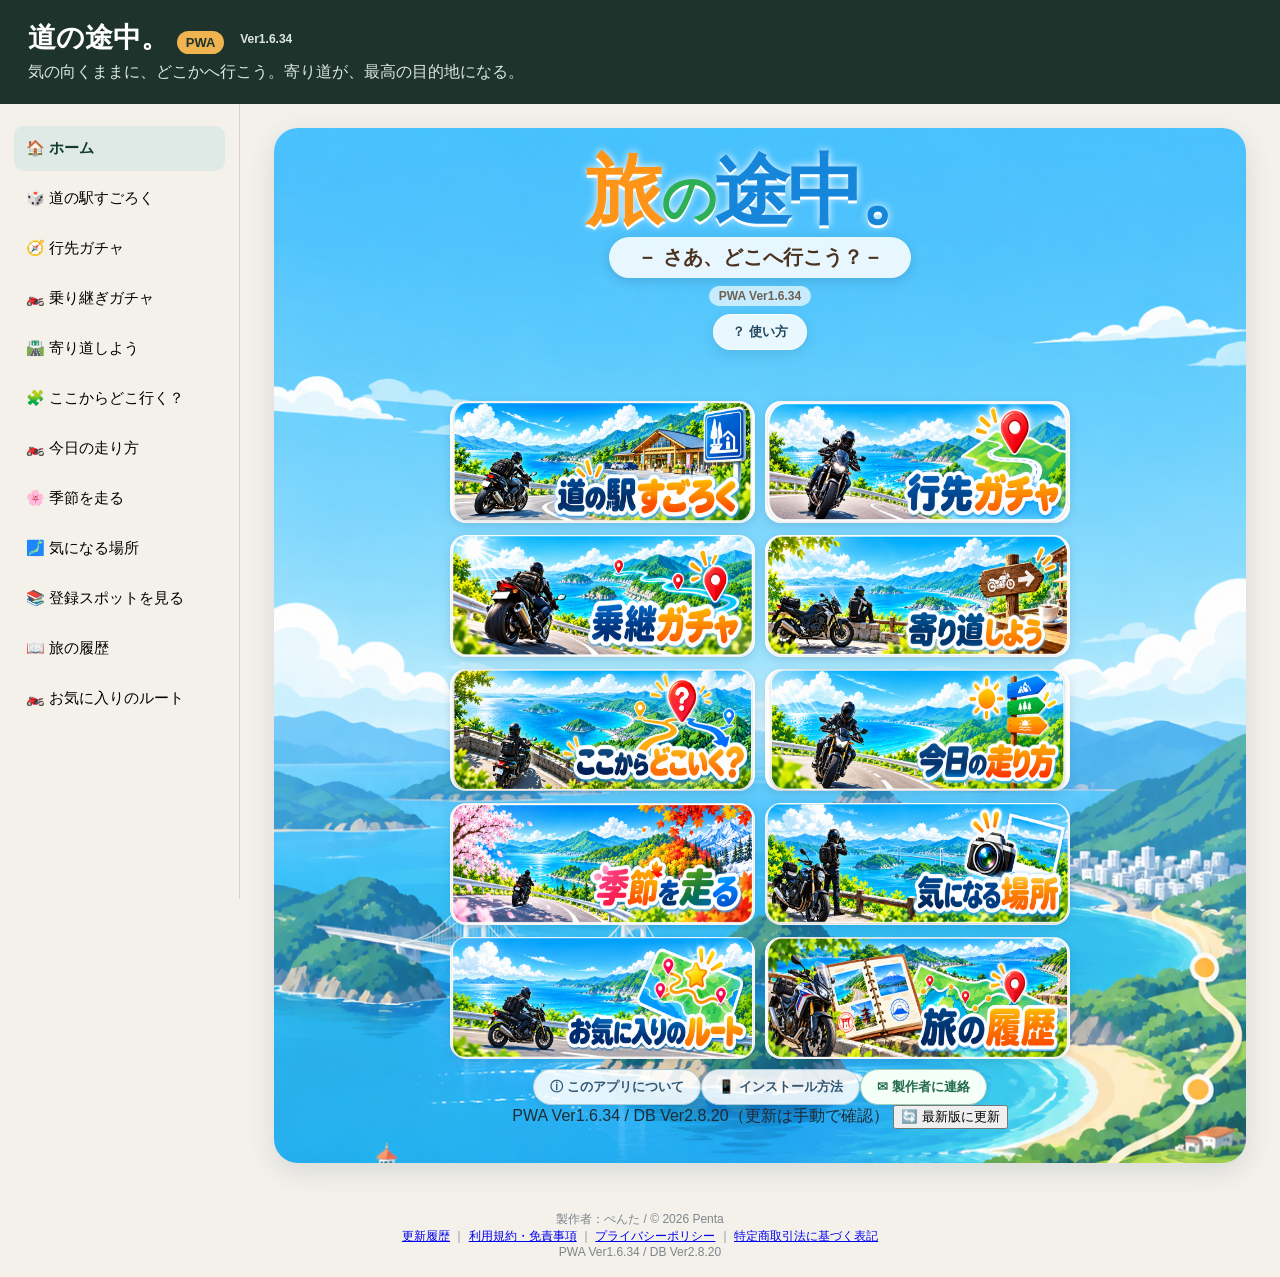
<file: index.html>
<!doctype html>
<html lang="ja">
<head>
<meta charset="utf-8">
<meta name="viewport" content="width=device-width,initial-scale=1,viewport-fit=cover,user-scalable=no">
<title>道の途中。 PWA</title>
<meta name="theme-color" content="#f7fbff">
<meta name="apple-mobile-web-app-capable" content="yes">
<meta name="apple-mobile-web-app-status-bar-style" content="default">
<meta name="apple-mobile-web-app-title" content="道の途中。">
<link rel="manifest" href="manifest.webmanifest?v=1.6.34">
<link rel="apple-touch-icon" href="icons/icon-192.png?v=1.6.34">
<link rel="stylesheet" href="style.css?v=1.6.34">
<script src="data/app_data.js"></script>
<script src="data/road_summaries_chugoku.js?v=1.6.34"></script>
<script src="data/road_summaries_shikoku.js?v=1.6.34"></script>
<script src="data/road_summaries_kyushu_okinawa.js?v=1.6.34"></script>
<script src="data/road_summaries_kinki.js?v=1.6.34"></script>
<script src="data/road_summaries_chubu.js?v=1.6.34"></script>
<script src="data/road_summaries_kanto.js?v=1.6.34"></script>
<script src="data/road_summaries_tohoku.js?v=1.6.34"></script>
<script src="data/road_summaries_hokkaido.js?v=1.6.34"></script>
<script src="data/road_summaries_final.js?v=1.6.34"></script>
<script src="data/spot_overrides.js?v=1.6.34"></script>
<script src="data/riders_cafes.js?v=1.6.34"></script>
<script src="data/riders_cafes_public_additions.js?v=1.6.34"></script>
</head>
<body class="pwa-starting">
<div id="pwaStartupGate" class="pwa-startup-gate" role="status" aria-live="polite">
  <div class="pwa-startup-card">
    <div class="pwa-startup-spinner" aria-hidden="true"></div>
    <b>最新版を確認しています…</b>
    <span id="pwaStartupText">PWA本体とデータベースを確認中</span>
  </div>
</div>
<header class="topbar">
<div class="brand"><h1>道の途中。 <span>PWA</span> <small class="version-tag">Ver1.6.34</small></h1><p>気の向くままに、どこかへ行こう。寄り道が、最高の目的地になる。</p></div>
</header>
<div class="shell">
<nav class="side" id="sideNav">
  <button data-view="home" class="active">🏠 ホーム</button>
  <button data-view="sug">🎲 道の駅すごろく</button>
  <button data-view="dest">🧭 行先ガチャ</button>
  <button data-view="relay">🏍️ 乗り継ぎガチャ</button>
  <button data-view="detour">🛣️ 寄り道しよう</button>
  <button data-view="nearby">🧩 ここからどこ行く？</button>
  <button data-view="ride">🏍️ 今日の走り方</button>
  <button data-view="season">🌸 季節を走る</button>
  <button data-view="interest">🗾 気になる場所</button>
  <button data-view="browse">📚 登録スポットを見る</button>
  <button data-view="trip">📖 旅の履歴</button>
  <button data-view="favorites">🏍️ お気に入りのルート</button>
</nav>
<main>
<section id="home" class="view active">
  <div class="home-stage">
    <div class="home-title" aria-label="旅の途中。"><span class="home-title-trip">旅</span><span class="home-title-no">の</span><span class="home-title-way">途中。</span></div>
    <div class="home-tagline">－ さあ、どこへ行こう？－</div>
    <div class="home-version">PWA Ver1.6.34</div>
    <button type="button" class="home-usage-button" onclick="openUsageGuide()">？ 使い方</button>
    <div class="home-spacer" aria-hidden="true"></div>
    <div class="home-image-grid">
      <button class="home-img-button home-sprite home-sprite-sug" type="button" onclick="showView('sug')" aria-label="道の駅すごろく"></button>
      <button class="home-img-button home-sprite home-sprite-dest" type="button" onclick="showView('dest')" aria-label="行き先ガチャ"></button>
      <button class="home-img-button home-sprite home-sprite-relay" type="button" onclick="showView('relay')" aria-label="乗継ガチャ"></button>
      <button class="home-img-button home-sprite home-sprite-detour" type="button" onclick="showView('detour')" aria-label="寄り道しよう"></button>
      <button class="home-img-button home-sprite home-sprite-nearby" type="button" onclick="showView('nearby')" aria-label="ここからどこいく？"></button>
      <button class="home-img-button home-sprite home-sprite-ride" type="button" onclick="showView('ride')" aria-label="今日の走り方"></button>
      <button class="home-img-button home-sprite home-sprite-season" type="button" onclick="showView('season')" aria-label="季節を走る"></button>
      <button class="home-img-button home-sprite home-sprite-interest" type="button" onclick="showView('interest')" aria-label="気になる場所"></button>
      <button class="home-img-button home-sprite home-sprite-saved" type="button" onclick="showView('favorites')" aria-label="お気に入りのルート"></button>
      <button class="home-img-button home-sprite home-sprite-history" type="button" onclick="showView('trip')" aria-label="旅の履歴"></button>
    </div>
    <div class="home-about-row"><button type="button" onclick="openAbout()">ⓘ このアプリについて</button><button type="button" id="installGuideButton" onclick="location.href='install.html'">📱 インストール方法</button><button type="button" class="contact-open-btn" onclick="openContact()">✉ 製作者に連絡</button></div>
    <div class="pwa-update-panel" id="pwaUpdatePanel">
      <span id="pwaDbStatus">更新確認中…</span>
      <button type="button" id="pwaUpdateButton" onclick="updateEverything(true)">🔄 最新版に更新</button>
    </div>
  </div>
</section>

<section id="sug" class="view"><div class="screen-card menu-sug">
  <div class="screen-title-card"><h2>🎲  道の駅すごろく</h2><button class="screen-close" onclick="showView('home')">×</button></div>
  <div class="screen-body"><div id="sugStart"></div>
    <div class="choice-section"><h3>📏 ゴールまでの目安直線距離</h3><select id="sugRadius" class="logic-control"><option selected>50</option><option>100</option><option>150</option><option>200</option><option>300</option><option>500</option></select><div class="choice-grid" data-target="sugRadius" data-values="50,100,150,200,300,500"></div><div class="free-number"><input id="sugRadiusFree" type="number" min="1" max="2000" placeholder="自由入力"><span>km</span></div></div>
    <div class="note">🎲 ゴールと方角はランダム。指定距離の近くから道の駅を選び、その方向へ進みます。</div>
    <div class="choice-section"><h3>🎯 立ち寄る道の駅の上限（ゴール込み）</h3><select id="sugCount" class="logic-control"><option value="0" selected>ランダム</option><option>1</option><option>2</option><option>3</option><option>4</option><option>5</option><option>6</option></select><div class="choice-grid" data-target="sugCount" data-values="0,1,2,3,4,5,6" data-labels="ランダム,1,2,3,4,5,6"></div></div>
    <div class="choice-section"><h3>🎁 ミッション</h3><input type="checkbox" id="sugMission" checked class="logic-control"><div class="toggle-choice"><button data-mission="on" class="active">あり</button><button data-mission="off">なし</button></div></div>
    <div class="note">※ 経由駅はゴール方面の±45°以内から、ゴールに近づく順に選びます。上限まで駅がなければ少ない駅数で終了します。距離は直線であり、実際の走行距離はナビで確認してください。</div><button class="primary action-main" onclick="runSugoroku()">🎲 すごろく開始！</button>
    <div id="sugResult" class="result empty">条件を設定してください。</div>
  </div></div></section>

<section id="dest" class="view"><div class="screen-card menu-dest">
  <div class="screen-title-card"><h2>📍  行先ガチャ</h2><button class="screen-close" onclick="showView('home')">×</button></div>
  <div class="screen-body"><div id="destStart"></div>
    <div class="choice-section"><h3>📏 目的地までの目安直線距離</h3><select id="destDist" class="logic-control"><option>10</option><option>20</option><option selected>30</option><option>50</option><option>80</option><option>100</option><option>150</option><option>200</option><option>300</option></select><div class="choice-grid" data-target="destDist" data-values="10,20,30,50,80,100,150,200,300"></div><div class="free-number"><input id="destDistFree" type="number" min="1" max="2000" placeholder="自由入力"><span>km</span></div></div>
    <div class="choice-section"><h3>↔ 距離の許容幅（±）</h3><select id="destTol" class="logic-control"><option>5</option><option selected>10</option><option>20</option><option>30</option></select><div class="choice-grid" data-target="destTol" data-values="5,10,20,30"></div><div class="free-number"><input id="destTolFree" type="number" min="1" max="500" placeholder="自由入力"><span>km</span></div></div>
    <div class="choice-section"><h3>✨ 雰囲気</h3><select id="destMood" class="logic-control"><option>なんでも</option><option>海</option><option>山</option><option>田舎</option><option>市街地</option><option>ランドマーク</option><option>ライダーズスポット</option></select><div class="choice-grid" data-target="destMood" data-values="なんでも,海,山,田舎,市街地,ランドマーク,ライダーズスポット" data-labels="✨ なんでも,🌊 海,⛰ 山,🌾 田舎,🏙 市街地,📍 ランドマーク,🏍️ ライダーズスポット"></div></div>
    <div class="note">※ 距離は地図上の直線距離です。実際の走行距離は道路状況やルートにより増減します。</div><button class="primary action-main" onclick="runDestination()">🎲 行先ガチャ！</button>
    <div id="destResult" class="result empty">条件を設定してください。</div>
  </div></div></section>

<section id="relay" class="view"><div class="screen-card menu-relay">
  <div class="screen-title-card"><h2>🔗  乗り継ぎガチャ</h2><button class="screen-close" onclick="showView('home')">×</button></div>
  <div class="screen-body"><div id="relayStart"></div>
    <div class="choice-section"><h3>📏 次の移動距離</h3><select id="relayDist" class="logic-control"><option>3</option><option>5</option><option selected>10</option><option>15</option><option>20</option><option>30</option><option>50</option></select><div class="choice-grid" data-target="relayDist" data-values="3,5,10,15,20,30,50"></div><div class="free-number"><input id="relayDistFree" type="number" min="1" max="500" placeholder="自由入力"><span>km</span></div></div>
    <div class="choice-section"><h3>🧭 進む方向</h3><select id="relayDir" class="logic-control"><option selected>北</option><option>東</option><option>南</option><option>西</option></select><div class="direction-grid" data-target="relayDir"><button data-value="北">↑ 北</button><button data-value="東">→ 東</button><button data-value="南">↓ 南</button><button data-value="西">← 西</button></div></div>
    <button class="primary action-main" onclick="runRelay()">🎲 次のマスを決める！</button><div id="relayResult" class="result empty">スタート地点を設定してください。</div><div id="relayHistory"></div>
  </div></div></section>

<section id="detour" class="view"><div class="screen-card menu-detour">
  <div class="screen-title-card"><h2>🛣️  寄り道しよう</h2><button class="screen-close" onclick="showView('home')">×</button></div>
  <div class="screen-body">
    <p class="lead"><b>目的地はそのまま。ちょっと道草。</b><br>道中で寄れそうな候補をまとめて表示し、必要なだけ自分で追加できます。</p>
    <div id="detourStart"></div>

    <div class="panel detour-destination-panel">
      <h3>🏁 目的地設定</h3>
      <div id="detourDestinationStatus" class="origin-status">現在：未設定</div><div id="detourLinkedNotice" class="detour-locked-note" role="status" hidden></div>
      <div class="start-simple detour-destination-actions">
        <div class="map-pick-row">
          <button class="soft start-map" type="button" onclick="chooseDetourManual();openDetourDestinationMap()">🗺 Googleマップで目的地を選ぶ</button>
          <button class="info-btn" type="button" onclick="showDetourDestinationHelp()" title="使い方">ⓘ</button>
        </div>
        <input id="detourDestinationLinkInput" class="map-link-input" type="url" inputmode="url" autocomplete="off" placeholder="PC：Google Mapsの共有URLを貼り付け">
        <button class="soft reflect-btn start-reflect" type="button" onclick="reflectDetourDestination()">🔗 URLから目的地に反映</button>
        <button class="soft" type="button" onclick="openDetourFavoritePicker()">⭐ お気に入りのルートから選ぶ</button></div>
      <div class="note">寄り道しようは目的地を決めません。自分で決めた目的地、または保存したお気に入りルートの“途中”に好きなだけ道草を追加します。寄り道は選択・追加した順番をそのまま使い、最終的な順序調整はGoogle Maps側でも行えます。</div>
    </div>

    <div class="choice-section">
      <h3>✨ どんな道草にする？</h3>
      <select id="detourGenre" class="logic-control">
        <option value="random" selected>🎲 おまかせ</option>
        <option value="view">🌄 景色を見る</option>
        <option value="sweets">🍡 甘いもの</option>
        <option value="cafe">☕ カフェ</option>
        <option value="food">🍜 ごはん</option>
        <option value="onsen">♨️ 温泉</option>
        <option value="road">🛣️ 道の駅</option>
        <option value="shrine">⛩️ 神社・寺</option>
        <option value="park">🌳 公園</option>
        <option value="unusual">👀 ちょっと変なもの</option>
        <option value="season">🌸 季節を感じる</option>
        <option value="riders_cafe">🏍️ ライダーズスポット</option>
      </select>
      <div class="choice-grid detour-genre-grid" data-target="detourGenre" data-values="random,view,sweets,cafe,food,onsen,road,shrine,park,unusual,season,riders_cafe" data-labels="🎲 おまかせ,🌄 景色,🍡 甘味,☕ カフェ,🍜 ごはん,♨️ 温泉,🛣 道の駅,⛩ 神社寺,🌳 公園,👀 珍スポット,🌸 季節,🏍️ ライダーズスポット"></div>
    </div>

    <div class="choice-section">
      <h3>📍 どこを基準に探す？</h3>
      <select id="detourAnchor" class="logic-control">
        <option value="start" selected>スタート地点</option>
        <option value="destination">目的地</option>
      </select>
      <div class="choice-grid" data-target="detourAnchor" data-values="start,destination" data-labels="📍 スタート地点,🏁 目的地"></div>
    </div>

    <div class="choice-section">
      <h3>📏 そこから何km以内？</h3>
      <select id="detourRadius" class="logic-control">
        <option>3</option><option>5</option><option selected>10</option><option>20</option><option>30</option>
      </select>
      <div class="choice-grid" data-target="detourRadius" data-values="3,5,10,20,30"></div>
      <div class="free-number"><input id="detourRadiusFree" type="number" min="1" max="200" placeholder="自由入力"><span>km</span></div>
    </div>

    <button class="primary action-main" type="button" onclick="runDetourGacha()">🔎 寄り道候補を見る</button>
    <div id="detourResult" class="result empty">出発地と最終目的地を設定してください。</div><div class="panel"><h3>🏍️ ツーリング計画と連携</h3><p class="note">「今日の走り方」から来た場合、選んだ寄り道を計画へ持ち帰って保存できます。</p><button class="primary full" type="button" onclick="tourImportFromDetour()">↩️ 寄り道を計画に反映して戻る</button></div>
  </div>
</div></section>

<section id="ride" class="view"><div class="screen-card menu-ride"><div class="screen-title-card"><h2>🏍️ 今日の走り方・ツーリング計画</h2><button class="screen-close" onclick="showView('home')">×</button></div><div class="screen-body">
<p class="lead">出発地と距離を決めたら、候補を選んで寄り道を追加。上から順に進めるよ。</p>
<nav class="tour-flow" aria-label="ツーリング計画の手順"><span>① 出発</span><span>② 条件</span><span>③ 行き先</span><span>④ 寄り道</span><span>⑤ 仕上げ</span></nav>
<div class="tour-step-head"><span class="tour-step-number">1</span><div><h3>出発地点</h3><p>まず、どこから走り出す？</p></div></div>
<div id="rideStart"><div class="panel start-panel"><h3>📍 スタート地点</h3><div class="origin-status" id="rideOrigin">現在：未設定</div><div class="start-simple"><button class="soft start-current" onclick="useCurrent('ride')">◎ 現在地を使う</button><button class="soft start-station" onclick="stationPicker('ride')">🚉 駅を選ぶ</button><div class="map-pick-row"><button class="soft start-map" onclick="openStartMap('ride')">🗺 Googleマップでスタート地点を選ぶ</button><button class="info-btn" onclick="showMapStartHelp()" title="使い方">ⓘ</button></div><button class="soft reflect-btn start-reflect" onclick="reflectMapLink('ride')">🔗 コピーしたリンクを反映</button></div></div></div>

    
<div id="tourFilters" class="panel form-grid tour-stage-card"><div class="tour-step-head full"><span class="tour-step-number">2</span><div><h3>行き先を探す条件</h3><p>変更すると下の候補が自動で切り替わるよ</p></div></div>
<label>目標直線距離（km）<input id="tourDistance" type="number" min="1" max="1000" value="100"></label>
<label>許容距離 ±（km）<input id="tourTolerance" type="number" min="0" max="300" value="20"></label>
<label>方角<select id="tourDirection"><option value="all">🎲 全方角</option><option value="north">⬆️ 北（北北西〜北北東）</option><option value="east">➡️ 東（東北東〜東南東）</option><option value="south">⬇️ 南（南南東〜南南西）</option><option value="west">⬅️ 西（西南西〜西北西）</option></select></label>
<label>スポット区分<select id="tourGroup" onchange="tourGroupChanged()"><option value="all">すべて</option><option value="road">道の駅（全部）</option><option value="roadEvent">道の駅（イベント）</option><option value="A">定番スポット</option><option value="B">寄り道スポット</option><option value="riders">ライダーズスポット</option></select></label>
<label>スポットカテゴリ<select id="tourCategory"><option value="">すべて</option></select></label></div>
<div id="tourCandidates" class="panel form-grid tour-stage-card">
  <div class="tour-step-head full"><span class="tour-step-number">3</span><div><h3>目標地点を選ぶ</h3><p>距離と方角に合う候補から選択</p></div></div>
  <div id="tourCandidateCount" class="tour-result-count full" role="status" aria-live="polite"></div>
  <div id="tourCandidatePicker" class="full form-grid">
    <label class="full">目標地点の候補<select id="tourTargetSelect"><option value="">出発地点と条件を設定してください</option></select></label>
    <button type="button" class="soft full tour-action tour-action-select" onclick="tourChooseSelected()">🎯 この地点を目標に登録</button>
  </div>
  <div class="tour-selected full" aria-live="polite">
    <div id="tourTargetNotice" class="note" role="status">目標地点はまだ設定されていません。</div>
    <div id="tourTargetEventNotice" class="note" role="status" hidden></div>
    <button id="tourTargetMapBtn" type="button" class="soft tour-action tour-action-map" onclick="tourPreviewRoute(false)" hidden>🗺️ 目標までのルートをGoogleマップで確認</button>
  </div>
  <div id="tourEventsBox" class="tour-event-section full" hidden>
    <button id="tourEventListBtn" type="button" class="soft tour-action tour-action-filter" onclick="tourToggleEventList()" aria-expanded="false" aria-controls="tourEventList">📅 条件内の開催イベントを詳しく見る</button>
    <div id="tourEventList" class="tour-event-results" hidden></div>
    <p class="note">※イベント情報は収集できる範囲で掲載しています。情報の取得が難しい道の駅や、掲載できないイベントもありますのでご了承ください。最新の開催情報は各施設の公式案内をご確認ください。</p>
    <details id="tourEventSettings" class="tour-event-settings">
      <summary>🔄 イベント情報の更新・取得状況</summary>
      <div id="tourEventStatus" class="note" role="status" aria-live="polite">未取得 / 登録 0件</div>
      <button id="tourEventUpdateBtn" type="button" class="soft tour-action tour-action-filter" onclick="tourUpdateRoadEvents()">🔄 イベント情報を更新</button>
      <p class="note">イベント情報は端末に保存され、アプリの更新とは別に管理されます。</p>
    </details>
  </div>
</div>
<div id="tourNearPanel" class="panel form-grid tour-stage-card">
  <div class="tour-step-head full"><span class="tour-step-number">4</span><div><h3>寄り道を追加</h3><p>目標地点から近い場所を最大2か所まで</p></div></div>
<label>検索半径（直線km）<input id="tourRadius" type="number" value="20" min="0" max="300"></label>
<label>スポット区分<select id="tourNearGroup" onchange="tourNearGroupChanged()"><option value="all">すべて</option><option value="road">道の駅</option><option value="A">定番スポット</option><option value="B">寄り道スポット</option><option value="riders">ライダーズスポット</option></select></label><label>スポットカテゴリ<select id="tourNearCategory"><option value="">すべて</option></select></label><label class="full">追加登録地点の候補<select id="tourNearSelect"><option value="">目標地点を設定すると候補が表示されます</option></select></label><button type="button" class="soft full tour-action tour-action-select" onclick="tourAddNearbySelected()">＋ 選択した地点を追加</button><div id="tourNearCount" class="note full" role="status" aria-live="polite"></div><div class="note full">目標地点1件＋追加地点2件まで。登録順でGoogleマップへ送るよ。</div></div>
<div id="tourFinish" class="panel form-grid tour-stage-card">
  <div class="tour-step-head full"><span class="tour-step-number">5</span><div><h3>帰着・ルート確認・保存</h3><p>走り方を確認して完成！</p></div></div>
  <h4 class="full tour-section-subhead">🏠 帰着地点</h4>
<label class="full tour-return-same"><input id="tourReturnSame" type="checkbox" checked onchange="tourReturnChanged()"> 出発地点と同じ</label>
<div class="full" id="tourReturnExtra" hidden>
<div class="panel start-panel"><h3>📍 帰着地点を指定</h3><div class="origin-status" id="tourReturnOrigin">現在：未設定</div>
<div class="start-simple">
<button type="button" class="soft start-current" onclick="useCurrent('tourReturn')">◎ 現在地を使う</button>
<button type="button" class="soft start-station" onclick="stationPicker('tourReturn')">🚉 駅を選ぶ</button>
<div class="map-pick-row"><button type="button" class="soft start-map" onclick="openStartMap('tourReturn')">🗺 Googleマップで帰着地点を選ぶ</button><button type="button" class="info-btn" onclick="showMapStartHelp()" title="使い方">ⓘ</button></div>
<input id="tourReturnMapLinkInput" class="map-link-input" type="url" inputmode="url" autocomplete="off" placeholder="PC：Google Mapsの共有URLを貼り付け">
<button type="button" class="soft reflect-btn start-reflect" onclick="reflectMapLink('tourReturn')">🔗 URLから帰着地点に反映</button>
</div></div>
<label class="full">または場所名・住所を指定<input id="tourReturnName" placeholder="例：広島駅"></label>
</div>
<label>車両区分<select id="tourVehicle"><option value="125">125cc以下（高速・有料を回避）</option><option value="250" selected>250cc以上（高速・有料も可）</option></select></label></div>
<div class="panel tour-plan-summary"><h3>🧭 計画した地点</h3><div id="tourPlanState"></div></div>
<button class="primary action-main tour-action tour-route-final" onclick="tourOpenMaps()">🗺️ Googleマップでルートを確認</button>
<div class="panel"><h3>📋 地点データをほかのナビへ</h3><p class="note">出発地 → 目標地点 → 寄り道 → 帰着地点を順番にコピー・共有します。経路そのものは送らず、受け取ったアプリ側で計算します。座標を持つ地点だけ対応します。</p><div class="actions"><button type="button" class="soft" onclick="tourCopyRoutePoints()">📋 地点データをコピー</button><button type="button" class="soft" onclick="tourShareRoutePoints()">📤 地点データを共有</button></div><p class="note">BikeNavigator連携形式：BIKENAV-ROUTE/1。その他のナビは、上のGoogleマップ用ボタンを利用してね。</p></div>
<div class="panel form-grid"><h3 class="full">💾 ツーリング計画を保存</h3><label class="full">計画名<input id="tourPlanName" placeholder="例：週末の山方面ツーリング"></label><button type="button" class="soft tour-action tour-action-save" onclick="tourSavePlan()">💾 保存・上書き</button><button type="button" class="soft tour-action tour-action-save" onclick="tourSavePlanAs()">📑 別名で保存</button><label class="full">保存した計画<select id="tourSavedPlans"><option value="">保存した計画を選択</option></select></label><button type="button" class="soft tour-action tour-action-select" onclick="tourLoadSelected()">📂 読み込む</button><button type="button" class="soft tour-action tour-action-danger" onclick="tourDeleteSelected()">🗑 削除</button><button type="button" class="primary full tour-action tour-action-main" onclick="tourSendToDetour()">🛣️ この計画で「寄り道しよう」へ</button></div>
<div class="note">距離は候補を探す直線距離。実走行距離・フェリー・通行規制・経由地の順序はGoogleマップで確認・調整してね。125cc以下の回避指定は通行可能性を保証しないよ。</div>
</div></div></section>

<section id="season" class="view"><div class="screen-card menu-season">
  <div class="screen-title-card"><h2>🌸  季節を走る</h2><button class="screen-close" onclick="showView('home')">×</button></div>
  <div class="screen-body"><div id="seasonStart"></div>
    <div class="choice-section"><h3>🌼 どの季節の景色を探す？</h3><select id="seasonSelect" class="logic-control"><option value="auto">今の季節（自動）</option><option>春</option><option>夏</option><option>秋</option><option>冬</option></select><div class="choice-grid season-grid" data-target="seasonSelect" data-values="auto,春,夏,秋,冬" data-labels="今の季節（自動）,🌸 春,☀ 夏,🍁 秋,❄ 冬"></div></div>
    <div class="choice-section"><h3>📏 最大直線距離</h3><select id="seasonRadius" class="logic-control"><option>50</option><option selected>100</option><option>150</option><option>200</option><option>300</option><option>500</option></select><div class="choice-grid" data-target="seasonRadius" data-values="50,100,150,200,300,500"></div><div class="free-number"><input id="seasonRadiusFree" type="number" min="1" max="2000" placeholder="自由入力"><span>km</span></div></div>
    <div class="note">※ 距離は地図上の直線距離です。実際の走行距離は道路状況やルートにより増減します。</div><button class="primary action-main" onclick="runSeason()">✨ この条件で季節の候補を見る</button><div id="seasonResult" class="spot-grid"></div>
  </div></div></section>

<section id="nearby" class="view"><div class="screen-card menu-nearby">
  <div class="screen-title-card"><h2>🧭  ここからどこ行く？</h2><button class="screen-close" onclick="showView('home')">×</button></div>
  <div class="screen-body"><div id="nearbyStart"></div>
    <div class="choice-section"><h3>📏 どのくらい先まで行く？</h3><select id="nearbyDist" class="logic-control"><option>20</option><option>30</option><option selected>50</option><option>80</option><option>100</option><option>150</option><option>200</option><option>300</option></select><div class="choice-grid" data-target="nearbyDist" data-values="20,30,50,80,100,150,200,300"></div><div class="free-number"><input id="nearbyDistFree" type="number" min="1" max="2000" placeholder="自由入力"><span>km</span></div></div>
    <div class="choice-section"><h3>🎯 何を探す？</h3><select id="nearbyType" class="logic-control"><option value="all">すべて（道の駅＋定番＋寄り道）</option><option value="road">道の駅</option><option value="A">定番スポット</option><option value="B">寄り道スポット</option><option value="cafe">ライダーズスポット</option></select><div class="choice-grid" data-target="nearbyType" data-values="all,road,A,B,cafe" data-labels="✨ すべて,🎲 道の駅,⭐ 定番,🌿 寄り道,🏍️ ライダーズスポット"></div></div>
    <div class="note">距離の許容幅は ±10km。距離は抽出用の目安です。</div><button class="primary action-main" onclick="runNearby()">🧭 この条件で探す</button><div id="nearbyResult" class="spot-grid"></div>
  </div></div></section>

<section id="interest" class="view"><div class="screen-card menu-interest">
  <div class="screen-title-card"><h2>🗾  気になる場所</h2><button class="screen-close" onclick="showView('home')">×</button></div>
  <div class="screen-body"><p class="lead">県やカテゴリから、ふらっと行ってみたい場所を眺めます。</p><div class="panel form-grid">
    <label>都道府県<select id="interestPref"></select></label><button type="button" id="interestCurrentPrefBtn" class="soft" onclick="selectInterestCurrentPref()">📍 現在地の県を選択</button><label>スポット区分<select id="interestType" onchange="syncInterestFeature()"><option value="all">なんでも</option><option value="road">道の駅</option><option value="roadEvent">📅 道の駅（イベント開催）</option><option value="A">定番スポット</option><option value="B">寄り道スポット</option><option value="cafe">ライダーズスポット</option></select></label><label id="interestFeatureLabel">カテゴリ<select id="interestFeature" onchange="syncRidersCategory()"></select></label><label id="interestRiderDetailLabel" hidden>追加条件<select id="interestRiderDetail"></select></label><button class="primary full" onclick="runInterest()">候補を見る</button>
  </div><div id="interestEventsTools" class="interest-events-tools panel" hidden><div class="interest-events-head"><strong>📅 道の駅のイベント情報</strong><span id="interestEventCacheStatus" class="note" role="status">情報を確認中</span></div><p class="note">選んだ都道府県で、開催終了前のイベントがある道の駅を表示します。開催日・内容・公式案内を確認できるよ。</p><p class="note">※イベント情報は収集できる範囲で掲載しています。情報の取得が難しい道の駅や、掲載できないイベントもありますのでご了承ください。最新の開催情報は各施設の公式案内をご確認ください。</p><label class="full">イベントの並び順<select id="interestEventSort"><option value="weekend">今日・今週末を優先</option><option value="date">開催日が近い順</option><option value="distance">現在地に近い順（位置情報が必要）</option></select></label><button id="interestApplyEventSort" class="soft interest-event-refresh" type="button" onclick="interestChooseEventSort()">🔃 並び順を変更</button><span id="interestEventSortStatus" class="note" role="status"></span><button id="interestEventUpdateBtn" class="soft interest-event-refresh" type="button" onclick="updateInterestRoadEvents()">🔄 イベント情報を更新</button></div><div id="interestResult" class="spot-grid"></div></div></div></section>

<section id="trip" class="view"><div class="screen-card menu-trip">
  <div class="screen-title-card"><h2>📖  旅の履歴</h2><button class="screen-close" onclick="showView('home')">×</button></div>
  <div class="screen-body">
    <p class="lead">いまいる場所や、訪れた登録地点に記録とメモを残します。履歴・メモはこの端末内に保存されます。</p>
    <div class="panel trip-current-panel">
      <h3>📍 いまいる場所を記録</h3>
      <p class="meta">現在地から300m以内の登録地点があれば候補を表示します。記録する前に地点名を確認できます。</p>
      <button type="button" class="primary trip-location-btn" onclick="checkTripCurrentLocation()">◎ 現在地を取得して記録</button>
      <div id="tripCurrentStatus" class="trip-current-status">現在地はまだ取得していません。</div>
      <div id="tripCurrentResult"></div>
    </div>
    <div class="trip-history-heading"><h3>これまでの記録</h3><span id="tripHistoryCount">0地点</span></div>
    <div id="tripHistoryList"></div>
  </div>
</div></section>

<section id="favorites" class="view"><div class="screen-card menu-favorites">
  <div class="screen-title-card"><h2>🏍️  お気に入りのルート</h2><button class="screen-close" onclick="showView('home')">×</button></div><div class="screen-body"><div class="toolbar"><span>ガチャなどの保存ルート：最大20件</span><button class="danger" onclick="deleteSelectedFavorites()">選択したコースを削除</button></div><div id="favoriteList"></div><div class="panel" id="tourFavoritesPanel"><h3>🏍️ 保存したツーリング計画</h3><p class="note">「今日の走り方」で保存した計画をここから開けます。既存のお気に入りとは別に保管しています。</p><div id="tourFavoriteList"></div></div></div></div></section>

<section id="browse" class="view"><div class="viewhead"><button class="back" onclick="showView('home')">← メニューへ</button><h2>📚 登録スポットを見る</h2></div>
  <div class="panel form-grid">
    <label>都道府県<select id="browsePref"></select></label>
    <label>区分<select id="browseType"><option value="all">すべて</option><option value="road">道の駅</option><option value="A">定番スポット</option><option value="B">寄り道スポット</option></select></label>
    <label>カテゴリ<select id="browseFeature"></select></label>
    <label class="full">名称で絞り込み<input id="browseQuery" placeholder="スポット名"></label>
    <button class="primary full" onclick="runBrowse()">表示</button>
  </div><div id="browseResult" class="spot-grid"></div>
</section>
</main>
</div>
<div id="modal" class="modal hidden"><div class="modal-card"><button class="modal-close" onclick="closeModal()">×</button><div id="modalBody"></div></div></div>
<footer>製作者：ぺんた / © 2026 Penta<br><a href="history.html">更新履歴</a> ｜ <a href="terms.html">利用規約・免責事項</a> ｜ <a href="privacy.html">プライバシーポリシー</a> ｜ <a href="legal.html">特定商取引法に基づく表記</a><br><span id="footerVersion">PWA Ver1.6.34 / DB Ver2.8.20</span></footer>
<script>
(function(){
  const isStandalone = window.matchMedia('(display-mode: standalone)').matches || window.navigator.standalone === true;
  if(isStandalone){
    const b=document.getElementById('installGuideButton');
    if(b)b.style.display='none';
  }
})();
</script>
<script src="assets/home/home_sprite_0.js?v=1.6.34"></script>
<script src="assets/home/home_sprite_1.js?v=1.6.34"></script>
<script src="assets/home/home_sprite_2.js?v=1.6.34"></script>
<script src="assets/home/home_sprite_3.js?v=1.6.34"></script>
<script src="sugoroku-route.js?v=1.6.34"></script>
<script src="app.js?v=1.6.34"></script>
<script src="tour-plan.js?v=1.6.34-points1"></script>
<script src="pwa.js?v=1.6.34"></script>
<script src="compact-help.js?v=1.6.34"></script>
</body>
</html>
</file>
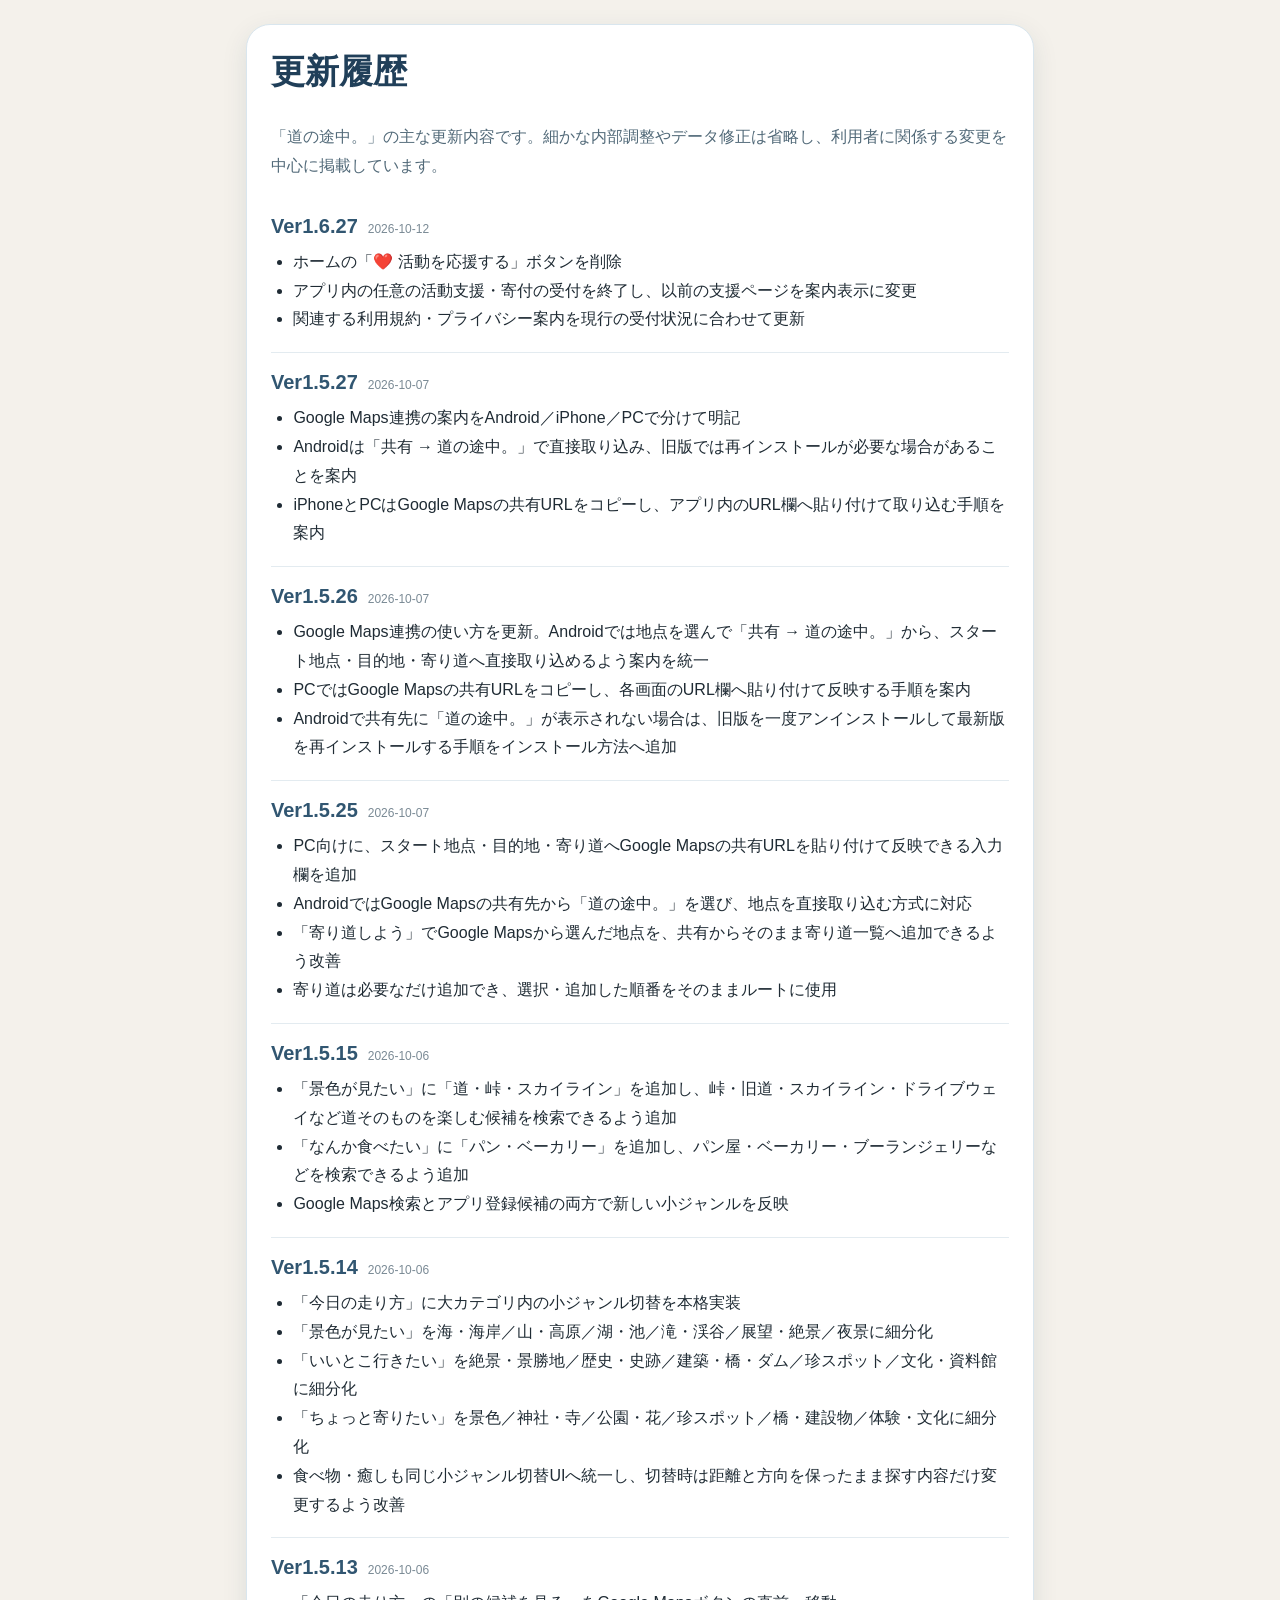
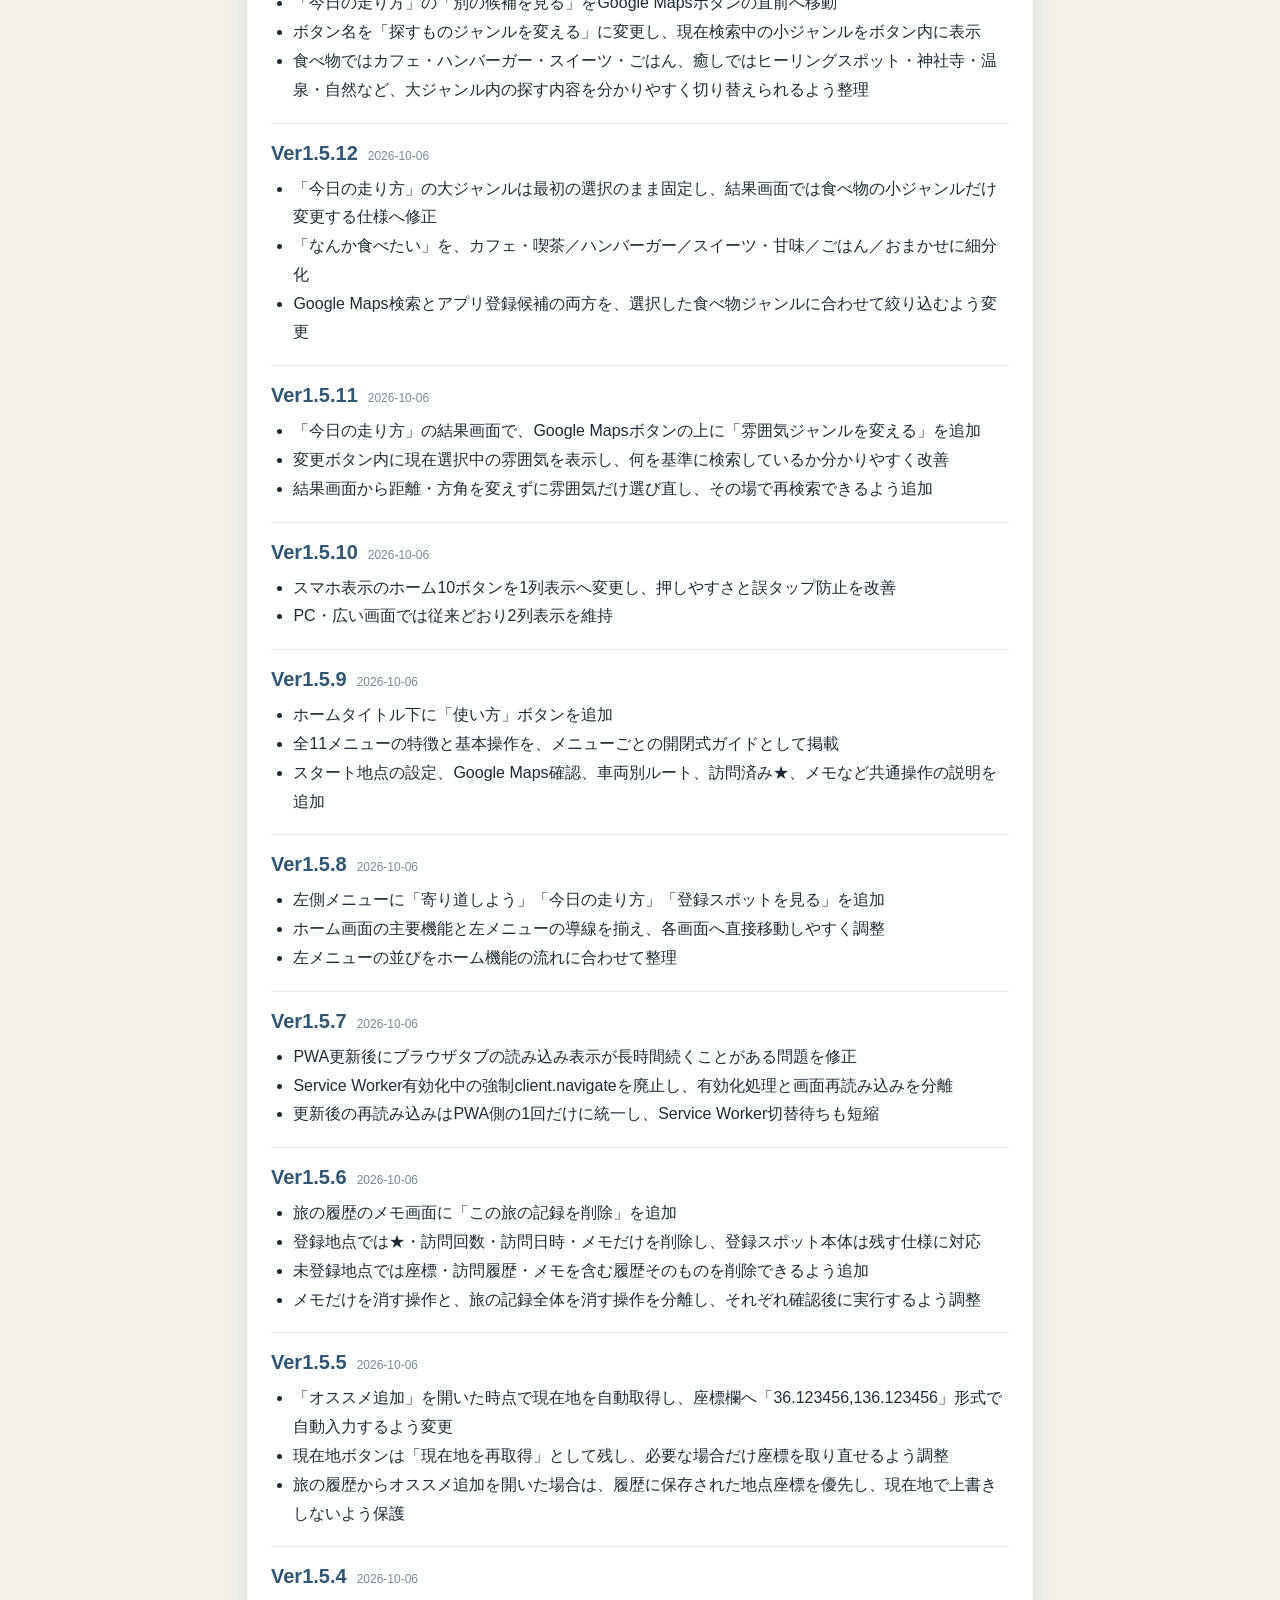
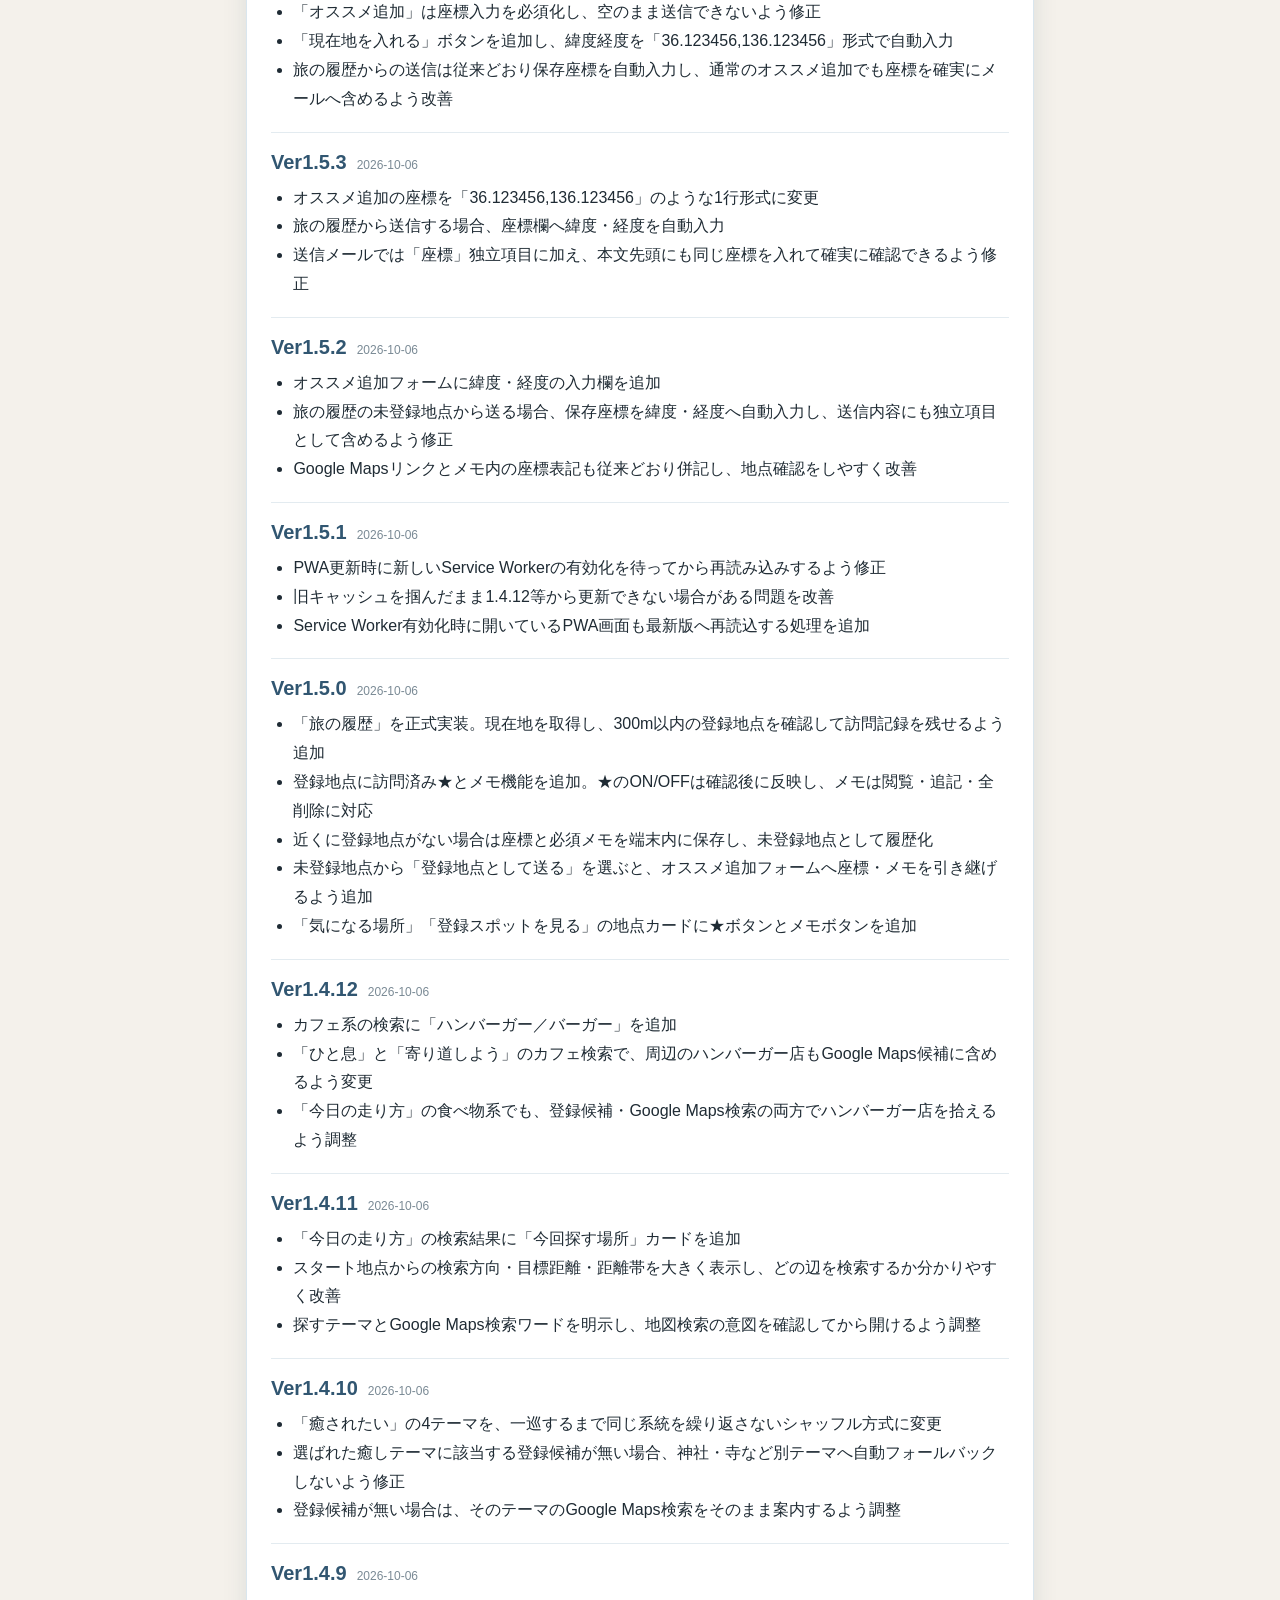
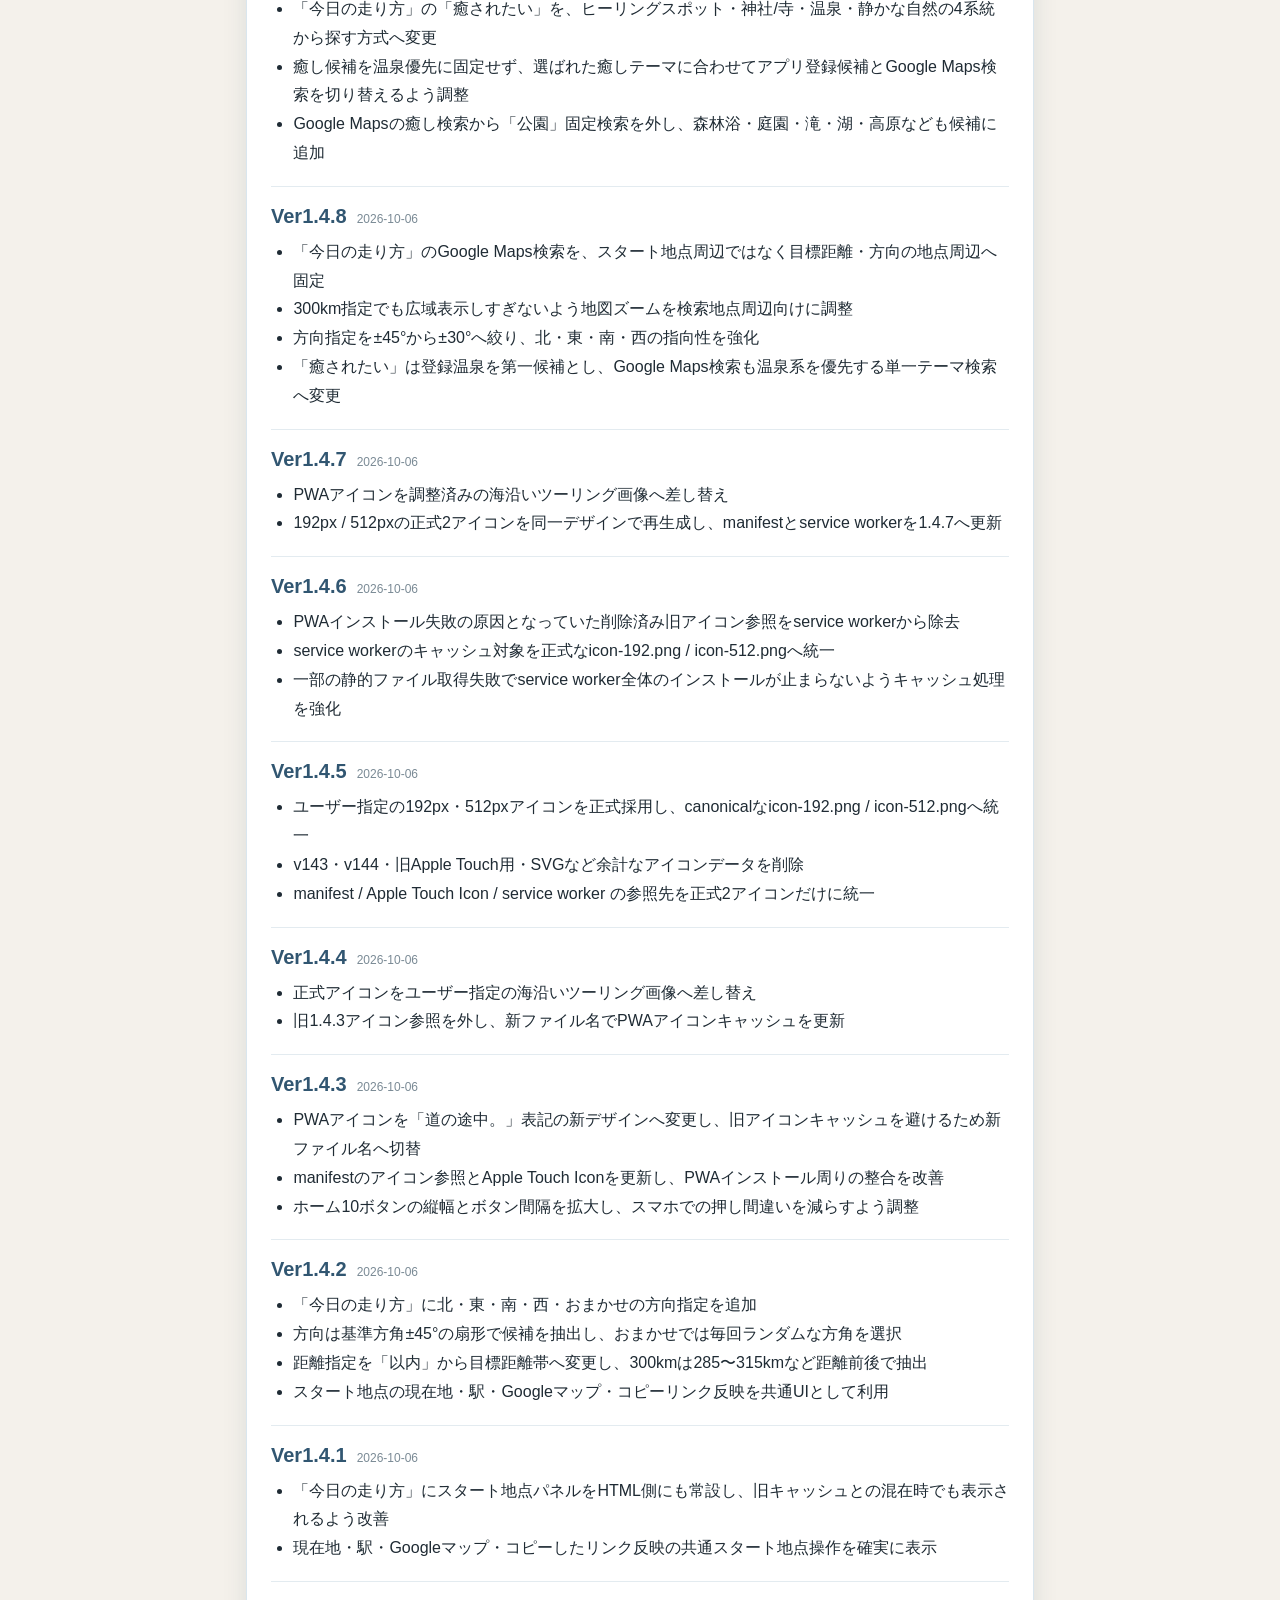
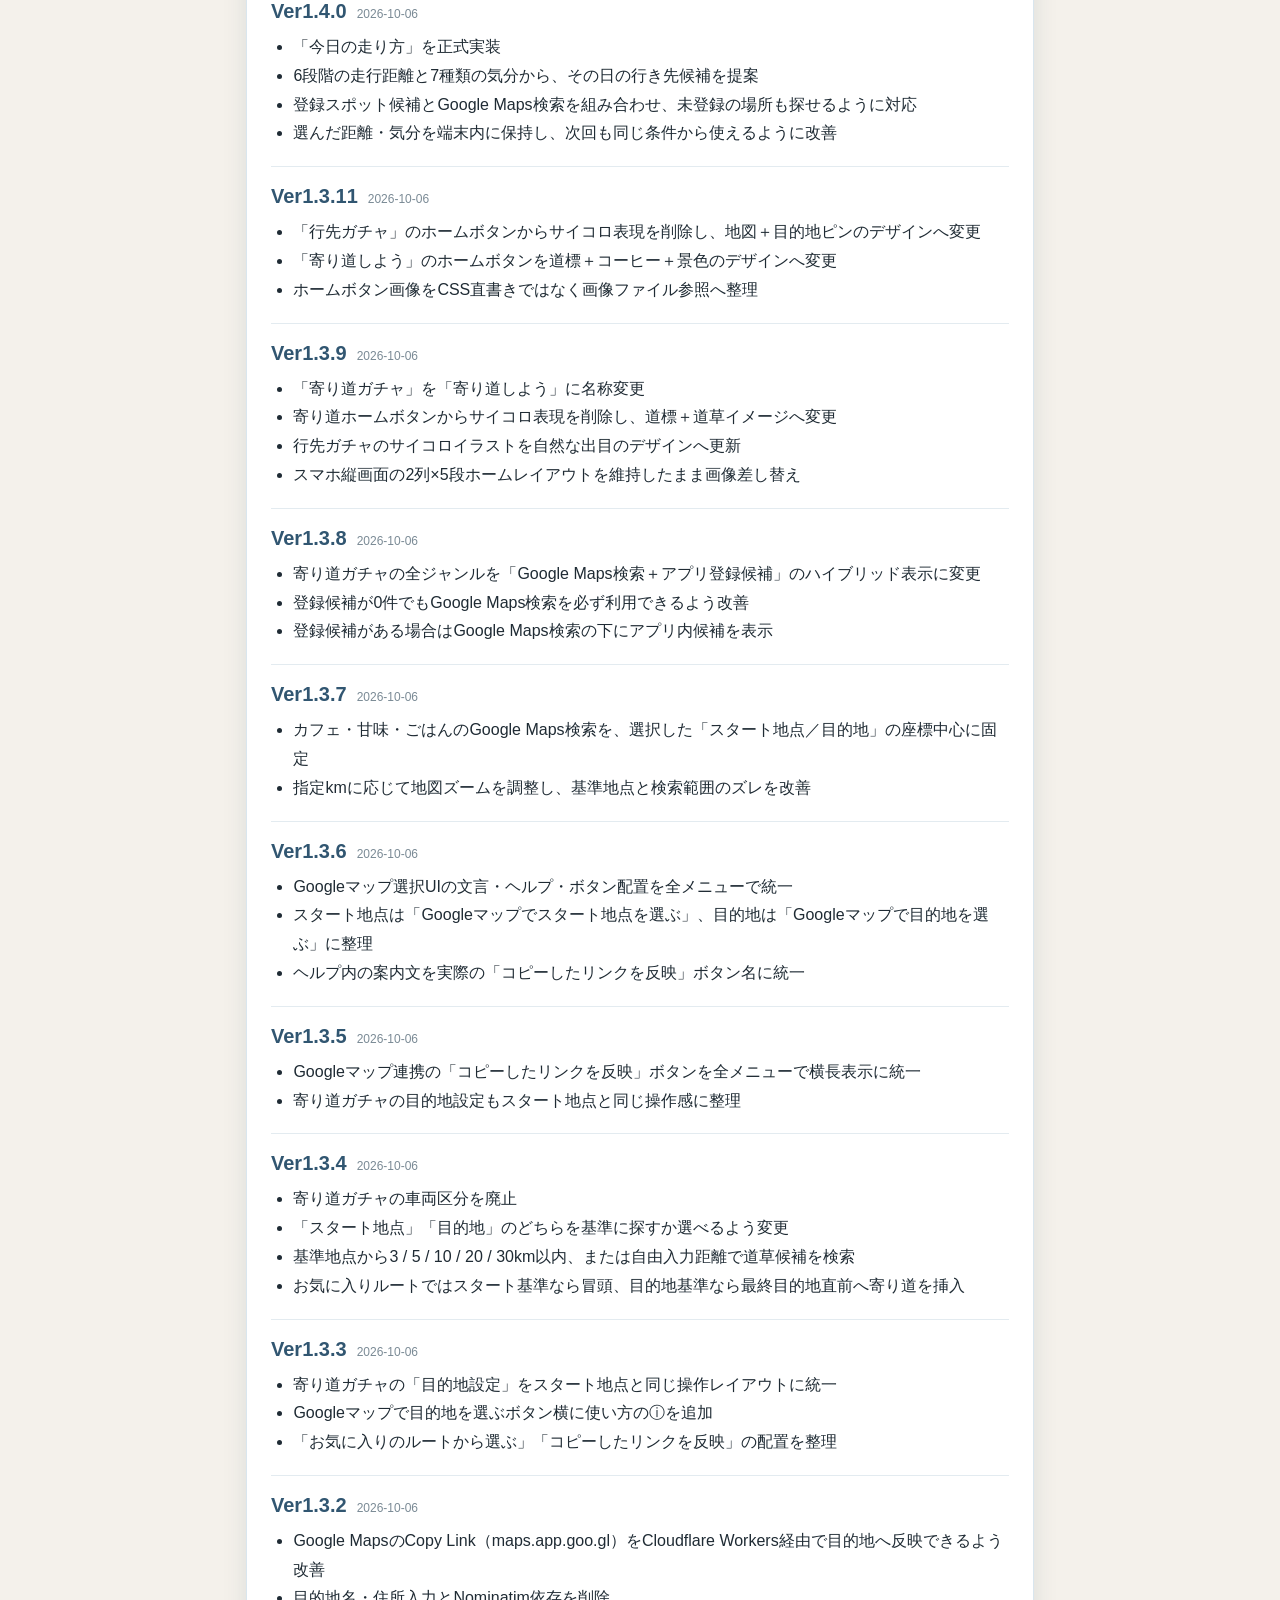
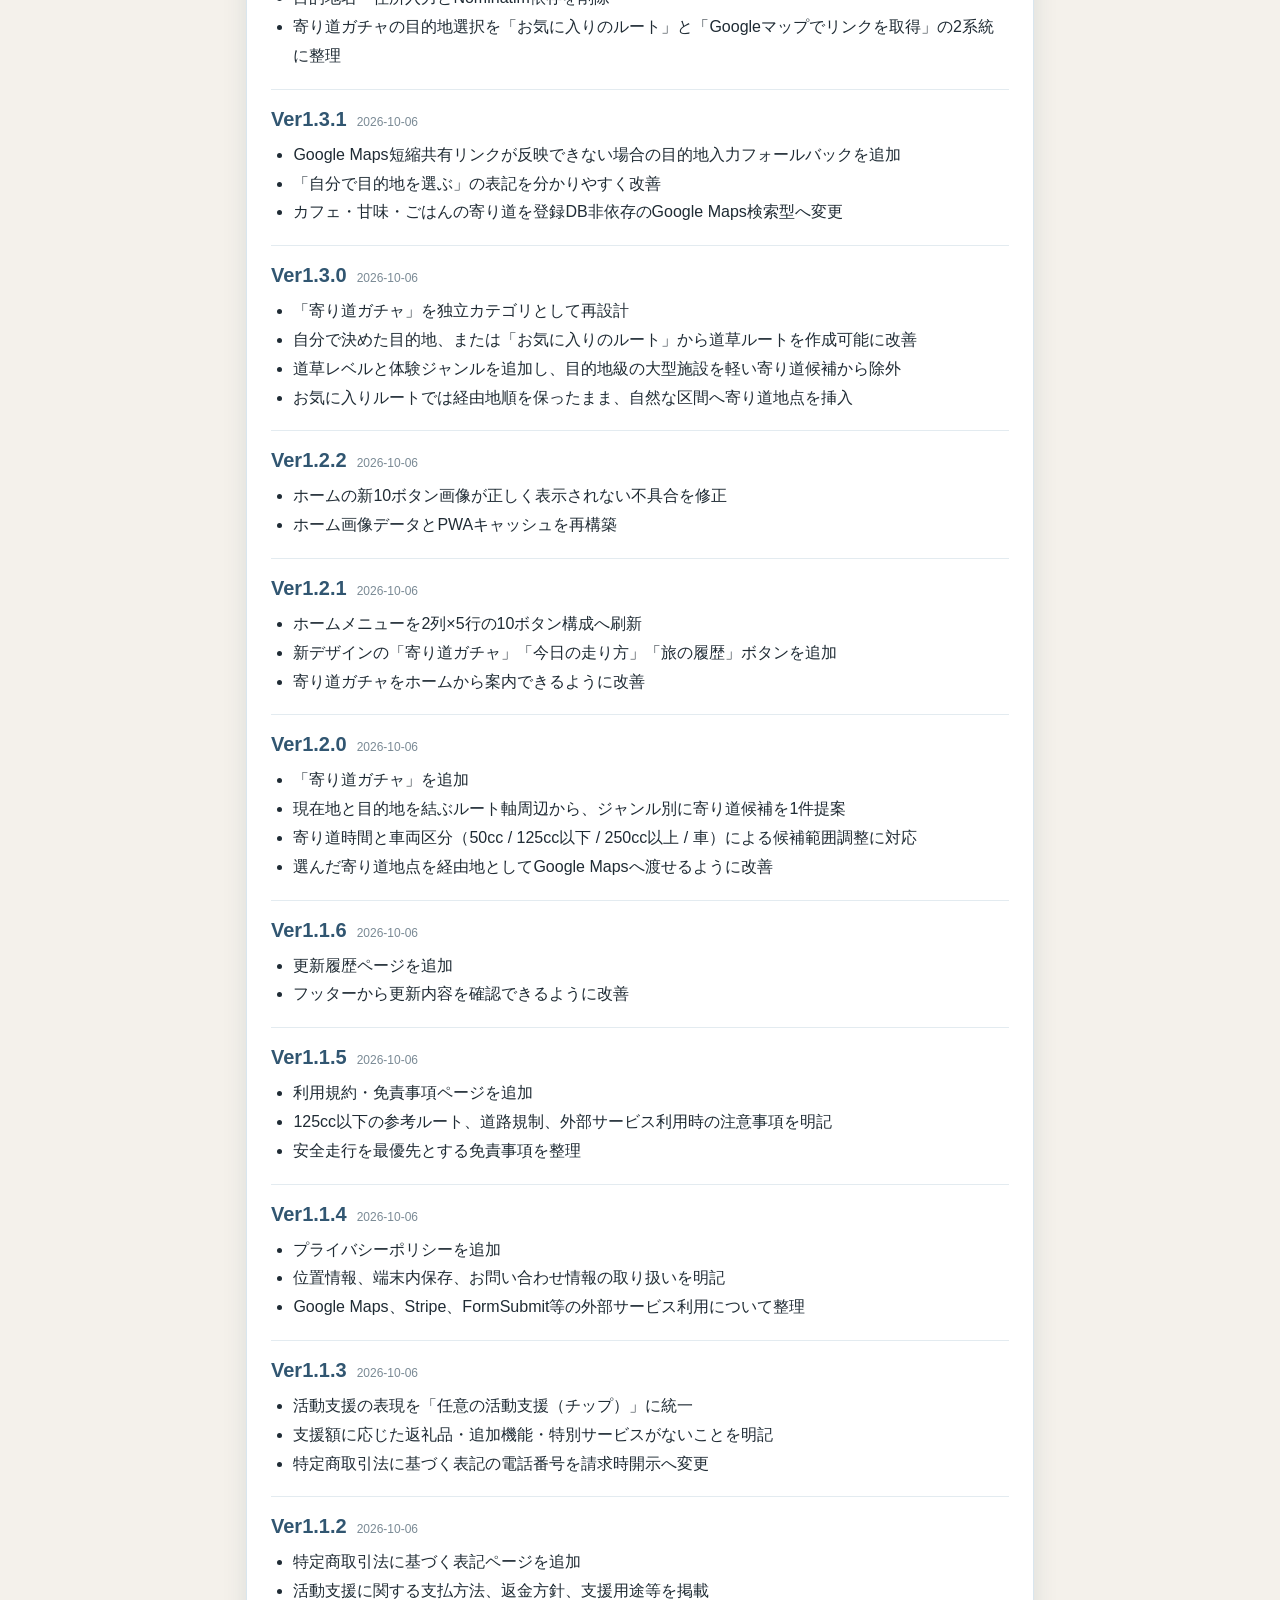
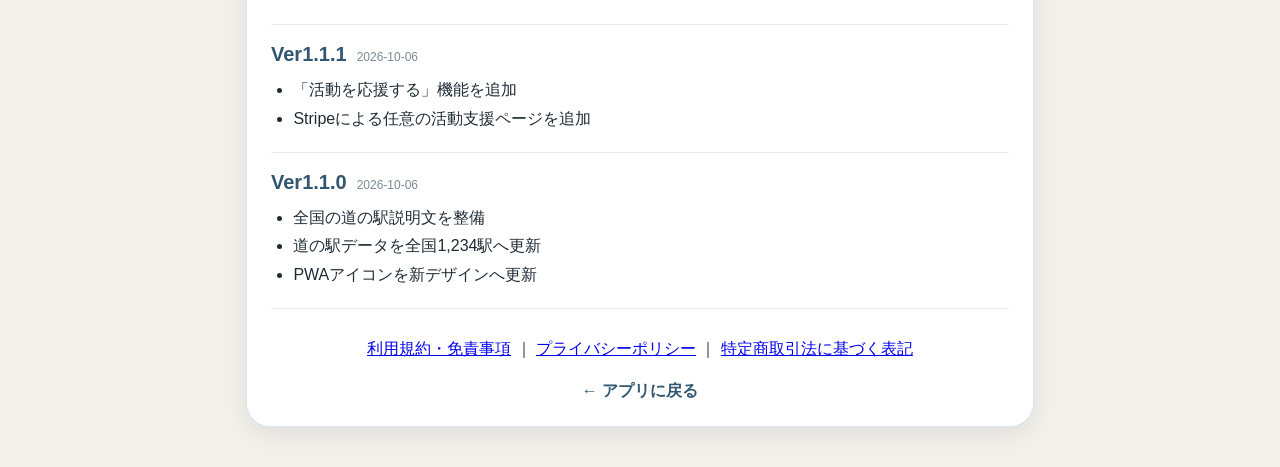
<file: history.html>
<!doctype html>
<html lang="ja">
<head>
<meta charset="utf-8">
<meta name="viewport" content="width=device-width,initial-scale=1,viewport-fit=cover">
<title>更新履歴｜道の途中。</title>
<meta name="theme-color" content="#f7fbff">
<link rel="stylesheet" href="style.css?v=1.5.15">
<style>
.history-page{max-width:820px;margin:0 auto;padding:24px 16px 40px}
.history-card{background:#fff;border:1px solid #d9e6ee;border-radius:24px;padding:24px;box-shadow:0 8px 26px #173a4f1a}
.history-card h1{margin-top:0;color:#203f59;font-size:clamp(24px,5vw,34px)}
.history-intro{line-height:1.8;color:#526a79}
.history-entry{padding:18px 0;border-bottom:1px solid #e3ebf0}
.history-entry:last-child{border-bottom:0}
.history-head{display:flex;gap:10px;align-items:baseline;flex-wrap:wrap}
.history-ver{font-size:20px;font-weight:800;color:#315671}
.history-date{font-size:12px;color:#7a8a95}
.history-entry ul{margin:10px 0 0;padding-left:1.4em;line-height:1.8}
.history-links{text-align:center;margin-top:24px;line-height:2}
.history-back{display:block;text-align:center;margin-top:16px;color:#315671;text-decoration:none;font-weight:700}
</style>
</head>
<body>
<main class="history-page">
<section class="history-card">
<h1>更新履歴</h1>
<p class="history-intro">「道の途中。」の主な更新内容です。細かな内部調整やデータ修正は省略し、利用者に関係する変更を中心に掲載しています。</p>

<div class="history-entry">
  <div class="history-head"><span class="history-ver">Ver1.6.27</span><span class="history-date">2026-10-12</span></div>
  <ul>
    <li>ホームの「❤️ 活動を応援する」ボタンを削除</li>
    <li>アプリ内の任意の活動支援・寄付の受付を終了し、以前の支援ページを案内表示に変更</li>
    <li>関連する利用規約・プライバシー案内を現行の受付状況に合わせて更新</li>
  </ul>
</div>

<div class="history-entry">
  <div class="history-head"><span class="history-ver">Ver1.5.27</span><span class="history-date">2026-10-07</span></div>
  <ul>
    <li>Google Maps連携の案内をAndroid／iPhone／PCで分けて明記</li>
    <li>Androidは「共有 → 道の途中。」で直接取り込み、旧版では再インストールが必要な場合があることを案内</li>
    <li>iPhoneとPCはGoogle Mapsの共有URLをコピーし、アプリ内のURL欄へ貼り付けて取り込む手順を案内</li>
  </ul>
</div>

<div class="history-entry">
  <div class="history-head"><span class="history-ver">Ver1.5.26</span><span class="history-date">2026-10-07</span></div>
  <ul>
    <li>Google Maps連携の使い方を更新。Androidでは地点を選んで「共有 → 道の途中。」から、スタート地点・目的地・寄り道へ直接取り込めるよう案内を統一</li>
    <li>PCではGoogle Mapsの共有URLをコピーし、各画面のURL欄へ貼り付けて反映する手順を案内</li>
    <li>Androidで共有先に「道の途中。」が表示されない場合は、旧版を一度アンインストールして最新版を再インストールする手順をインストール方法へ追加</li>
  </ul>
</div>

<div class="history-entry">
  <div class="history-head"><span class="history-ver">Ver1.5.25</span><span class="history-date">2026-10-07</span></div>
  <ul>
    <li>PC向けに、スタート地点・目的地・寄り道へGoogle Mapsの共有URLを貼り付けて反映できる入力欄を追加</li>
    <li>AndroidではGoogle Mapsの共有先から「道の途中。」を選び、地点を直接取り込む方式に対応</li>
    <li>「寄り道しよう」でGoogle Mapsから選んだ地点を、共有からそのまま寄り道一覧へ追加できるよう改善</li>
    <li>寄り道は必要なだけ追加でき、選択・追加した順番をそのままルートに使用</li>
  </ul>
</div>

<div class="history-entry">
  <div class="history-head"><span class="history-ver">Ver1.5.15</span><span class="history-date">2026-10-06</span></div>
  <ul>
    <li>「景色が見たい」に「道・峠・スカイライン」を追加し、峠・旧道・スカイライン・ドライブウェイなど道そのものを楽しむ候補を検索できるよう追加</li>
    <li>「なんか食べたい」に「パン・ベーカリー」を追加し、パン屋・ベーカリー・ブーランジェリーなどを検索できるよう追加</li>
    <li>Google Maps検索とアプリ登録候補の両方で新しい小ジャンルを反映</li>
  </ul>
</div>

<div class="history-entry">
  <div class="history-head"><span class="history-ver">Ver1.5.14</span><span class="history-date">2026-10-06</span></div>
  <ul>
    <li>「今日の走り方」に大カテゴリ内の小ジャンル切替を本格実装</li>
    <li>「景色が見たい」を海・海岸／山・高原／湖・池／滝・渓谷／展望・絶景／夜景に細分化</li>
    <li>「いいとこ行きたい」を絶景・景勝地／歴史・史跡／建築・橋・ダム／珍スポット／文化・資料館に細分化</li>
    <li>「ちょっと寄りたい」を景色／神社・寺／公園・花／珍スポット／橋・建設物／体験・文化に細分化</li>
    <li>食べ物・癒しも同じ小ジャンル切替UIへ統一し、切替時は距離と方向を保ったまま探す内容だけ変更するよう改善</li>
  </ul>
</div>

<div class="history-entry">
  <div class="history-head"><span class="history-ver">Ver1.5.13</span><span class="history-date">2026-10-06</span></div>
  <ul>
    <li>「今日の走り方」の「別の候補を見る」をGoogle Mapsボタンの直前へ移動</li>
    <li>ボタン名を「探すものジャンルを変える」に変更し、現在検索中の小ジャンルをボタン内に表示</li>
    <li>食べ物ではカフェ・ハンバーガー・スイーツ・ごはん、癒しではヒーリングスポット・神社寺・温泉・自然など、大ジャンル内の探す内容を分かりやすく切り替えられるよう整理</li>
  </ul>
</div>

<div class="history-entry">
  <div class="history-head"><span class="history-ver">Ver1.5.12</span><span class="history-date">2026-10-06</span></div>
  <ul>
    <li>「今日の走り方」の大ジャンルは最初の選択のまま固定し、結果画面では食べ物の小ジャンルだけ変更する仕様へ修正</li>
    <li>「なんか食べたい」を、カフェ・喫茶／ハンバーガー／スイーツ・甘味／ごはん／おまかせに細分化</li>
    <li>Google Maps検索とアプリ登録候補の両方を、選択した食べ物ジャンルに合わせて絞り込むよう変更</li>
  </ul>
</div>

<div class="history-entry">
  <div class="history-head"><span class="history-ver">Ver1.5.11</span><span class="history-date">2026-10-06</span></div>
  <ul>
    <li>「今日の走り方」の結果画面で、Google Mapsボタンの上に「雰囲気ジャンルを変える」を追加</li>
    <li>変更ボタン内に現在選択中の雰囲気を表示し、何を基準に検索しているか分かりやすく改善</li>
    <li>結果画面から距離・方角を変えずに雰囲気だけ選び直し、その場で再検索できるよう追加</li>
  </ul>
</div>

<div class="history-entry">
  <div class="history-head"><span class="history-ver">Ver1.5.10</span><span class="history-date">2026-10-06</span></div>
  <ul>
    <li>スマホ表示のホーム10ボタンを1列表示へ変更し、押しやすさと誤タップ防止を改善</li>
    <li>PC・広い画面では従来どおり2列表示を維持</li>
  </ul>
</div>

<div class="history-entry">
  <div class="history-head"><span class="history-ver">Ver1.5.9</span><span class="history-date">2026-10-06</span></div>
  <ul>
    <li>ホームタイトル下に「使い方」ボタンを追加</li>
    <li>全11メニューの特徴と基本操作を、メニューごとの開閉式ガイドとして掲載</li>
    <li>スタート地点の設定、Google Maps確認、車両別ルート、訪問済み★、メモなど共通操作の説明を追加</li>
  </ul>
</div>

<div class="history-entry">
  <div class="history-head"><span class="history-ver">Ver1.5.8</span><span class="history-date">2026-10-06</span></div>
  <ul>
    <li>左側メニューに「寄り道しよう」「今日の走り方」「登録スポットを見る」を追加</li>
    <li>ホーム画面の主要機能と左メニューの導線を揃え、各画面へ直接移動しやすく調整</li>
    <li>左メニューの並びをホーム機能の流れに合わせて整理</li>
  </ul>
</div>

<div class="history-entry">
  <div class="history-head"><span class="history-ver">Ver1.5.7</span><span class="history-date">2026-10-06</span></div>
  <ul>
    <li>PWA更新後にブラウザタブの読み込み表示が長時間続くことがある問題を修正</li>
    <li>Service Worker有効化中の強制client.navigateを廃止し、有効化処理と画面再読み込みを分離</li>
    <li>更新後の再読み込みはPWA側の1回だけに統一し、Service Worker切替待ちも短縮</li>
  </ul>
</div>

<div class="history-entry">
  <div class="history-head"><span class="history-ver">Ver1.5.6</span><span class="history-date">2026-10-06</span></div>
  <ul>
    <li>旅の履歴のメモ画面に「この旅の記録を削除」を追加</li>
    <li>登録地点では★・訪問回数・訪問日時・メモだけを削除し、登録スポット本体は残す仕様に対応</li>
    <li>未登録地点では座標・訪問履歴・メモを含む履歴そのものを削除できるよう追加</li>
    <li>メモだけを消す操作と、旅の記録全体を消す操作を分離し、それぞれ確認後に実行するよう調整</li>
  </ul>
</div>

<div class="history-entry">
  <div class="history-head"><span class="history-ver">Ver1.5.5</span><span class="history-date">2026-10-06</span></div>
  <ul>
    <li>「オススメ追加」を開いた時点で現在地を自動取得し、座標欄へ「36.123456,136.123456」形式で自動入力するよう変更</li>
    <li>現在地ボタンは「現在地を再取得」として残し、必要な場合だけ座標を取り直せるよう調整</li>
    <li>旅の履歴からオススメ追加を開いた場合は、履歴に保存された地点座標を優先し、現在地で上書きしないよう保護</li>
  </ul>
</div>

<div class="history-entry">
  <div class="history-head"><span class="history-ver">Ver1.5.4</span><span class="history-date">2026-10-06</span></div>
  <ul>
    <li>「オススメ追加」は座標入力を必須化し、空のまま送信できないよう修正</li>
    <li>「現在地を入れる」ボタンを追加し、緯度経度を「36.123456,136.123456」形式で自動入力</li>
    <li>旅の履歴からの送信は従来どおり保存座標を自動入力し、通常のオススメ追加でも座標を確実にメールへ含めるよう改善</li>
  </ul>
</div>

<div class="history-entry">
  <div class="history-head"><span class="history-ver">Ver1.5.3</span><span class="history-date">2026-10-06</span></div>
  <ul>
    <li>オススメ追加の座標を「36.123456,136.123456」のような1行形式に変更</li>
    <li>旅の履歴から送信する場合、座標欄へ緯度・経度を自動入力</li>
    <li>送信メールでは「座標」独立項目に加え、本文先頭にも同じ座標を入れて確実に確認できるよう修正</li>
  </ul>
</div>

<div class="history-entry">
  <div class="history-head"><span class="history-ver">Ver1.5.2</span><span class="history-date">2026-10-06</span></div>
  <ul>
    <li>オススメ追加フォームに緯度・経度の入力欄を追加</li>
    <li>旅の履歴の未登録地点から送る場合、保存座標を緯度・経度へ自動入力し、送信内容にも独立項目として含めるよう修正</li>
    <li>Google Mapsリンクとメモ内の座標表記も従来どおり併記し、地点確認をしやすく改善</li>
  </ul>
</div>

<div class="history-entry">
  <div class="history-head"><span class="history-ver">Ver1.5.1</span><span class="history-date">2026-10-06</span></div>
  <ul>
    <li>PWA更新時に新しいService Workerの有効化を待ってから再読み込みするよう修正</li>
    <li>旧キャッシュを掴んだまま1.4.12等から更新できない場合がある問題を改善</li>
    <li>Service Worker有効化時に開いているPWA画面も最新版へ再読込する処理を追加</li>
  </ul>
</div>

<div class="history-entry">
  <div class="history-head"><span class="history-ver">Ver1.5.0</span><span class="history-date">2026-10-06</span></div>
  <ul>
    <li>「旅の履歴」を正式実装。現在地を取得し、300m以内の登録地点を確認して訪問記録を残せるよう追加</li>
    <li>登録地点に訪問済み★とメモ機能を追加。★のON/OFFは確認後に反映し、メモは閲覧・追記・全削除に対応</li>
    <li>近くに登録地点がない場合は座標と必須メモを端末内に保存し、未登録地点として履歴化</li>
    <li>未登録地点から「登録地点として送る」を選ぶと、オススメ追加フォームへ座標・メモを引き継げるよう追加</li>
    <li>「気になる場所」「登録スポットを見る」の地点カードに★ボタンとメモボタンを追加</li>
  </ul>
</div>

<div class="history-entry">
  <div class="history-head"><span class="history-ver">Ver1.4.12</span><span class="history-date">2026-10-06</span></div>
  <ul>
    <li>カフェ系の検索に「ハンバーガー／バーガー」を追加</li>
    <li>「ひと息」と「寄り道しよう」のカフェ検索で、周辺のハンバーガー店もGoogle Maps候補に含めるよう変更</li>
    <li>「今日の走り方」の食べ物系でも、登録候補・Google Maps検索の両方でハンバーガー店を拾えるよう調整</li>
  </ul>
</div>

<div class="history-entry">
  <div class="history-head"><span class="history-ver">Ver1.4.11</span><span class="history-date">2026-10-06</span></div>
  <ul>
    <li>「今日の走り方」の検索結果に「今回探す場所」カードを追加</li>
    <li>スタート地点からの検索方向・目標距離・距離帯を大きく表示し、どの辺を検索するか分かりやすく改善</li>
    <li>探すテーマとGoogle Maps検索ワードを明示し、地図検索の意図を確認してから開けるよう調整</li>
  </ul>
</div>

<div class="history-entry">
  <div class="history-head"><span class="history-ver">Ver1.4.10</span><span class="history-date">2026-10-06</span></div>
  <ul>
    <li>「癒されたい」の4テーマを、一巡するまで同じ系統を繰り返さないシャッフル方式に変更</li>
    <li>選ばれた癒しテーマに該当する登録候補が無い場合、神社・寺など別テーマへ自動フォールバックしないよう修正</li>
    <li>登録候補が無い場合は、そのテーマのGoogle Maps検索をそのまま案内するよう調整</li>
  </ul>
</div>

<div class="history-entry">
  <div class="history-head"><span class="history-ver">Ver1.4.9</span><span class="history-date">2026-10-06</span></div>
  <ul>
    <li>「今日の走り方」の「癒されたい」を、ヒーリングスポット・神社/寺・温泉・静かな自然の4系統から探す方式へ変更</li>
    <li>癒し候補を温泉優先に固定せず、選ばれた癒しテーマに合わせてアプリ登録候補とGoogle Maps検索を切り替えるよう調整</li>
    <li>Google Mapsの癒し検索から「公園」固定検索を外し、森林浴・庭園・滝・湖・高原なども候補に追加</li>
  </ul>
</div>

<div class="history-entry">
  <div class="history-head"><span class="history-ver">Ver1.4.8</span><span class="history-date">2026-10-06</span></div>
  <ul>
    <li>「今日の走り方」のGoogle Maps検索を、スタート地点周辺ではなく目標距離・方向の地点周辺へ固定</li>
    <li>300km指定でも広域表示しすぎないよう地図ズームを検索地点周辺向けに調整</li>
    <li>方向指定を±45°から±30°へ絞り、北・東・南・西の指向性を強化</li>
    <li>「癒されたい」は登録温泉を第一候補とし、Google Maps検索も温泉系を優先する単一テーマ検索へ変更</li>
  </ul>
</div>

<div class="history-entry">
  <div class="history-head"><span class="history-ver">Ver1.4.7</span><span class="history-date">2026-10-06</span></div>
  <ul>
    <li>PWAアイコンを調整済みの海沿いツーリング画像へ差し替え</li>
    <li>192px / 512pxの正式2アイコンを同一デザインで再生成し、manifestとservice workerを1.4.7へ更新</li>
  </ul>
</div>

<div class="history-entry">
  <div class="history-head"><span class="history-ver">Ver1.4.6</span><span class="history-date">2026-10-06</span></div>
  <ul>
    <li>PWAインストール失敗の原因となっていた削除済み旧アイコン参照をservice workerから除去</li>
    <li>service workerのキャッシュ対象を正式なicon-192.png / icon-512.pngへ統一</li>
    <li>一部の静的ファイル取得失敗でservice worker全体のインストールが止まらないようキャッシュ処理を強化</li>
  </ul>
</div>

<div class="history-entry">
  <div class="history-head"><span class="history-ver">Ver1.4.5</span><span class="history-date">2026-10-06</span></div>
  <ul>
    <li>ユーザー指定の192px・512pxアイコンを正式採用し、canonicalなicon-192.png / icon-512.pngへ統一</li>
    <li>v143・v144・旧Apple Touch用・SVGなど余計なアイコンデータを削除</li>
    <li>manifest / Apple Touch Icon / service worker の参照先を正式2アイコンだけに統一</li>
  </ul>
</div>

<div class="history-entry">
  <div class="history-head"><span class="history-ver">Ver1.4.4</span><span class="history-date">2026-10-06</span></div>
  <ul>
    <li>正式アイコンをユーザー指定の海沿いツーリング画像へ差し替え</li>
    <li>旧1.4.3アイコン参照を外し、新ファイル名でPWAアイコンキャッシュを更新</li>
  </ul>
</div>

<div class="history-entry">
  <div class="history-head"><span class="history-ver">Ver1.4.3</span><span class="history-date">2026-10-06</span></div>
  <ul>
    <li>PWAアイコンを「道の途中。」表記の新デザインへ変更し、旧アイコンキャッシュを避けるため新ファイル名へ切替</li>
    <li>manifestのアイコン参照とApple Touch Iconを更新し、PWAインストール周りの整合を改善</li>
    <li>ホーム10ボタンの縦幅とボタン間隔を拡大し、スマホでの押し間違いを減らすよう調整</li>
  </ul>
</div>

<div class="history-entry">
  <div class="history-head"><span class="history-ver">Ver1.4.2</span><span class="history-date">2026-10-06</span></div>
  <ul>
    <li>「今日の走り方」に北・東・南・西・おまかせの方向指定を追加</li>
    <li>方向は基準方角±45°の扇形で候補を抽出し、おまかせでは毎回ランダムな方角を選択</li>
    <li>距離指定を「以内」から目標距離帯へ変更し、300kmは285〜315kmなど距離前後で抽出</li>
    <li>スタート地点の現在地・駅・Googleマップ・コピーリンク反映を共通UIとして利用</li>
  </ul>
</div>

<div class="history-entry">
  <div class="history-head"><span class="history-ver">Ver1.4.1</span><span class="history-date">2026-10-06</span></div>
  <ul>
    <li>「今日の走り方」にスタート地点パネルをHTML側にも常設し、旧キャッシュとの混在時でも表示されるよう改善</li>
    <li>現在地・駅・Googleマップ・コピーしたリンク反映の共通スタート地点操作を確実に表示</li>
  </ul>
</div>

<div class="history-entry">
  <div class="history-head"><span class="history-ver">Ver1.4.0</span><span class="history-date">2026-10-06</span></div>
  <ul>
    <li>「今日の走り方」を正式実装</li>
    <li>6段階の走行距離と7種類の気分から、その日の行き先候補を提案</li>
    <li>登録スポット候補とGoogle Maps検索を組み合わせ、未登録の場所も探せるように対応</li>
    <li>選んだ距離・気分を端末内に保持し、次回も同じ条件から使えるように改善</li>
  </ul>
</div>

<div class="history-entry">
  <div class="history-head"><span class="history-ver">Ver1.3.11</span><span class="history-date">2026-10-06</span></div>
  <ul>
    <li>「行先ガチャ」のホームボタンからサイコロ表現を削除し、地図＋目的地ピンのデザインへ変更</li>
    <li>「寄り道しよう」のホームボタンを道標＋コーヒー＋景色のデザインへ変更</li>
    <li>ホームボタン画像をCSS直書きではなく画像ファイル参照へ整理</li>
  </ul>
</div>

<div class="history-entry">
  <div class="history-head"><span class="history-ver">Ver1.3.9</span><span class="history-date">2026-10-06</span></div>
  <ul>
    <li>「寄り道ガチャ」を「寄り道しよう」に名称変更</li>
    <li>寄り道ホームボタンからサイコロ表現を削除し、道標＋道草イメージへ変更</li>
    <li>行先ガチャのサイコロイラストを自然な出目のデザインへ更新</li>
    <li>スマホ縦画面の2列×5段ホームレイアウトを維持したまま画像差し替え</li>
  </ul>
</div>

<div class="history-entry">
  <div class="history-head"><span class="history-ver">Ver1.3.8</span><span class="history-date">2026-10-06</span></div>
  <ul>
    <li>寄り道ガチャの全ジャンルを「Google Maps検索＋アプリ登録候補」のハイブリッド表示に変更</li>
    <li>登録候補が0件でもGoogle Maps検索を必ず利用できるよう改善</li>
    <li>登録候補がある場合はGoogle Maps検索の下にアプリ内候補を表示</li>
  </ul>
</div>

<div class="history-entry">
  <div class="history-head"><span class="history-ver">Ver1.3.7</span><span class="history-date">2026-10-06</span></div>
  <ul>
    <li>カフェ・甘味・ごはんのGoogle Maps検索を、選択した「スタート地点／目的地」の座標中心に固定</li>
    <li>指定kmに応じて地図ズームを調整し、基準地点と検索範囲のズレを改善</li>
  </ul>
</div>

<div class="history-entry">
  <div class="history-head"><span class="history-ver">Ver1.3.6</span><span class="history-date">2026-10-06</span></div>
  <ul>
    <li>Googleマップ選択UIの文言・ヘルプ・ボタン配置を全メニューで統一</li>
    <li>スタート地点は「Googleマップでスタート地点を選ぶ」、目的地は「Googleマップで目的地を選ぶ」に整理</li>
    <li>ヘルプ内の案内文を実際の「コピーしたリンクを反映」ボタン名に統一</li>
  </ul>
</div>

<div class="history-entry">
  <div class="history-head"><span class="history-ver">Ver1.3.5</span><span class="history-date">2026-10-06</span></div>
  <ul>
    <li>Googleマップ連携の「コピーしたリンクを反映」ボタンを全メニューで横長表示に統一</li>
    <li>寄り道ガチャの目的地設定もスタート地点と同じ操作感に整理</li>
  </ul>
</div>

<div class="history-entry">
  <div class="history-head"><span class="history-ver">Ver1.3.4</span><span class="history-date">2026-10-06</span></div>
  <ul>
    <li>寄り道ガチャの車両区分を廃止</li>
    <li>「スタート地点」「目的地」のどちらを基準に探すか選べるよう変更</li>
    <li>基準地点から3 / 5 / 10 / 20 / 30km以内、または自由入力距離で道草候補を検索</li>
    <li>お気に入りルートではスタート基準なら冒頭、目的地基準なら最終目的地直前へ寄り道を挿入</li>
  </ul>
</div>

<div class="history-entry">
  <div class="history-head"><span class="history-ver">Ver1.3.3</span><span class="history-date">2026-10-06</span></div>
  <ul>
    <li>寄り道ガチャの「目的地設定」をスタート地点と同じ操作レイアウトに統一</li>
    <li>Googleマップで目的地を選ぶボタン横に使い方のⓘを追加</li>
    <li>「お気に入りのルートから選ぶ」「コピーしたリンクを反映」の配置を整理</li>
  </ul>
</div>

<div class="history-entry">
  <div class="history-head"><span class="history-ver">Ver1.3.2</span><span class="history-date">2026-10-06</span></div>
  <ul>
    <li>Google MapsのCopy Link（maps.app.goo.gl）をCloudflare Workers経由で目的地へ反映できるよう改善</li>
    <li>目的地名・住所入力とNominatim依存を削除</li>
    <li>寄り道ガチャの目的地選択を「お気に入りのルート」と「Googleマップでリンクを取得」の2系統に整理</li>
  </ul>
</div>

<div class="history-entry">
  <div class="history-head"><span class="history-ver">Ver1.3.1</span><span class="history-date">2026-10-06</span></div>
  <ul>
    <li>Google Maps短縮共有リンクが反映できない場合の目的地入力フォールバックを追加</li>
    <li>「自分で目的地を選ぶ」の表記を分かりやすく改善</li>
    <li>カフェ・甘味・ごはんの寄り道を登録DB非依存のGoogle Maps検索型へ変更</li>
  </ul>
</div>

<div class="history-entry">
  <div class="history-head"><span class="history-ver">Ver1.3.0</span><span class="history-date">2026-10-06</span></div>
  <ul>
    <li>「寄り道ガチャ」を独立カテゴリとして再設計</li>
    <li>自分で決めた目的地、または「お気に入りのルート」から道草ルートを作成可能に改善</li>
    <li>道草レベルと体験ジャンルを追加し、目的地級の大型施設を軽い寄り道候補から除外</li>
    <li>お気に入りルートでは経由地順を保ったまま、自然な区間へ寄り道地点を挿入</li>
  </ul>
</div>

<div class="history-entry">
  <div class="history-head"><span class="history-ver">Ver1.2.2</span><span class="history-date">2026-10-06</span></div>
  <ul>
    <li>ホームの新10ボタン画像が正しく表示されない不具合を修正</li>
    <li>ホーム画像データとPWAキャッシュを再構築</li>
  </ul>
</div>

<div class="history-entry">
  <div class="history-head"><span class="history-ver">Ver1.2.1</span><span class="history-date">2026-10-06</span></div>
  <ul>
    <li>ホームメニューを2列×5行の10ボタン構成へ刷新</li>
    <li>新デザインの「寄り道ガチャ」「今日の走り方」「旅の履歴」ボタンを追加</li>
    <li>寄り道ガチャをホームから案内できるように改善</li>
  </ul>
</div>

<div class="history-entry">
  <div class="history-head"><span class="history-ver">Ver1.2.0</span><span class="history-date">2026-10-06</span></div>
  <ul>
    <li>「寄り道ガチャ」を追加</li>
    <li>現在地と目的地を結ぶルート軸周辺から、ジャンル別に寄り道候補を1件提案</li>
    <li>寄り道時間と車両区分（50cc / 125cc以下 / 250cc以上 / 車）による候補範囲調整に対応</li>
    <li>選んだ寄り道地点を経由地としてGoogle Mapsへ渡せるように改善</li>
  </ul>
</div>

<div class="history-entry">
  <div class="history-head"><span class="history-ver">Ver1.1.6</span><span class="history-date">2026-10-06</span></div>
  <ul>
    <li>更新履歴ページを追加</li>
    <li>フッターから更新内容を確認できるように改善</li>
  </ul>
</div>

<div class="history-entry">
  <div class="history-head"><span class="history-ver">Ver1.1.5</span><span class="history-date">2026-10-06</span></div>
  <ul>
    <li>利用規約・免責事項ページを追加</li>
    <li>125cc以下の参考ルート、道路規制、外部サービス利用時の注意事項を明記</li>
    <li>安全走行を最優先とする免責事項を整理</li>
  </ul>
</div>

<div class="history-entry">
  <div class="history-head"><span class="history-ver">Ver1.1.4</span><span class="history-date">2026-10-06</span></div>
  <ul>
    <li>プライバシーポリシーを追加</li>
    <li>位置情報、端末内保存、お問い合わせ情報の取り扱いを明記</li>
    <li>Google Maps、Stripe、FormSubmit等の外部サービス利用について整理</li>
  </ul>
</div>

<div class="history-entry">
  <div class="history-head"><span class="history-ver">Ver1.1.3</span><span class="history-date">2026-10-06</span></div>
  <ul>
    <li>活動支援の表現を「任意の活動支援（チップ）」に統一</li>
    <li>支援額に応じた返礼品・追加機能・特別サービスがないことを明記</li>
    <li>特定商取引法に基づく表記の電話番号を請求時開示へ変更</li>
  </ul>
</div>

<div class="history-entry">
  <div class="history-head"><span class="history-ver">Ver1.1.2</span><span class="history-date">2026-10-06</span></div>
  <ul>
    <li>特定商取引法に基づく表記ページを追加</li>
    <li>活動支援に関する支払方法、返金方針、支援用途等を掲載</li>
  </ul>
</div>

<div class="history-entry">
  <div class="history-head"><span class="history-ver">Ver1.1.1</span><span class="history-date">2026-10-06</span></div>
  <ul>
    <li>「活動を応援する」機能を追加</li>
    <li>Stripeによる任意の活動支援ページを追加</li>
  </ul>
</div>

<div class="history-entry">
  <div class="history-head"><span class="history-ver">Ver1.1.0</span><span class="history-date">2026-10-06</span></div>
  <ul>
    <li>全国の道の駅説明文を整備</li>
    <li>道の駅データを全国1,234駅へ更新</li>
    <li>PWAアイコンを新デザインへ更新</li>
  </ul>
</div>

<div class="history-links">
<a href="terms.html">利用規約・免責事項</a> ｜ 
<a href="privacy.html">プライバシーポリシー</a> ｜ 
<a href="legal.html">特定商取引法に基づく表記</a>
</div>
<a class="history-back" href="./">← アプリに戻る</a>
</section>
</main>
</body>
</html>
</file>
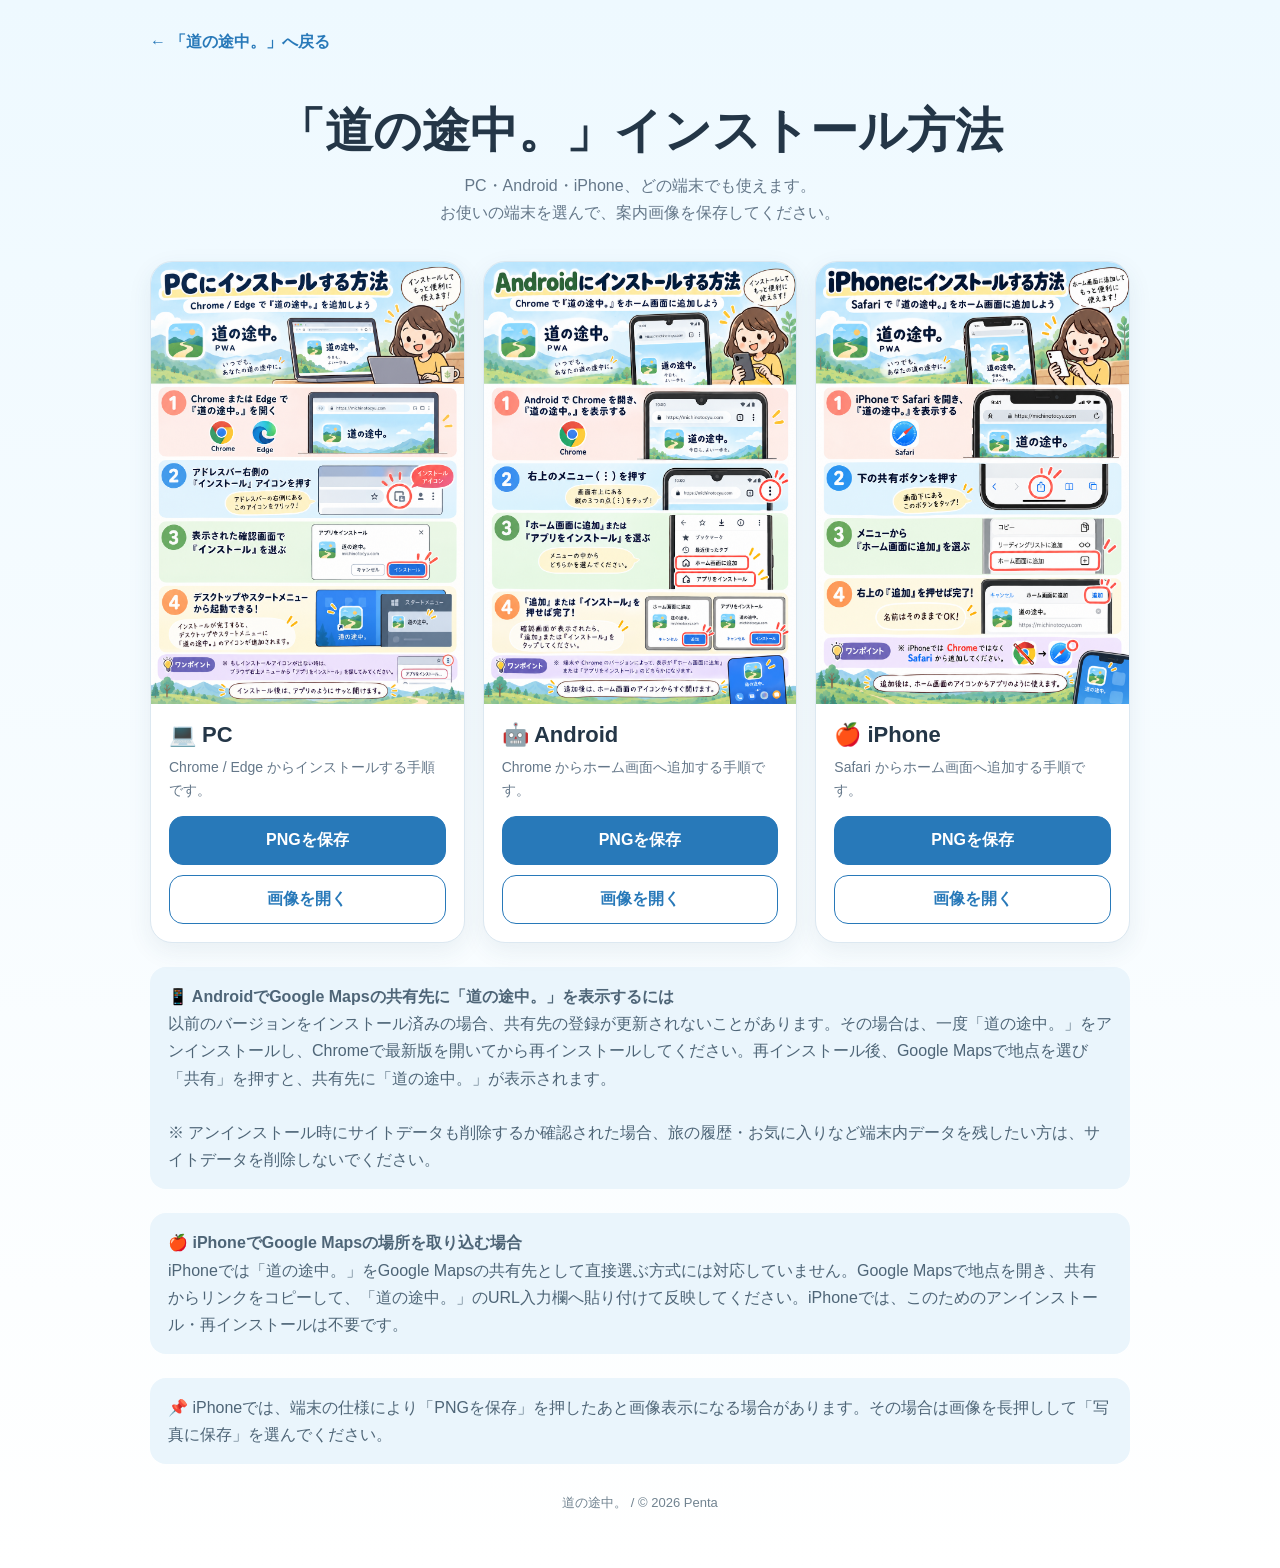
<file: install.html>
<!doctype html>
<html lang="ja">
<head>
<meta charset="utf-8">
<meta name="viewport" content="width=device-width,initial-scale=1,viewport-fit=cover">
<title>道の途中。｜インストール方法</title>
<meta name="theme-color" content="#f7fbff">
<style>
:root{color-scheme:light;--bg:#f6fbff;--card:#fff;--ink:#243647;--muted:#647789;--line:#dce8f1;--accent:#2879b9;--soft:#eaf5fc}
*{box-sizing:border-box}
body{margin:0;font-family:-apple-system,BlinkMacSystemFont,"Segoe UI","Hiragino Kaku Gothic ProN","Yu Gothic",Meiryo,sans-serif;background:linear-gradient(#eef9ff,#fff);color:var(--ink)}
main{width:min(980px,92%);margin:0 auto;padding:32px 0 56px}
.hero{text-align:center;padding:18px 8px 28px}
.hero h1{margin:.2em 0;font-size:clamp(28px,6vw,48px)}
.hero p{margin:.4em 0;color:var(--muted);line-height:1.7}
.back{display:inline-block;margin-bottom:18px;color:var(--accent);text-decoration:none;font-weight:700}
.grid{display:grid;grid-template-columns:repeat(3,1fr);gap:18px}
.card{background:var(--card);border:1px solid var(--line);border-radius:22px;overflow:hidden;box-shadow:0 8px 24px rgba(39,73,99,.08)}
.card img{display:block;width:100%;height:auto;background:#edf4f8}
.body{padding:18px}
.body h2{margin:0 0 8px;font-size:22px}
.body p{margin:0 0 14px;color:var(--muted);line-height:1.65;font-size:14px}
.actions{display:grid;gap:10px}
.btn{display:block;text-align:center;text-decoration:none;border-radius:14px;padding:13px 14px;font-weight:800;border:1px solid var(--accent)}
.btn.primary{background:var(--accent);color:#fff}
.btn.sub{background:#fff;color:var(--accent)}
.note{margin-top:24px;padding:16px 18px;background:var(--soft);border-radius:16px;line-height:1.7;color:#4e6577}
footer{text-align:center;color:#718390;font-size:13px;padding-top:30px}
@media(max-width:760px){main{width:min(94%,620px);padding-top:20px}.grid{grid-template-columns:1fr}.card{border-radius:18px}}
</style>
</head>
<body>
<main>
<a class="back" href="./">← 「道の途中。」へ戻る</a>
<section class="hero">
<h1>「道の途中。」インストール方法</h1>
<p>PC・Android・iPhone、どの端末でも使えます。<br>お使いの端末を選んで、案内画像を保存してください。</p>
</section>
<section class="grid">
<article class="card">
<img src="assets/install/PC.png" alt="PC版 道の途中。インストール手順">
<div class="body"><h2>💻 PC</h2><p>Chrome / Edge からインストールする手順です。</p><div class="actions">
<a class="btn primary" href="assets/install/PC.png" download="道の途中_PCインストール方法.png">PNGを保存</a>
<a class="btn sub" href="assets/install/PC.png" target="_blank" rel="noopener">画像を開く</a>
</div></div>
</article>
<article class="card">
<img src="assets/install/android.png" alt="Android版 道の途中。インストール手順">
<div class="body"><h2>🤖 Android</h2><p>Chrome からホーム画面へ追加する手順です。</p><div class="actions">
<a class="btn primary" href="assets/install/android.png" download="道の途中_Androidインストール方法.png">PNGを保存</a>
<a class="btn sub" href="assets/install/android.png" target="_blank" rel="noopener">画像を開く</a>
</div></div>
</article>
<article class="card">
<img src="assets/install/iPhone.png" alt="iPhone版 道の途中。インストール手順">
<div class="body"><h2>🍎 iPhone</h2><p>Safari からホーム画面へ追加する手順です。</p><div class="actions">
<a class="btn primary" href="assets/install/iPhone.png" download="道の途中_iPhoneインストール方法.png">PNGを保存</a>
<a class="btn sub" href="assets/install/iPhone.png" target="_blank" rel="noopener">画像を開く</a>
</div></div>
</article>
</section>
<div class="note"><b>📱 AndroidでGoogle Mapsの共有先に「道の途中。」を表示するには</b><br>以前のバージョンをインストール済みの場合、共有先の登録が更新されないことがあります。その場合は、一度「道の途中。」をアンインストールし、Chromeで最新版を開いてから再インストールしてください。再インストール後、Google Mapsで地点を選び「共有」を押すと、共有先に「道の途中。」が表示されます。<br><br>※ アンインストール時にサイトデータも削除するか確認された場合、旅の履歴・お気に入りなど端末内データを残したい方は、サイトデータを削除しないでください。</div>
<div class="note"><b>🍎 iPhoneでGoogle Mapsの場所を取り込む場合</b><br>iPhoneでは「道の途中。」をGoogle Mapsの共有先として直接選ぶ方式には対応していません。Google Mapsで地点を開き、共有からリンクをコピーして、「道の途中。」のURL入力欄へ貼り付けて反映してください。iPhoneでは、このためのアンインストール・再インストールは不要です。</div>
<div class="note">📌 iPhoneでは、端末の仕様により「PNGを保存」を押したあと画像表示になる場合があります。その場合は画像を長押しして「写真に保存」を選んでください。</div>
<footer>道の途中。 / © 2026 Penta</footer>
</main>
</body>
</html>
</file>
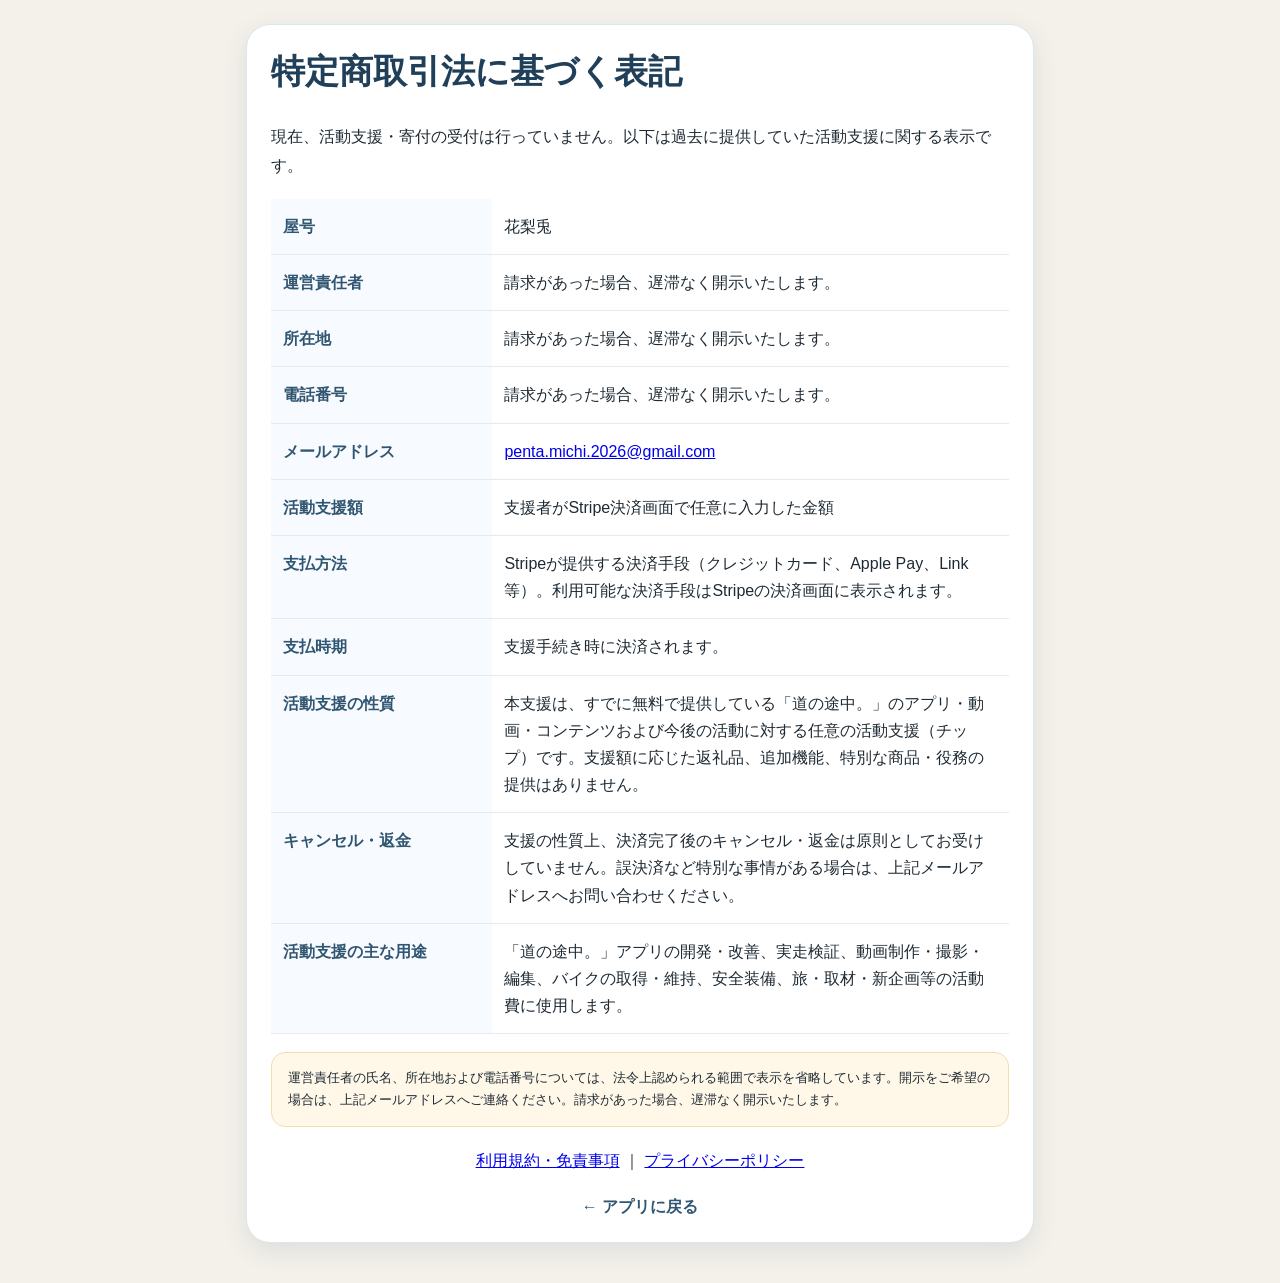
<file: legal.html>
<!doctype html>
<html lang="ja">
<head>
<meta charset="utf-8">
<meta name="viewport" content="width=device-width,initial-scale=1,viewport-fit=cover">
<title>特定商取引法に基づく表記｜道の途中。</title>
<meta name="theme-color" content="#f7fbff">
<link rel="stylesheet" href="style.css?v=1.3.3">
<style>
.legal-page{max-width:820px;margin:0 auto;padding:24px 16px 40px}
.legal-card{background:#fff;border:1px solid #d9e6ee;border-radius:24px;padding:24px;box-shadow:0 8px 26px #173a4f1a}
.legal-card h1{margin-top:0;color:#203f59;font-size:clamp(24px,5vw,34px)}
.legal-card p{line-height:1.8}
.legal-table{width:100%;border-collapse:collapse;margin-top:18px}
.legal-table th,.legal-table td{padding:14px 12px;border-bottom:1px solid #e3ebf0;vertical-align:top;text-align:left;line-height:1.7}
.legal-table th{width:30%;color:#315671;background:#f7fbff}
.legal-note{margin-top:18px;padding:14px 16px;border-radius:14px;background:#fff8e8;border:1px solid #f1dfad;font-size:13px;line-height:1.7}
.legal-back{display:block;text-align:center;margin-top:22px;color:#315671;text-decoration:none;font-weight:700}
@media(max-width:600px){
  .legal-card{padding:18px}
  .legal-table,.legal-table tbody,.legal-table tr,.legal-table th,.legal-table td{display:block;width:100%}
  .legal-table th{border-bottom:0;padding-bottom:4px}
  .legal-table td{padding-top:4px}
}
</style>
</head>
<body>
<main class="legal-page">
  <section class="legal-card">
    <h1>特定商取引法に基づく表記</h1>
    <p>現在、活動支援・寄付の受付は行っていません。以下は過去に提供していた活動支援に関する表示です。</p>

    <table class="legal-table">
      <tr><th>屋号</th><td>花梨兎</td></tr>
      <tr><th>運営責任者</th><td>請求があった場合、遅滞なく開示いたします。</td></tr>
      <tr><th>所在地</th><td>請求があった場合、遅滞なく開示いたします。</td></tr>
      <tr><th>電話番号</th><td>請求があった場合、遅滞なく開示いたします。</td></tr>
      <tr><th>メールアドレス</th><td><a href="mailto:penta.michi.2026@gmail.com">penta.michi.2026@gmail.com</a></td></tr>
      <tr><th>活動支援額</th><td>支援者がStripe決済画面で任意に入力した金額</td></tr>
      <tr><th>支払方法</th><td>Stripeが提供する決済手段（クレジットカード、Apple Pay、Link等）。利用可能な決済手段はStripeの決済画面に表示されます。</td></tr>
      <tr><th>支払時期</th><td>支援手続き時に決済されます。</td></tr>
      <tr><th>活動支援の性質</th><td>本支援は、すでに無料で提供している「道の途中。」のアプリ・動画・コンテンツおよび今後の活動に対する任意の活動支援（チップ）です。支援額に応じた返礼品、追加機能、特別な商品・役務の提供はありません。</td></tr>
      <tr><th>キャンセル・返金</th><td>支援の性質上、決済完了後のキャンセル・返金は原則としてお受けしていません。誤決済など特別な事情がある場合は、上記メールアドレスへお問い合わせください。</td></tr>
      <tr><th>活動支援の主な用途</th><td>「道の途中。」アプリの開発・改善、実走検証、動画制作・撮影・編集、バイクの取得・維持、安全装備、旅・取材・新企画等の活動費に使用します。</td></tr>
    </table>

    <div class="legal-note">
      運営責任者の氏名、所在地および電話番号については、法令上認められる範囲で表示を省略しています。開示をご希望の場合は、上記メールアドレスへご連絡ください。請求があった場合、遅滞なく開示いたします。
    </div>

    <p style="text-align:center;margin-top:20px"><a href="terms.html">利用規約・免責事項</a> ｜ <a href="privacy.html">プライバシーポリシー</a></p><a class="legal-back" href="./">← アプリに戻る</a>
  </section>
</main>
</body>
</html>
</file>
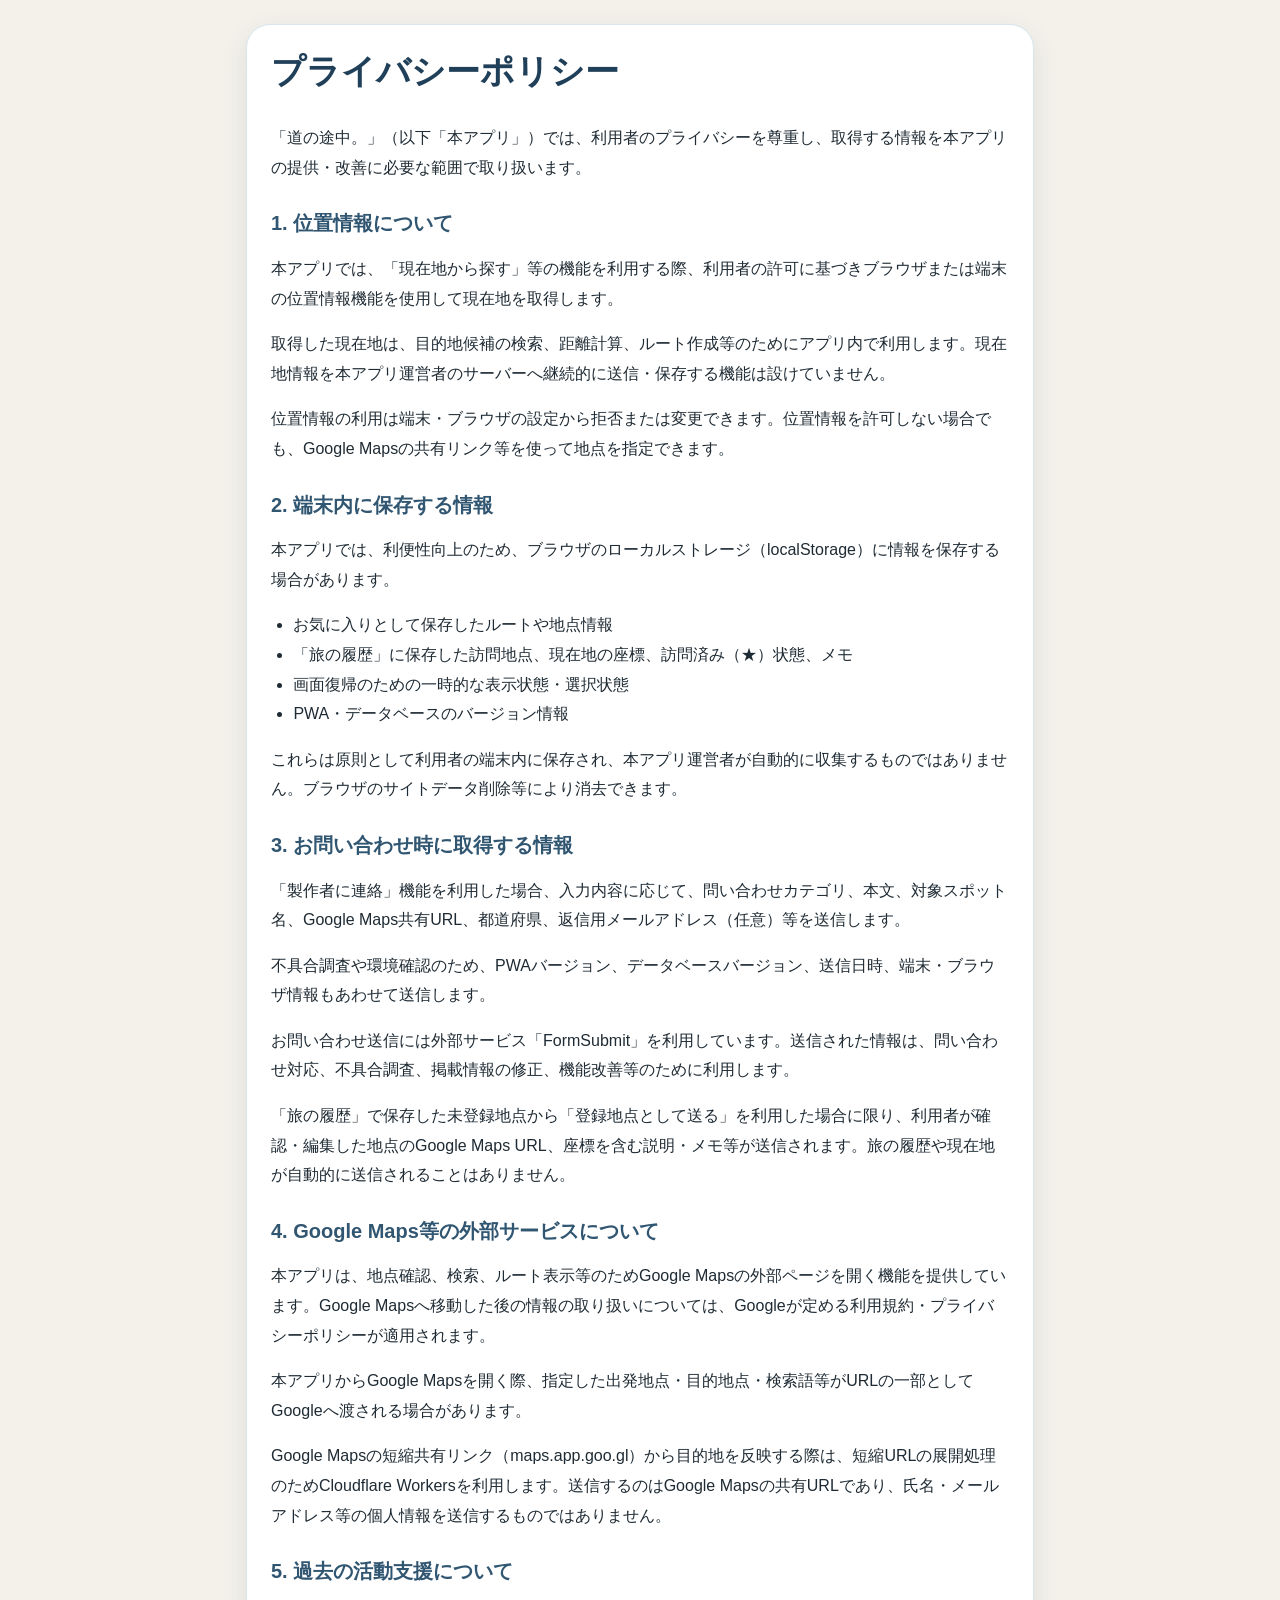
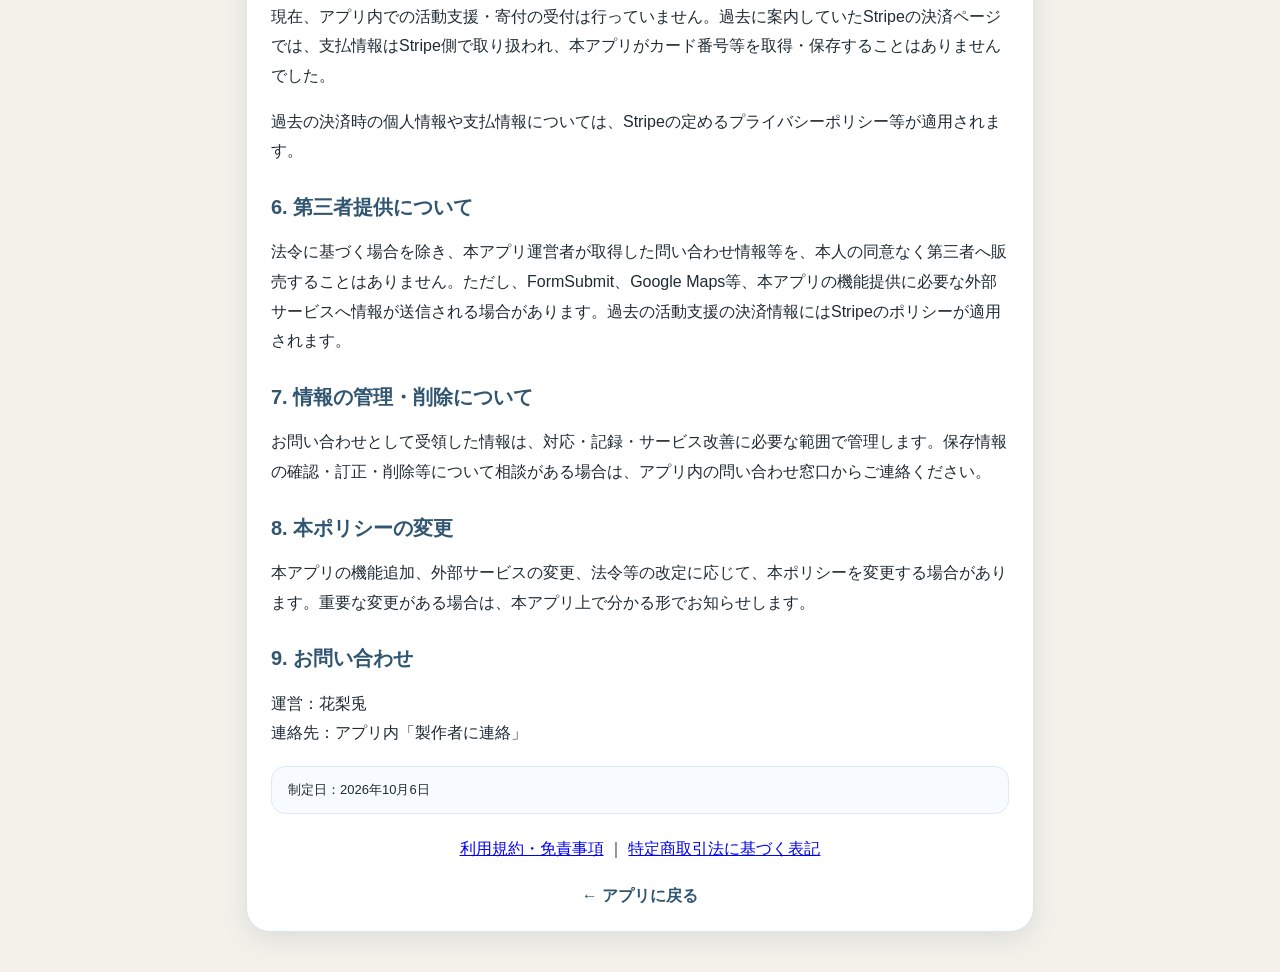
<file: privacy.html>
<!doctype html>
<html lang="ja">
<head>
<meta charset="utf-8">
<meta name="viewport" content="width=device-width,initial-scale=1,viewport-fit=cover">
<title>プライバシーポリシー｜道の途中。</title>
<meta name="theme-color" content="#f7fbff">
<link rel="stylesheet" href="style.css?v=1.5.9">
<style>
.privacy-page{max-width:820px;margin:0 auto;padding:24px 16px 40px}
.privacy-card{background:#fff;border:1px solid #d9e6ee;border-radius:24px;padding:24px;box-shadow:0 8px 26px #173a4f1a}
.privacy-card h1{margin-top:0;color:#203f59;font-size:clamp(24px,5vw,34px)}
.privacy-card h2{margin-top:28px;color:#315671;font-size:20px}
.privacy-card p,.privacy-card li{line-height:1.85}
.privacy-card ul{padding-left:1.4em}
.privacy-note{margin-top:18px;padding:14px 16px;border-radius:14px;background:#f7fbff;border:1px solid #dbeaf3;font-size:13px}
.privacy-back{display:block;text-align:center;margin-top:22px;color:#315671;text-decoration:none;font-weight:700}
</style>
</head>
<body>
<main class="privacy-page">
<section class="privacy-card">
<h1>プライバシーポリシー</h1>
<p>「道の途中。」（以下「本アプリ」）では、利用者のプライバシーを尊重し、取得する情報を本アプリの提供・改善に必要な範囲で取り扱います。</p>

<h2>1. 位置情報について</h2>
<p>本アプリでは、「現在地から探す」等の機能を利用する際、利用者の許可に基づきブラウザまたは端末の位置情報機能を使用して現在地を取得します。</p>
<p>取得した現在地は、目的地候補の検索、距離計算、ルート作成等のためにアプリ内で利用します。現在地情報を本アプリ運営者のサーバーへ継続的に送信・保存する機能は設けていません。</p>
<p>位置情報の利用は端末・ブラウザの設定から拒否または変更できます。位置情報を許可しない場合でも、Google Mapsの共有リンク等を使って地点を指定できます。</p>

<h2>2. 端末内に保存する情報</h2>
<p>本アプリでは、利便性向上のため、ブラウザのローカルストレージ（localStorage）に情報を保存する場合があります。</p>
<ul>
<li>お気に入りとして保存したルートや地点情報</li>
<li>「旅の履歴」に保存した訪問地点、現在地の座標、訪問済み（★）状態、メモ</li>
<li>画面復帰のための一時的な表示状態・選択状態</li>
<li>PWA・データベースのバージョン情報</li>
</ul>
<p>これらは原則として利用者の端末内に保存され、本アプリ運営者が自動的に収集するものではありません。ブラウザのサイトデータ削除等により消去できます。</p>

<h2>3. お問い合わせ時に取得する情報</h2>
<p>「製作者に連絡」機能を利用した場合、入力内容に応じて、問い合わせカテゴリ、本文、対象スポット名、Google Maps共有URL、都道府県、返信用メールアドレス（任意）等を送信します。</p>
<p>不具合調査や環境確認のため、PWAバージョン、データベースバージョン、送信日時、端末・ブラウザ情報もあわせて送信します。</p>
<p>お問い合わせ送信には外部サービス「FormSubmit」を利用しています。送信された情報は、問い合わせ対応、不具合調査、掲載情報の修正、機能改善等のために利用します。</p>
<p>「旅の履歴」で保存した未登録地点から「登録地点として送る」を利用した場合に限り、利用者が確認・編集した地点のGoogle Maps URL、座標を含む説明・メモ等が送信されます。旅の履歴や現在地が自動的に送信されることはありません。</p>

<h2>4. Google Maps等の外部サービスについて</h2>
<p>本アプリは、地点確認、検索、ルート表示等のためGoogle Mapsの外部ページを開く機能を提供しています。Google Mapsへ移動した後の情報の取り扱いについては、Googleが定める利用規約・プライバシーポリシーが適用されます。</p>
<p>本アプリからGoogle Mapsを開く際、指定した出発地点・目的地点・検索語等がURLの一部としてGoogleへ渡される場合があります。</p><p>Google Mapsの短縮共有リンク（maps.app.goo.gl）から目的地を反映する際は、短縮URLの展開処理のためCloudflare Workersを利用します。送信するのはGoogle Mapsの共有URLであり、氏名・メールアドレス等の個人情報を送信するものではありません。</p>

<h2>5. 過去の活動支援について</h2>
<p>現在、アプリ内での活動支援・寄付の受付は行っていません。過去に案内していたStripeの決済ページでは、支払情報はStripe側で取り扱われ、本アプリがカード番号等を取得・保存することはありませんでした。</p>
<p>過去の決済時の個人情報や支払情報については、Stripeの定めるプライバシーポリシー等が適用されます。</p>

<h2>6. 第三者提供について</h2>
<p>法令に基づく場合を除き、本アプリ運営者が取得した問い合わせ情報等を、本人の同意なく第三者へ販売することはありません。ただし、FormSubmit、Google Maps等、本アプリの機能提供に必要な外部サービスへ情報が送信される場合があります。過去の活動支援の決済情報にはStripeのポリシーが適用されます。</p>

<h2>7. 情報の管理・削除について</h2>
<p>お問い合わせとして受領した情報は、対応・記録・サービス改善に必要な範囲で管理します。保存情報の確認・訂正・削除等について相談がある場合は、アプリ内の問い合わせ窓口からご連絡ください。</p>

<h2>8. 本ポリシーの変更</h2>
<p>本アプリの機能追加、外部サービスの変更、法令等の改定に応じて、本ポリシーを変更する場合があります。重要な変更がある場合は、本アプリ上で分かる形でお知らせします。</p>

<h2>9. お問い合わせ</h2>
<p>運営：花梨兎<br>連絡先：アプリ内「製作者に連絡」</p>

<div class="privacy-note">制定日：2026年10月6日</div>
<p style="text-align:center;margin-top:20px"><a href="terms.html">利用規約・免責事項</a> ｜ <a href="legal.html">特定商取引法に基づく表記</a></p><a class="privacy-back" href="./">← アプリに戻る</a>
</section>
</main>
</body>
</html>
</file>
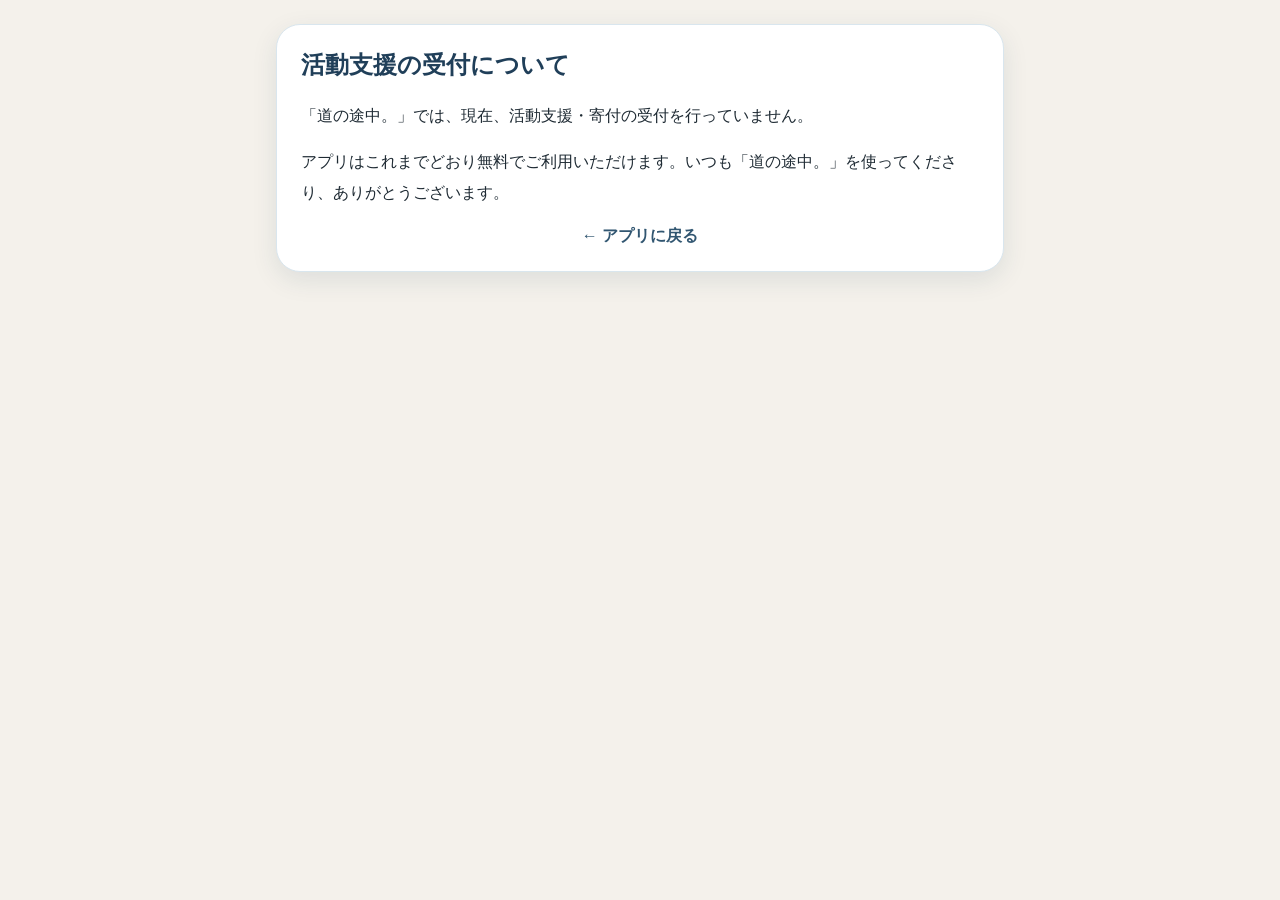
<file: support.html>
<!doctype html>
<html lang="ja">
<head>
<meta charset="utf-8">
<meta name="viewport" content="width=device-width,initial-scale=1,viewport-fit=cover">
<title>活動支援の受付について｜道の途中。</title>
<meta name="theme-color" content="#f7fbff">
<link rel="stylesheet" href="style.css?v=1.6.27">
<style>
.support-page{max-width:760px;margin:0 auto;padding:24px 16px 40px}
.support-card{background:#fff;border:1px solid #d9e6ee;border-radius:24px;padding:24px;box-shadow:0 8px 26px #173a4f1a}
.support-card h1{margin-top:0;color:#203f59}
.support-card p{line-height:1.9}
.support-back{display:block;text-align:center;margin-top:18px;color:#315671;text-decoration:none;font-weight:700}
</style>
</head>
<body>
<main class="support-page">
  <section class="support-card">
    <h1>活動支援の受付について</h1>
    <p>「道の途中。」では、現在、活動支援・寄付の受付を行っていません。</p>
    <p>アプリはこれまでどおり無料でご利用いただけます。いつも「道の途中。」を使ってくださり、ありがとうございます。</p>
    <a class="support-back" href="./">← アプリに戻る</a>
  </section>
</main>
</body>
</html>
</file>
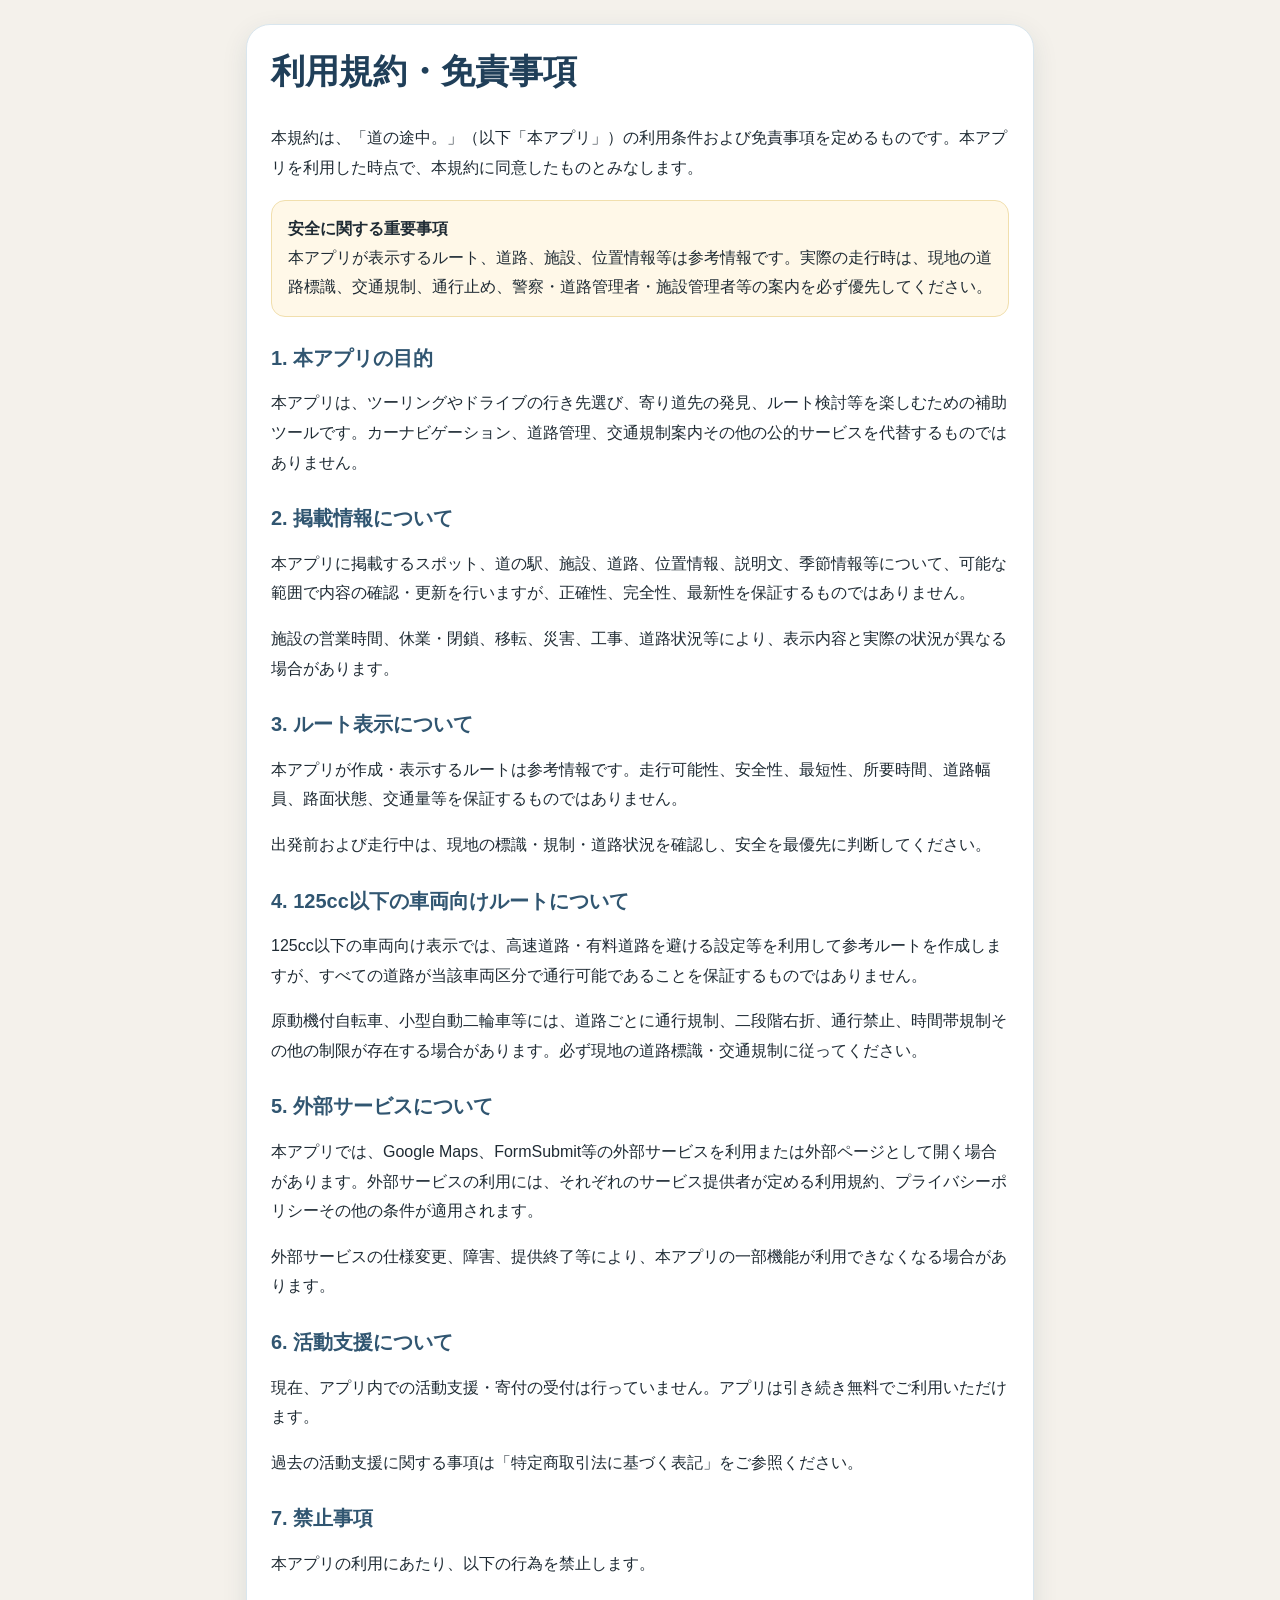
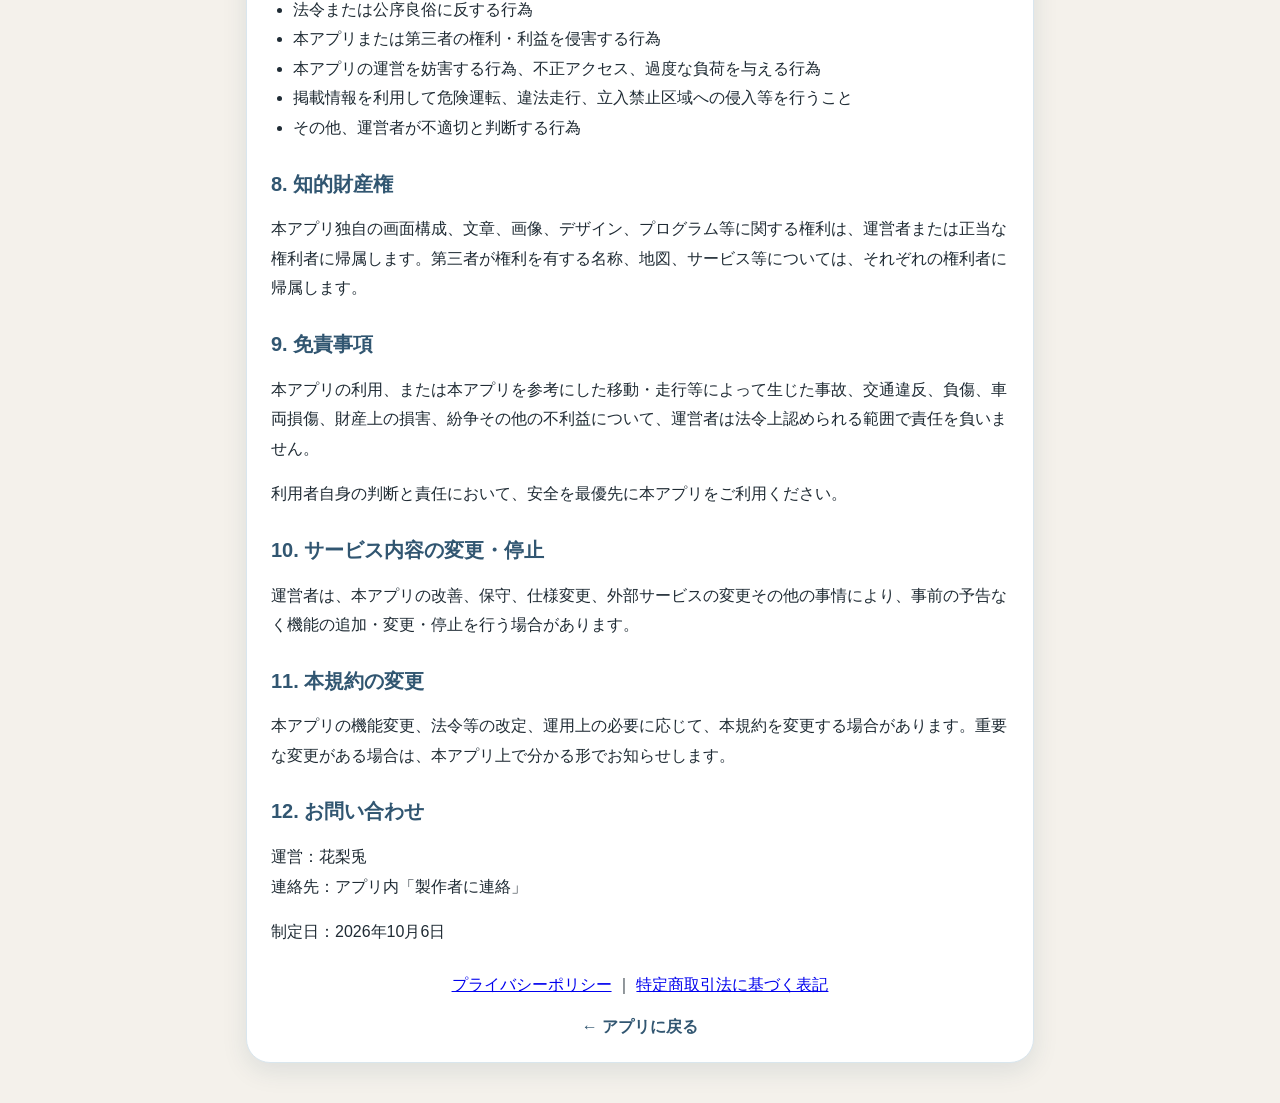
<file: terms.html>
<!doctype html>
<html lang="ja">
<head>
<meta charset="utf-8">
<meta name="viewport" content="width=device-width,initial-scale=1,viewport-fit=cover">
<title>利用規約・免責事項｜道の途中。</title>
<meta name="theme-color" content="#f7fbff">
<link rel="stylesheet" href="style.css?v=1.3.3">
<style>
.terms-page{max-width:820px;margin:0 auto;padding:24px 16px 40px}
.terms-card{background:#fff;border:1px solid #d9e6ee;border-radius:24px;padding:24px;box-shadow:0 8px 26px #173a4f1a}
.terms-card h1{margin-top:0;color:#203f59;font-size:clamp(24px,5vw,34px)}
.terms-card h2{margin-top:28px;color:#315671;font-size:20px}
.terms-card p,.terms-card li{line-height:1.85}
.terms-card ul{padding-left:1.4em}
.terms-alert{margin:18px 0;padding:14px 16px;border-radius:14px;background:#fff8e8;border:1px solid #f1dfad;line-height:1.8}
.terms-links{text-align:center;margin-top:22px;line-height:2}
.terms-back{display:block;text-align:center;margin-top:16px;color:#315671;text-decoration:none;font-weight:700}
</style>
</head>
<body>
<main class="terms-page">
<section class="terms-card">
<h1>利用規約・免責事項</h1>
<p>本規約は、「道の途中。」（以下「本アプリ」）の利用条件および免責事項を定めるものです。本アプリを利用した時点で、本規約に同意したものとみなします。</p>

<div class="terms-alert"><b>安全に関する重要事項</b><br>
本アプリが表示するルート、道路、施設、位置情報等は参考情報です。実際の走行時は、現地の道路標識、交通規制、通行止め、警察・道路管理者・施設管理者等の案内を必ず優先してください。</div>

<h2>1. 本アプリの目的</h2>
<p>本アプリは、ツーリングやドライブの行き先選び、寄り道先の発見、ルート検討等を楽しむための補助ツールです。カーナビゲーション、道路管理、交通規制案内その他の公的サービスを代替するものではありません。</p>

<h2>2. 掲載情報について</h2>
<p>本アプリに掲載するスポット、道の駅、施設、道路、位置情報、説明文、季節情報等について、可能な範囲で内容の確認・更新を行いますが、正確性、完全性、最新性を保証するものではありません。</p>
<p>施設の営業時間、休業・閉鎖、移転、災害、工事、道路状況等により、表示内容と実際の状況が異なる場合があります。</p>

<h2>3. ルート表示について</h2>
<p>本アプリが作成・表示するルートは参考情報です。走行可能性、安全性、最短性、所要時間、道路幅員、路面状態、交通量等を保証するものではありません。</p>
<p>出発前および走行中は、現地の標識・規制・道路状況を確認し、安全を最優先に判断してください。</p>

<h2>4. 125cc以下の車両向けルートについて</h2>
<p>125cc以下の車両向け表示では、高速道路・有料道路を避ける設定等を利用して参考ルートを作成しますが、すべての道路が当該車両区分で通行可能であることを保証するものではありません。</p>
<p>原動機付自転車、小型自動二輪車等には、道路ごとに通行規制、二段階右折、通行禁止、時間帯規制その他の制限が存在する場合があります。必ず現地の道路標識・交通規制に従ってください。</p>

<h2>5. 外部サービスについて</h2>
<p>本アプリでは、Google Maps、FormSubmit等の外部サービスを利用または外部ページとして開く場合があります。外部サービスの利用には、それぞれのサービス提供者が定める利用規約、プライバシーポリシーその他の条件が適用されます。</p>
<p>外部サービスの仕様変更、障害、提供終了等により、本アプリの一部機能が利用できなくなる場合があります。</p>

<h2>6. 活動支援について</h2>
<p>現在、アプリ内での活動支援・寄付の受付は行っていません。アプリは引き続き無料でご利用いただけます。</p>
<p>過去の活動支援に関する事項は「特定商取引法に基づく表記」をご参照ください。</p>

<h2>7. 禁止事項</h2>
<p>本アプリの利用にあたり、以下の行為を禁止します。</p>
<ul>
<li>法令または公序良俗に反する行為</li>
<li>本アプリまたは第三者の権利・利益を侵害する行為</li>
<li>本アプリの運営を妨害する行為、不正アクセス、過度な負荷を与える行為</li>
<li>掲載情報を利用して危険運転、違法走行、立入禁止区域への侵入等を行うこと</li>
<li>その他、運営者が不適切と判断する行為</li>
</ul>

<h2>8. 知的財産権</h2>
<p>本アプリ独自の画面構成、文章、画像、デザイン、プログラム等に関する権利は、運営者または正当な権利者に帰属します。第三者が権利を有する名称、地図、サービス等については、それぞれの権利者に帰属します。</p>

<h2>9. 免責事項</h2>
<p>本アプリの利用、または本アプリを参考にした移動・走行等によって生じた事故、交通違反、負傷、車両損傷、財産上の損害、紛争その他の不利益について、運営者は法令上認められる範囲で責任を負いません。</p>
<p>利用者自身の判断と責任において、安全を最優先に本アプリをご利用ください。</p>

<h2>10. サービス内容の変更・停止</h2>
<p>運営者は、本アプリの改善、保守、仕様変更、外部サービスの変更その他の事情により、事前の予告なく機能の追加・変更・停止を行う場合があります。</p>

<h2>11. 本規約の変更</h2>
<p>本アプリの機能変更、法令等の改定、運用上の必要に応じて、本規約を変更する場合があります。重要な変更がある場合は、本アプリ上で分かる形でお知らせします。</p>

<h2>12. お問い合わせ</h2>
<p>運営：花梨兎<br>連絡先：アプリ内「製作者に連絡」</p>

<p>制定日：2026年10月6日</p>

<div class="terms-links">
<a href="privacy.html">プライバシーポリシー</a> ｜ 
<a href="legal.html">特定商取引法に基づく表記</a>
</div>
<a class="terms-back" href="./">← アプリに戻る</a>
</section>
</main>
</body>
</html>
</file>
<file: style.css>
:root{--bg:#edf6fb;--navy:#15324c;--text:#1f2b34;--muted:#6f7b84;--blue:#2276e8;--coral:#f28863;--mint:#bfe9d3;--green:#1ba447;--orange:#ff7911;--road:#2377e9;--card:#fff;--line:#dce7ee}
*{box-sizing:border-box}
html,body{width:100%;max-width:100%;overflow-x:hidden}
body{margin:0;background:#f4f1eb;color:var(--text);font-family:"Yu Gothic UI","Meiryo",sans-serif}.topbar{background:#1f332d;color:#fff;padding:20px 28px;display:flex;align-items:center;justify-content:space-between;gap:20px}.brand{min-width:0}.brand h1{margin:0;font-size:28px;line-height:1.25;white-space:normal;overflow-wrap:anywhere}.brand h1 span{font-size:13px;background:#efb34f;color:#1f332d;border-radius:18px;padding:4px 9px}.brand p{margin:5px 0 0;color:#dce7e3;line-height:1.5;white-space:normal;overflow-wrap:anywhere}.shell{display:grid;grid-template-columns:240px minmax(0,1fr);width:min(100%,1440px);max-width:1440px;margin:auto;min-height:calc(100vh - 124px)}.side{padding:22px 14px;border-right:1px solid #d6d2ca;position:sticky;top:0;height:calc(100vh - 105px);overflow:auto}.side button{display:block;width:100%;border:0;background:transparent;text-align:left;padding:13px 12px;border-radius:10px;margin-bottom:5px;font-size:15px;cursor:pointer}.side button.active,.side button:hover{background:#dfe9e5;color:#123b30;font-weight:700}main{padding:30px 34px;min-width:0}.view{display:none}.view.active{display:block}.hero{display:block;width:min(100%,1000px);height:auto;object-fit:contain;border-radius:18px;border:5px solid #fff;box-shadow:0 2px 12px #0001}.view h2{color:var(--navy);font-size:28px;margin:16px 0 8px}.lead{color:var(--muted);margin-top:4px}.menu-grid{display:grid;grid-template-columns:repeat(2,minmax(280px,1fr));gap:14px;max-width:1000px;margin-top:24px}.mode{border:0;border-radius:16px;padding:20px;text-align:left;cursor:pointer;box-shadow:0 3px 12px #0001}.mode b{display:block;font-size:21px;line-height:1.35;margin-bottom:8px;white-space:normal;overflow-wrap:anywhere}.mode small{display:block;line-height:1.6;font-size:13px;white-space:normal;overflow-wrap:anywhere}.coral{background:#f28a69;color:#fff}.blue{background:#2676d8;color:#fff}.mint{background:#cfeedd;color:#173c31}.secondary-grid{display:grid;grid-template-columns:repeat(2,minmax(280px,1fr));gap:14px;max-width:1000px;margin-top:18px}.secondary-grid button,.about-card{background:#243c58;color:#fff;border:0;border-radius:14px;padding:17px;text-align:left}.secondary-grid b,.secondary-grid small{display:block;white-space:normal;overflow-wrap:anywhere}.secondary-grid small{margin-top:5px;color:#dae4ef}.about-card{margin-top:18px;max-width:1000px;display:flex;justify-content:space-between;align-items:center;background:#fff;color:var(--muted);box-shadow:0 2px 10px #0001}.about-card button{border:1px solid #cbd9e2;background:#fff;border-radius:10px;padding:10px 14px;cursor:pointer}.viewhead{display:flex;align-items:center;gap:14px}.viewhead h2{margin:0 0 14px}.back{border:1px solid #c8d6df;background:#fff;border-radius:10px;padding:10px 14px;cursor:pointer}.panel{background:#fff;border-radius:16px;padding:18px;box-shadow:0 2px 10px #0001;margin-bottom:16px}.form-grid{display:grid;grid-template-columns:repeat(3,minmax(180px,1fr));gap:14px;align-items:end}label{font-size:13px;font-weight:700}input,select{width:100%;margin-top:5px;padding:10px;border:1px solid #c7d1d8;border-radius:8px;background:#fff;font:inherit}.full{grid-column:1/-1}.note{font-size:12px;color:var(--muted);line-height:1.6}.checkline{display:flex;align-items:center;gap:8px}.checkline input{width:auto;margin:0}.primary,.mapbtn,.soft,.danger{border:0;border-radius:9px;padding:11px 15px;font-weight:700;cursor:pointer}.primary{background:#326651;color:#fff}.mapbtn{background:#386ec8;color:#fff}.soft{background:#eef4f7;color:#24445a}.danger{background:#fff1f0;color:#a84036;border:1px solid #e9b7b0}.result{background:#fff;border-radius:16px;padding:20px;box-shadow:0 2px 10px #0001;min-height:90px}.empty{color:var(--muted)}.start-panel h3{margin-top:0}.start-actions{display:grid;grid-template-columns:repeat(3,1fr);gap:8px}.coord-row{display:grid;grid-template-columns:1fr 1fr auto;gap:8px;margin-top:10px}.origin-status{font-size:13px;color:var(--muted);margin-top:10px}.spot-grid{display:grid;grid-template-columns:repeat(2,minmax(300px,1fr));gap:12px}.spot-card,.fav-card{background:#fff;border-radius:15px;padding:15px;box-shadow:0 2px 9px #0001}.spot-main{display:flex;gap:12px;align-items:flex-start}.spot-info{flex:1;min-width:0}.spot-info h3{margin:0 0 5px;font-size:18px}.meta{color:var(--muted);font-size:12px;line-height:1.6}.icon-badge{width:48px;height:48px;border-radius:50%;display:grid;place-items:center;flex:0 0 48px;box-shadow:inset 0 0 0 2px #ffffff88}.icon-badge img{width:32px;height:32px;object-fit:contain}.group-road{background:var(--road)}.group-A{background:var(--orange)}.group-B{background:var(--green)}.actions{display:flex;flex-wrap:wrap;gap:8px;margin-top:12px}.spot-select{margin-top:4px;width:18px;height:18px}.toolbar{display:flex;justify-content:space-between;align-items:center;margin:0 0 14px;color:var(--muted)}.fav-card{margin-bottom:12px}.fav-top{display:flex;justify-content:space-between;gap:12px}.pill{display:inline-block;border-radius:999px;padding:5px 9px;background:#eaf3fb;color:#245f94;font-size:12px;font-weight:700}.route-summary{margin:8px 0;font-size:13px;color:#405260}.modal{position:fixed;inset:0;background:#10202b99;display:grid;place-items:center;padding:20px;z-index:50}.modal.hidden{display:none}.modal-card{position:relative;background:#eef7fc;border-radius:20px;padding:22px;max-width:720px;width:min(94vw,720px);max-height:88vh;overflow:auto;box-shadow:0 20px 60px #0005}.modal-close{position:absolute;right:12px;top:10px;border:0;background:transparent;font-size:26px;cursor:pointer}.station-list{display:grid;gap:8px;margin-top:12px}.station-btn{display:flex;justify-content:space-between;align-items:center;border:0;background:#fff;border-radius:12px;padding:13px 15px;text-align:left;cursor:pointer}.station-btn small{display:block;color:var(--muted);margin-top:3px}footer{text-align:center;color:#7c858b;padding:18px;font-size:12px}.mission{background:#fff7df;border:1px solid #f0cf8a;border-radius:12px;padding:12px;margin:12px 0}.goal{background:#213f65;color:#fff;border-radius:14px;padding:15px;margin-bottom:12px}.goal b{font-size:20px}.route-line{padding:10px 0;border-bottom:1px solid #e8eef2}.route-line:last-child{border-bottom:0}
@media(max-width:980px){.shell{grid-template-columns:1fr}.side{position:static;height:auto;border-right:0;display:flex;overflow:auto;padding:8px}.side button{min-width:170px}.menu-grid,.secondary-grid,.spot-grid{grid-template-columns:1fr}.form-grid{grid-template-columns:1fr 1fr}main{padding:22px}.start-actions{grid-template-columns:1fr}.coord-row{grid-template-columns:1fr 1fr}.coord-row button{grid-column:1/-1}}
@media(max-width:620px){.topbar{align-items:flex-start;flex-direction:column;padding:16px}.form-grid,.coord-row{grid-template-columns:1fr}.menu-grid{grid-template-columns:1fr}.hero{width:100%;height:auto}.about-card{flex-direction:column;gap:10px;align-items:flex-start}}
.start-simple{display:grid;gap:8px;margin-top:10px;max-width:720px}.map-pick-row{display:grid;grid-template-columns:minmax(0,1fr) 48px;gap:8px}.info-btn{border:1px solid #c8d6df;border-radius:9px;background:#fff;color:#24445a;font-size:18px;font-weight:700;cursor:pointer}.reflect-btn{width:100%}.start-simple .soft{width:100%}

.version-tag{font-size:12px;font-weight:600;color:#dce7e3;margin-left:8px;vertical-align:middle;white-space:nowrap}

/* Ver2.8.4 PC compact home UI */
#home{max-width:1120px;margin:0 auto;}
.home-stage{min-height:900px;padding:22px 28px 34px;border-radius:24px;background-image:linear-gradient(to bottom,rgba(255,255,255,.04),rgba(255,255,255,.02)),url("assets/home/home_background.png");background-size:cover;background-position:center top;background-repeat:no-repeat;box-shadow:0 8px 28px #173a4f22;display:flex;flex-direction:column;align-items:center;overflow:hidden;}
.home-title{display:flex;align-items:baseline;justify-content:center;margin-top:2px;font-weight:900;line-height:1;text-shadow:0 3px 0 #fff,0 0 8px #fff;font-size:clamp(44px,6vw,82px);letter-spacing:-.05em;}
.home-title-trip{color:#ff9518}.home-title-no{color:#2eae55;font-size:.72em;margin:0 .02em}.home-title-way{color:#1686da}.home-pin{color:#ff5a45;font-size:.32em;margin-left:.16em;text-shadow:0 2px 0 #fff;}
.home-tagline{margin-top:8px;padding:7px 28px;border-radius:999px;background:#ffffffdd;color:#4a321f;font-size:clamp(15px,1.6vw,20px);font-weight:800;box-shadow:0 3px 12px #0002;}
.home-version{margin-top:8px;color:#6f604f;font-size:12px;font-weight:800;background:#ffffffaa;border-radius:999px;padding:3px 10px;}
.home-spacer{height:clamp(34px,4vw,54px);}
.home-image-grid{width:min(100%,520px);display:grid;grid-template-columns:repeat(2,minmax(0,1fr));gap:8px 10px;margin:0 auto;align-items:start;}
.home-img-button{min-width:0;border:0;padding:0;background:transparent;cursor:pointer;border-radius:14px;line-height:0;transition:transform .12s ease,filter .12s ease;}
.home-img-button img{display:block;width:100%;height:auto;object-fit:contain;filter:drop-shadow(0 3px 4px #13374f2e);}
.home-img-button-wide{grid-column:1/-1;width:100%;}
.home-img-button-wide img{width:100%;}
.home-about-row{margin-top:10px;display:flex;justify-content:center;}
.home-about-row button{border:1px solid #a8cbdc;background:#ffffffdd;color:#315671;border-radius:999px;padding:8px 16px;font-weight:700;cursor:pointer;box-shadow:0 2px 8px #0001;}
@media (hover:hover) and (pointer:fine){.home-img-button:hover{transform:translateY(-2px) scale(1.018);filter:brightness(1.035)}.home-img-button:active{transform:translateY(1px) scale(.992)}}
.home-img-button:focus-visible,.home-about-row button:focus-visible{outline:4px solid #196fd0;outline-offset:3px;}
@media(max-width:760px){#home{max-width:none}.home-stage{min-height:760px;padding:18px 12px 28px;border-radius:16px}.home-spacer{height:26px}.home-image-grid{width:min(100%,500px);gap:7px 8px}.home-img-button{border-radius:12px}.home-tagline{padding:6px 18px}.home-title{font-size:clamp(38px,11vw,58px)}}
@media(max-width:470px){.home-image-grid{grid-template-columns:1fr;width:min(100%,300px)}.home-img-button-wide{grid-column:auto}.home-stage{background-position:center top}.home-spacer{height:20px}}

/* Ver2.8.17 Android UI / control parity */
main{padding-top:24px}
.screen-card{width:min(100%,760px);margin:0 auto 28px;background:#fff;border:1px solid var(--line);border-radius:24px;box-shadow:0 8px 26px #173a4f1a;overflow:hidden}
.screen-title-card{height:58px;margin:12px 12px 8px;border-radius:18px;display:flex;align-items:center;padding:0 4px 0 12px;border:1px solid #dbe6ec}
.screen-title-card h2{margin:0;flex:1;font-size:22px;color:var(--navy)}
.screen-close{width:48px;height:48px;border:0;background:transparent;border-radius:50%;font-size:25px;font-weight:700;cursor:pointer;color:#526a79}
.screen-body{padding:4px 16px 20px}
.menu-sug .screen-title-card{background:#e8f6ec;border-color:#bfdcc7}.menu-dest .screen-title-card{background:#fdebec;border-color:#f1c7cb}.menu-relay .screen-title-card{background:#e9f4ff;border-color:#c7e0f7}.menu-season .screen-title-card{background:#fff7dc;border-color:#f1da97}.menu-nearby .screen-title-card{background:#f3ecff;border-color:#dccaf7}.menu-interest .screen-title-card{background:#e8f9f2;border-color:#bee7d6}.menu-favorites .screen-title-card{background:#edf6ff;border-color:#c9ddf2}
.screen-body .start-panel{box-shadow:none;border:0;padding:0 0 12px;margin-bottom:4px}.screen-body .start-panel h3,.choice-section h3{font-size:16px;margin:8px 0 8px;color:var(--text)}
.choice-section{margin:10px 0 16px}.logic-control{position:absolute!important;width:1px!important;height:1px!important;opacity:0!important;pointer-events:none!important;overflow:hidden!important}
.choice-grid{display:grid;grid-template-columns:repeat(2,minmax(0,1fr));gap:8px}.choice-grid button,.direction-grid button,.toggle-choice button{min-height:48px;border:1px solid #cfdde6;background:#fff;border-radius:12px;padding:8px 10px;font:inherit;font-weight:700;color:#344b5b;cursor:pointer}.choice-grid button.active,.direction-grid button.active,.toggle-choice button.active{background:#e8f2ff;border-color:#377bd8;color:#1f5fae;box-shadow:inset 0 0 0 1px #377bd8}.season-grid button:first-child{grid-column:1/-1}
.direction-grid{display:grid;grid-template-columns:repeat(2,minmax(0,1fr));gap:8px}.toggle-choice{display:grid;grid-template-columns:1fr 1fr;gap:8px}.free-number{display:grid;grid-template-columns:minmax(0,1fr) 44px;align-items:center;gap:8px;margin-top:9px}.free-number input{margin:0;height:46px}.free-number span{text-align:left;font-weight:700;color:#536978}.action-main{width:100%;min-height:58px;margin:8px 0 14px;font-size:17px;border-radius:12px}.route-buttons{display:grid;grid-template-columns:1fr 1fr;gap:8px;width:100%}.route-buttons .map-check,.route-buttons .gourmet-search{grid-column:1/-1}.route-buttons .bike125{background:#4d8f70}.route-buttons .bike250{background:#4a6eb2}.mapbtn{text-decoration:none;text-align:center;display:inline-flex;align-items:center;justify-content:center}.actions>.route-buttons{flex:1 1 100%}.spot-grid{grid-template-columns:1fr}.spot-card{border:1px solid #e2ebf0}.screen-body>.result{box-shadow:none;border:1px solid #e2ebf0}.screen-body .panel{box-shadow:none;border:1px solid #e2ebf0}
@media(min-width:1120px){.screen-card{width:min(100%,800px)}}
@media(max-width:760px){.screen-card{border-radius:18px}.screen-body{padding:4px 12px 16px}.screen-title-card{margin:10px}.route-buttons{grid-template-columns:1fr}.route-buttons .map-check,.route-buttons .gourmet-search{grid-column:auto}.choice-grid,.direction-grid{grid-template-columns:1fr 1fr}}

/* Ver2.8.18 PC visual polish */
#sug,#dest,#relay,#season,#nearby,#interest,#favorites{padding:6px 0 40px}
.screen-card{
  --accent:#377bd8;--accent-soft:#eaf3ff;--accent-border:#c9dff8;
  width:min(100%,920px);border:1px solid #dbe7ee;border-radius:30px;
  background:rgba(255,255,255,.97);box-shadow:0 18px 48px #173a4f20,0 2px 8px #173a4f14;
  overflow:hidden;position:relative
}
.screen-card:before{content:"";position:absolute;inset:0 0 auto;height:110px;background:linear-gradient(180deg,var(--accent-soft),rgba(255,255,255,0));opacity:.62;pointer-events:none}
.menu-sug{--accent:#2d9b69;--accent-soft:#e9f8f0;--accent-border:#bae2cf}
.menu-dest{--accent:#dc6e83;--accent-soft:#fff0f3;--accent-border:#f1c7d0}
.menu-relay{--accent:#438ed2;--accent-soft:#eaf5ff;--accent-border:#c4ddf2}
.menu-season{--accent:#d69d20;--accent-soft:#fff7dd;--accent-border:#efd99a}
.menu-nearby{--accent:#8b69bd;--accent-soft:#f4efff;--accent-border:#dacbf1}
.menu-interest{--accent:#3a9b76;--accent-soft:#eaf9f3;--accent-border:#c2e7d9}
.menu-favorites{--accent:#477da9;--accent-soft:#eef6ff;--accent-border:#cadff2}
.screen-title-card{
  height:66px;margin:16px 16px 12px;border-radius:22px;padding:0 8px 0 18px;
  background:var(--accent-soft)!important;border-color:var(--accent-border)!important;
  box-shadow:inset 0 1px 0 #fff,0 5px 16px #173a4f0d;position:relative;z-index:1
}
.screen-title-card h2{font-size:24px;letter-spacing:.01em}.screen-close{color:var(--accent);transition:.15s ease}.screen-close:hover{background:#ffffffb8;transform:rotate(4deg) scale(1.04)}
.screen-body{padding:6px 20px 28px;position:relative;z-index:1}
.screen-body .start-panel{
  border:1px solid #dde8ee!important;border-radius:20px!important;padding:16px!important;margin:8px 0 18px!important;
  background:linear-gradient(180deg,#ffffff,#fbfdff);box-shadow:0 8px 22px #173a4f0c!important
}
.screen-body .start-panel h3,.choice-section h3{font-size:17px;margin:0 0 10px;color:#19344b;letter-spacing:.01em}
.origin-status{margin:0 0 12px;padding:9px 12px;border-radius:11px;background:#f5f8fa;color:#687985;border:1px dashed #d9e3e8}
.start-simple{max-width:none;grid-template-columns:1fr 1fr;gap:10px}.start-simple>.soft,.map-pick-row{min-width:0}
.start-simple .soft,.info-btn{min-height:50px;border-radius:14px;font-size:14px;box-shadow:0 3px 8px #173a4f0c;transition:transform .12s ease,box-shadow .12s ease,filter .12s ease}
.start-current{background:#eaf8f2!important;border:1px solid #90d8bb!important;color:#16875f!important}
.start-station{background:#edf5ff!important;border:1px solid #9fc7f2!important;color:#2b73c4!important}
.start-map{background:#fff5e9!important;border:1px solid #f4bc79!important;color:#d86b12!important}
.start-reflect{background:#fff!important;border:1px solid #d4e0e7!important;color:#35576e!important}
.map-pick-row{grid-template-columns:minmax(0,1fr) 54px}.info-btn{border-color:#b8d1e5;color:#2d79b7;background:#f8fcff}
.start-simple .soft:hover,.info-btn:hover{transform:translateY(-1px);box-shadow:0 7px 15px #173a4f16;filter:brightness(1.015)}
.choice-section{
  margin:14px 0;padding:16px;border:1px solid #e0e9ef;border-radius:18px;background:linear-gradient(180deg,#fff,#fbfdff);
  box-shadow:0 5px 16px #173a4f0a
}
.choice-grid{gap:10px}.choice-grid button,.direction-grid button,.toggle-choice button{
  min-height:52px;border-radius:14px;border:1px solid #d5e0e7;background:#fff;color:#29465b;
  box-shadow:0 2px 7px #173a4f0b;transition:transform .12s ease,box-shadow .12s ease,border-color .12s ease,background .12s ease
}
.choice-grid button:hover,.direction-grid button:hover,.toggle-choice button:hover{transform:translateY(-1px);border-color:var(--accent-border);box-shadow:0 6px 13px #173a4f12}
.choice-grid button.active,.direction-grid button.active,.toggle-choice button.active{
  background:var(--accent-soft);border-color:var(--accent);color:var(--accent);box-shadow:inset 0 0 0 1px var(--accent),0 5px 13px #173a4f12
}
.free-number{grid-template-columns:minmax(0,1fr) 36px;margin-top:12px;padding:7px 10px;border-radius:14px;background:#f7fafc;border:1px solid #dce6ec}
.free-number input{height:42px;border:0!important;background:transparent!important;outline:none;font-weight:700;color:#29465b;padding:8px 4px}.free-number input:focus{box-shadow:none}.free-number span{text-align:center;color:var(--accent)}
.note{margin:10px 2px 14px;padding:11px 13px;background:#f7fafc;border-left:4px solid var(--accent-border);border-radius:9px;color:#647784}
.action-main{min-height:62px;border-radius:16px;font-size:18px;letter-spacing:.02em;background:linear-gradient(135deg,var(--accent),color-mix(in srgb,var(--accent) 82%,#183a59))!important;box-shadow:0 8px 18px color-mix(in srgb,var(--accent) 22%,transparent);transition:.14s ease}
.action-main:hover{transform:translateY(-2px);box-shadow:0 12px 25px color-mix(in srgb,var(--accent) 30%,transparent)}
.screen-body>.result{border-radius:18px!important;padding:18px!important;background:linear-gradient(180deg,#fff,#fbfdff);box-shadow:0 6px 16px #173a4f0b!important}
.route-buttons{gap:10px}.route-buttons .mapbtn{min-height:50px;border-radius:14px;box-shadow:0 4px 10px #173a4f12;transition:.12s ease}.route-buttons .mapbtn:hover{transform:translateY(-1px)}
.route-buttons .map-check{background:#edf4f8;color:#294e65;border:1px solid #cadbe5}.route-buttons .bike125{background:#4d8f70}.route-buttons .bike250{background:#4a6eb2}
.spot-card,.fav-card{border-radius:18px!important;box-shadow:0 7px 18px #173a4f0d!important;transition:.12s ease}.spot-card:hover,.fav-card:hover{transform:translateY(-1px);box-shadow:0 10px 24px #173a4f14!important}
.modal-card{border-radius:26px;background:#fff;box-shadow:0 28px 80px #07192455;border:1px solid #d8e5ec}

/* Wide PC layout: keep Android language, use desktop width */
@media(min-width:1180px){
  .screen-card{width:min(100%,960px)}
  .screen-body{padding-left:24px;padding-right:24px}
  .start-simple{grid-template-columns:1fr 1fr}.start-reflect{grid-column:1/-1}.map-pick-row{height:50px}
  #sug .choice-grid,#dest .choice-grid,#season .choice-grid,#nearby .choice-grid{grid-template-columns:repeat(3,minmax(0,1fr))}
  #dest .choice-section:nth-of-type(3) .choice-grid,#nearby .choice-section:nth-of-type(2) .choice-grid{grid-template-columns:repeat(2,minmax(0,1fr))}
  .season-grid button:first-child{grid-column:1/-1}
}
@media(max-width:760px){
  .screen-card{border-radius:20px}.screen-title-card{height:60px;margin:10px}.screen-title-card h2{font-size:21px}.screen-body{padding:4px 12px 18px}
  .start-simple{grid-template-columns:1fr}.start-reflect{grid-column:auto}.choice-section{padding:13px}.choice-grid,.direction-grid{grid-template-columns:1fr 1fr}
}

/* Ver2.8.19 interest detail parity with Android */
.detail-clickable{cursor:pointer;border-radius:14px;padding:4px;transition:.12s ease}.detail-clickable:hover{background:#f4f9fc}.detail-title{font-size:22px!important;line-height:1.35;margin-right:36px!important;overflow-wrap:anywhere}.detail-meta{margin:4px 0 14px}.detail-block{margin:14px 0;padding:12px 14px;border-radius:14px;background:#f6fafc;border:1px solid #dfeaf0;line-height:1.7}.detail-block b{display:block;margin-bottom:3px;color:#284b62}.detail-route{margin-top:16px}.detail-route .mapbtn{grid-column:1/-1}
\n\n/* ===== PWA / iPhone overrides ===== */\nhtml,body{min-height:100%;}\nbody{padding-top:env(safe-area-inset-top);padding-bottom:env(safe-area-inset-bottom);}\n.topbar{padding-left:max(12px,env(safe-area-inset-left));padding-right:max(12px,env(safe-area-inset-right));}\n.pwa-update-panel{margin:12px auto 0;max-width:520px;display:flex;gap:10px;align-items:center;justify-content:center;flex-wrap:wrap;font-size:13px;color:#4c6170;}\n.pwa-update-panel button{border:1px solid #b9d8ee;background:#f6fbff;color:#176fa9;border-radius:999px;padding:9px 14px;font-weight:700;cursor:pointer;}\n.pwa-update-panel button:disabled{opacity:.55;cursor:default;}\n.pwa-update-panel.has-update{background:#fff8dc;border:1px solid #ead384;border-radius:16px;padding:10px;}\n@media(max-width:760px){\n  .shell{display:block;}\n  .side{position:static;width:auto;display:flex;overflow-x:auto;gap:6px;padding:8px 10px;-webkit-overflow-scrolling:touch;}\n  .side button{flex:0 0 auto;white-space:nowrap;padding:9px 12px;font-size:12px;}\n  main{width:100%;padding:8px;}\n  .topbar .brand h1{font-size:20px;}\n  .topbar .brand p{font-size:11px;}\n  .screen-card{border-radius:22px;}\n  .screen-title-card{min-height:56px;}\n  .screen-title-card h2{font-size:18px;}\n  .screen-body{padding:10px;}\n  .home-stage{min-height:auto;padding:8px 4px 14px;}\n  .home-image-grid{grid-template-columns:1fr 1fr;gap:8px;}\n  .home-img-button-wide{grid-column:1 / -1;}\n  .choice-grid{grid-template-columns:repeat(2,minmax(0,1fr))!important;}\n  .spot-grid{grid-template-columns:1fr!important;}\n  .modal{padding:calc(12px + env(safe-area-inset-top)) 10px calc(12px + env(safe-area-inset-bottom));}\n  .modal-card{max-height:86vh;overflow:auto;border-radius:22px;}\n  input,select,button{font-size:16px;}\n}\n

/* PWA Ver1.0.1 contact form */
.home-about-row{gap:8px;flex-wrap:wrap}
.home-about-row .contact-open-btn{border-color:#9bcdb8;background:#f4fff9;color:#236a4e}
.contact-lead{color:var(--muted);margin:0 0 12px}
.contact-category-grid{display:grid;grid-template-columns:repeat(2,minmax(0,1fr));gap:9px;margin:12px 0 16px}
.contact-category-btn{min-height:48px;border:1px solid #cfdde6;background:#f8fbfd;color:#29465b;border-radius:12px;padding:10px;font:inherit;font-weight:700;cursor:pointer}
.contact-category-btn.active{background:#e8f6ef;border-color:#3a9b76;color:#247455;box-shadow:inset 0 0 0 1px #3a9b76}
.contact-form{display:grid;gap:10px}
.contact-fields{display:grid;gap:11px}
.contact-fields label{display:block}
.contact-fields input,.contact-fields select,.contact-fields textarea{width:100%;margin-top:5px;padding:11px;border:1px solid #c7d1d8;border-radius:10px;background:#fff;font:inherit;color:var(--text)}
.contact-fields textarea{resize:vertical;min-height:110px;line-height:1.6}
.contact-selected{padding:10px 12px;background:#f2f8f5;border:1px solid #d0e8dc;border-radius:11px;color:#315d4b}
.contact-hint{margin:2px 0 8px;padding:12px;border-radius:11px;background:#f6f9fb;color:var(--muted)}
.contact-submit{width:100%;min-height:52px;margin-top:4px}
.contact-note{font-size:12px;line-height:1.6;color:var(--muted);margin:12px 0 0}
@media(max-width:520px){
  .contact-category-grid{grid-template-columns:1fr}
  .home-about-row{width:100%}
  .home-about-row button{flex:1 1 100%}
}

.contact-send-status{min-height:20px;margin-top:8px;text-align:center;font-size:13px;color:var(--muted)}
.contact-send-status.success{color:#247455;font-weight:700}
.contact-send-status.error{color:#a84036;font-weight:700}
.contact-submit:disabled{opacity:.6;cursor:wait}

/* PWA Ver1.0.4 map / gourmet actions */
.route-buttons .gourmet-search{background:#fff4e6;color:#8a4f12;border:1px solid #efc48e}

/* PWA Ver1.0.5 startup gate */
.pwa-startup-gate{position:fixed;inset:0;z-index:9999;display:grid;place-items:center;padding:20px;background:rgba(244,241,235,.96);backdrop-filter:blur(3px);transition:opacity .2s ease}
.pwa-startup-gate.done{opacity:0;pointer-events:none}
.pwa-startup-card{width:min(92vw,420px);padding:24px 22px;border-radius:22px;background:#fff;border:1px solid #dce7ee;box-shadow:0 18px 48px #173a4f28;text-align:center;display:grid;justify-items:center;gap:10px;color:#274657}
.pwa-startup-card b{font-size:18px}
.pwa-startup-card span{font-size:13px;color:#6f7b84;line-height:1.6}
.pwa-startup-spinner{width:34px;height:34px;border-radius:50%;border:4px solid #dbe8ef;border-top-color:#377bd8;animation:pwa-spin .8s linear infinite}
@keyframes pwa-spin{to{transform:rotate(360deg)}}
body.pwa-starting{overflow:hidden}
body.pwa-starting .shell,body.pwa-starting .topbar,body.pwa-starting footer{pointer-events:none}


/* PWA 1.0.9 food search choices */
.route-buttons .food-search-group{grid-column:1/-1;display:grid;grid-template-columns:repeat(3,minmax(0,1fr));gap:8px}
.route-buttons .food-search-group .mapbtn{min-height:48px}
.route-buttons .food-walk{background:#d98b42;color:#fff}
.route-buttons .food-rest{background:#8a6bb8;color:#fff}
.route-buttons .food-hearty{background:#c35d52;color:#fff}
@media(max-width:760px){
  .route-buttons .food-search-group{grid-column:auto;grid-template-columns:repeat(3,minmax(0,1fr));gap:6px}
  .route-buttons .food-search-group .mapbtn{font-size:13px;padding:10px 6px}
}


/* PWA Ver1.2.0 detour gacha */
.detour-open{border:1px solid #e2b36f;background:#fff8ec;color:#81520f}
.detour-lead{line-height:1.7;margin:0 0 14px}
.detour-form{display:grid;grid-template-columns:repeat(3,minmax(0,1fr));gap:10px;margin:14px 0}
.detour-form label{display:block}
.detour-form select{width:100%;margin-top:6px}
.detour-note{font-size:12px;color:var(--muted);line-height:1.6;margin:10px 0 14px}
.detour-roll{width:100%;min-height:48px}
.detour-result{margin-top:14px}
.detour-picked,.detour-empty{background:#fff;border:1px solid #d9e6ee;border-radius:15px;padding:15px}
.detour-picked-head{display:flex;gap:12px;align-items:flex-start}
.detour-picked-head h3{margin:0 0 5px}
.detour-picked p{line-height:1.7}
.detour-actions{display:flex;gap:8px;flex-wrap:wrap;margin-top:14px}
.detour-actions button{flex:1 1 150px}
@media(max-width:620px){
  .detour-form{grid-template-columns:1fr}
  .detour-open{width:100%}
}


/* PWA Ver1.2.1 home 2x5 menu */
.home-image-grid{
  width:min(100%,620px);
  grid-template-columns:repeat(2,minmax(0,1fr));
  gap:9px 10px;
}
.home-sprite{
  display:block;
  width:100%;
  aspect-ratio:3/1;
  min-height:0;
  padding:0;
  background-image:var(--home-sprite-image);
  background-repeat:no-repeat;
  background-size:200% 500%;
  border-radius:16px;
  box-shadow:0 3px 10px #13374f22;
}
.home-sprite-sug{background-position:0% 0%}
.home-sprite-dest{background-position:100% 0%}
.home-sprite-relay{background-position:0% 25%}
.home-sprite-detour{background-position:100% 25%}
.home-sprite-nearby{background-position:0% 50%}
.home-sprite-ride{background-position:100% 50%}
.home-sprite-season{background-position:0% 75%}
.home-sprite-interest{background-position:100% 75%}
.home-sprite-saved{background-position:0% 100%}
.home-sprite-history{background-position:100% 100%}
@media(max-width:470px){
  .home-image-grid{
    grid-template-columns:repeat(2,minmax(0,1fr));
    width:100%;
    gap:7px 7px;
  }
  .home-sprite{border-radius:12px}
}


/* PWA Ver1.3.0 detour category */
.menu-detour .lead{line-height:1.8}
.detour-route-source{display:grid;grid-template-columns:repeat(2,minmax(0,1fr));gap:10px;margin:12px 0}
.detour-destination-panel .start-simple{margin-top:8px}
.detour-favorite-list{display:grid;gap:10px;margin-top:12px}
.detour-favorite-card{
  display:flex;
  flex-direction:column;
  gap:4px;
  width:100%;
  text-align:left;
  padding:14px 15px;
  border:1px solid #d9e6ee;
  border-radius:14px;
  background:#fff;
  color:inherit;
}
.detour-favorite-card b{font-size:16px;color:#274e69}
.detour-favorite-card span{font-size:13px}
.detour-favorite-card small{color:var(--muted)}
.detour-mission-title{
  margin:-2px 0 12px;
  padding:10px 12px;
  border-radius:12px;
  background:#fff6de;
  border:1px solid #efd99a;
  font-size:18px;
  font-weight:800;
  text-align:center;
}
.detour-stats{
  display:flex;
  flex-wrap:wrap;
  gap:6px;
  margin:12px 0;
}
.detour-stats span{
  display:inline-block;
  padding:5px 9px;
  border-radius:999px;
  background:#f3f8fb;
  border:1px solid #d9e6ee;
  font-size:12px;
  color:#45606f;
}
.detour-genre-grid{grid-template-columns:repeat(3,minmax(0,1fr))}
.detour-level-grid{grid-template-columns:repeat(2,minmax(0,1fr))}
@media(max-width:540px){
  .detour-route-source{grid-template-columns:1fr}
  .detour-genre-grid{grid-template-columns:repeat(2,minmax(0,1fr))}
}


/* PWA Ver1.3.1 detour fixes */
.detour-destination-input{
  display:grid;
  grid-template-columns:minmax(0,1fr) auto;
  gap:8px;
  margin-top:10px;
}
.detour-destination-input input{
  width:100%;
  min-width:0;
}
@media(max-width:620px){
  .detour-destination-input{grid-template-columns:1fr}
}


/* PWA Ver1.3.5 unified map-link controls */
.start-simple .start-reflect,
.start-simple .reflect-btn{
  grid-column:1 / -1;
  width:100%;
}


/* PWA Ver1.3.8 hybrid detour results */
.detour-map-search{margin:12px 0 16px}
.detour-map-search .mapbtn{width:100%;text-align:center}
.detour-registered{
  margin-top:14px;
  padding:14px;
  border:1px solid #dfe8ee;
  border-radius:14px;
  background:#fbfdff;
}
.detour-registered h4{margin:0 0 10px;color:#274e69}
.detour-registered-empty{background:#f8fafb}
.detour-registered .mapbtn{margin-top:10px;width:100%;text-align:center}

/* PWA Ver1.5.35 home button artwork */
.home-sprite{
  background-repeat:no-repeat!important;
  background-size:cover!important;
  background-position:center!important;
}
.home-sprite-sug{background-image:url('assets/home/home_btn2_sugoroku.png?v=1.5.35')!important;}
.home-sprite-dest{background-image:url('assets/home/home_btn2_destination.png?v=1.5.35')!important;}
.home-sprite-relay{background-image:url('assets/home/home_btn2_relay.png?v=1.5.35')!important;}
.home-sprite-detour{background-image:url('assets/home/home_btn2_detour.png?v=1.5.35')!important;}
.home-sprite-nearby{background-image:url('assets/home/home_btn2_nearby.png?v=1.5.35')!important;}
.home-sprite-ride{background-image:url('assets/home/home_btn2_ride_style.png?v=1.5.35')!important;}
.home-sprite-season{background-image:url('assets/home/home_btn2_season.png?v=1.5.35')!important;}
.home-sprite-interest{background-image:url('assets/home/home_btn2_interest.png?v=1.5.35')!important;}
.home-sprite-saved{background-image:url('assets/home/home_btn2_saved.png?v=1.5.35')!important;}
.home-sprite-history{background-image:url('assets/home/home_btn2_history.png?v=1.5.35')!important;}


/* PWA Ver1.4.0 ride style */
#ride{padding:6px 0 40px}
.menu-ride{--accent:#5c8f63;--accent-soft:#eef8ef;--accent-border:#cbe3cf}
.menu-ride .screen-title-card{background:#eef8ef;border-color:#cbe3cf}
.ride-distance-grid,.ride-mood-grid{grid-template-columns:repeat(2,minmax(0,1fr))}
.ride-distance-note{
  margin-top:9px;padding:9px 12px;border-radius:11px;
  background:#f5f8fa;border:1px dashed #d9e3e8;color:#687985;font-size:12px
}
.ride-result-head{padding:4px 0 10px}
.ride-result-title{font-size:18px;font-weight:800;color:#24465c;margin-bottom:4px}
.ride-search-guide{margin:8px 0 12px;padding:15px 16px;border:2px solid #9ec9df;border-radius:16px;background:#f3fbff;box-shadow:0 4px 14px #31567112}
.ride-search-guide-title{font-size:16px;font-weight:900;color:#24465c;margin-bottom:10px}
.ride-search-area{display:flex;gap:10px;align-items:flex-start;margin:7px 0;line-height:1.5;color:#203f59}
.ride-search-area b{font-size:16px}
.ride-search-label{flex:0 0 auto;display:inline-block;min-width:62px;padding:3px 8px;border-radius:999px;background:#dceff8;color:#315671;font-size:12px;font-weight:800;text-align:center}
.ride-search-sub{margin:-2px 0 8px 72px;color:#6b7e8a;font-size:12px}
.ride-search-query{margin-top:10px;padding-top:10px;border-top:1px solid #cee2ed;color:#526a79;font-size:13px}
.ride-search-query b{color:#24465c}
.ride-map-search{margin:8px 0 16px}
.ride-map-search .mapbtn{width:100%;min-height:50px}
.ride-registered{
  margin-top:12px;padding:14px;border:1px solid #dfe8ee;border-radius:16px;background:#fbfdff
}
.ride-result-kicker{font-size:14px;font-weight:800;color:#315671;margin-bottom:8px}
.ride-registered .spot-card{box-shadow:none;margin:0;padding:0;border:0;background:transparent}
.ride-empty{background:#f8fafb}
.ride-result-actions{margin-top:14px}
.ride-result-actions .soft{width:100%}
@media(max-width:760px){
  .ride-distance-grid,.ride-mood-grid{grid-template-columns:1fr 1fr}
}


/* PWA Ver1.4.2 ride direction */
.ride-direction-grid{grid-template-columns:repeat(2,minmax(0,1fr))}
.ride-direction-grid button:first-child{grid-column:1/-1}
.ride-direction-note{
  margin-top:9px;padding:9px 12px;border-radius:11px;
  background:#f8fafb;border:1px dashed #d9e3e8;color:#687985;font-size:12px
}


/* PWA Ver1.4.3 home touch targets */
.home-image-grid{gap:12px 10px}
.home-sprite{
  aspect-ratio:2.5/1 !important;
  min-height:0;
  background-size:100% 100% !important;
  border-radius:16px;
}
@media(max-width:470px){
  .home-image-grid{gap:10px 8px}
  .home-sprite{aspect-ratio:2.45/1 !important;border-radius:13px}
}


/* PWA Ver1.5.0 trip history */
.trip-location-btn{width:100%;min-height:50px;margin-top:6px}
.trip-current-status{margin:10px 0;color:#647985;font-size:12px}
.trip-current-card{margin-top:12px;padding:15px;border:1px solid #d8e7ee;border-radius:16px;background:#f8fcfe}
.trip-current-card.matched{background:#f2fbf7;border-color:#bfe3d1}
.trip-current-card.unmatched{background:#fffaf0;border-color:#ead6a4}
.trip-current-card.saved{background:#eef9f3;border-color:#b9ddc9;color:#285943;font-weight:700}
.trip-current-card.error{background:#fff4f3;border-color:#ecc7c3;color:#8a433d}
.trip-current-kicker{font-size:12px;font-weight:800;color:#4c7185;margin-bottom:5px}
.trip-current-card h3{margin:3px 0 6px;color:#203f59}
.trip-history-heading{display:flex;align-items:center;justify-content:space-between;gap:12px;margin:18px 2px 10px}
.trip-history-heading h3{margin:0;color:#24465c}
.trip-history-heading span{font-size:12px;color:#6c7e89}
.trip-history-card{background:#fff;border:1px solid #dfe9ee;border-radius:18px;padding:16px;margin-bottom:12px;box-shadow:0 6px 18px #173a4f0c}
.trip-history-top{display:flex;justify-content:space-between;gap:12px;align-items:flex-start}
.trip-history-name{font-weight:900;font-size:18px;color:#203f59}
.trip-visit-count{flex:0 0 auto;padding:5px 9px;border-radius:999px;background:#edf5f8;color:#4b6879;font-size:11px;font-weight:700}
.trip-last-visit{margin-top:9px;color:#617684;font-size:12px}
.trip-history-memo{margin-top:10px;padding:11px 12px;border-radius:12px;background:#f8fbfc;line-height:1.65;font-size:13px;color:#344f5f}
.trip-history-memo.empty-memo{color:#89979f;font-style:italic}
.trip-star-btn{min-width:48px;font-size:21px;line-height:1}
.trip-star-btn.is-on{background:#fff4c9;color:#9a6b00;border:1px solid #e9c966}
.trip-memo-btn{white-space:nowrap}
.trip-detail-actions{margin-top:12px}
.trip-no-memo{margin:14px 0;padding:12px;border:1px dashed #ccdce5;border-radius:12px;color:#7a8b95;background:#fafcfd}
.trip-memo-list{display:grid;gap:9px;margin:14px 0}
.trip-memo-entry{padding:12px 13px;border-radius:12px;background:#f7fafc;border:1px solid #e2ebf0;line-height:1.65}
.trip-memo-date{font-size:11px;color:#758792;margin-bottom:5px}
.trip-memo-notice{margin:10px 0;padding:10px 12px;border-radius:11px;background:#eef9f3;color:#2f6a4d;font-size:12px;font-weight:700}
.trip-memo-label{display:block;margin-top:14px}
.trip-memo-label input,.trip-memo-label textarea{width:100%;margin-top:6px;padding:11px;border:1px solid #c7d1d8;border-radius:10px;background:#fff;font:inherit;color:var(--text)}
.trip-memo-label textarea{resize:vertical;min-height:110px;line-height:1.6}
.trip-memo-add{width:100%;margin-top:10px}
.trip-delete-zone{margin-top:24px;padding-top:16px;border-top:1px solid #e6ecef}
.trip-delete-zone .danger{width:100%}
.trip-empty-history{text-align:center;color:#71848f;line-height:1.8}
@media(max-width:760px){
  .trip-history-top{display:block}
  .trip-visit-count{display:inline-block;margin-top:7px}
  .trip-history-card .actions>*{flex:1 1 auto}
}

.contact-coord-row{display:grid;grid-template-columns:1fr 1fr;gap:10px}
@media(max-width:600px){.contact-coord-row{grid-template-columns:1fr}}

.contact-current-location{width:100%;margin-top:-2px}
.contact-coord-status{min-height:18px;font-size:12px;color:#6e818d}
.contact-coord-status.success{color:#2e6a4c}
.contact-coord-status.error{color:#9a463d}

.trip-record-delete-zone{margin-top:12px;padding:16px;border:1px solid #efc6c1;border-radius:14px;background:#fff8f7}
.trip-record-delete-zone .meta{margin-bottom:9px;color:#8b5c57}
.trip-record-delete-zone .danger{width:100%;font-weight:800}


/* PWA Ver1.5.9 usage guide */
.home-usage-button{
  margin-top:8px;padding:8px 18px;border:1px solid #ffffffcc;border-radius:999px;
  background:#ffffffdd;color:#24465c;font-weight:900;font-size:13px;cursor:pointer;
  box-shadow:0 4px 14px #164a6b22;backdrop-filter:blur(4px)
}
.home-usage-button:hover{background:#fff;transform:translateY(-1px)}
.usage-guide h2{margin:0 0 8px;color:#203f59}
.usage-lead{line-height:1.75;color:#536b7a;margin:0 0 14px}
.usage-common{padding:14px 15px;border-radius:16px;background:#f2f9fc;border:1px solid #d7e8f0;margin-bottom:14px}
.usage-common h3{margin:0 0 8px;color:#2b536a;font-size:16px}
.usage-common p{margin:6px 0;line-height:1.65;font-size:13px;color:#4d6574}
.usage-list{display:grid;gap:9px}
.usage-menu-card{border:1px solid #dbe7ed;border-radius:14px;background:#fff;overflow:hidden}
.usage-menu-card summary{list-style:none;display:flex;gap:11px;align-items:flex-start;padding:13px 14px;cursor:pointer}
.usage-menu-card summary::-webkit-details-marker{display:none}
.usage-menu-card summary:after{content:'＋';margin-left:auto;color:#75909f;font-size:20px;line-height:1}
.usage-menu-card[open] summary:after{content:'−'}
.usage-menu-card summary b{display:block;color:#24465c;font-size:15px;margin-bottom:3px}
.usage-menu-card summary small{display:block;color:#6b7e89;line-height:1.5;font-size:12px;font-weight:400}
.usage-icon{font-size:21px;line-height:1.2;flex:0 0 28px;text-align:center}
.usage-menu-body{padding:0 16px 14px 53px;border-top:1px solid #edf2f5;background:#fbfdfe}
.usage-label{font-size:12px;font-weight:900;color:#527184;padding-top:10px}
.usage-menu-body ol{margin:7px 0 0;padding-left:1.35em}
.usage-menu-body li{margin:5px 0;line-height:1.55;color:#3d5665;font-size:13px}
.usage-footer-note{margin-top:14px;padding:11px 13px;border-radius:12px;background:#fff8e8;border:1px solid #ecd9a5;color:#6e613e;font-size:12px;line-height:1.6}
@media(max-width:760px){
  .home-usage-button{font-size:13px;padding:8px 16px}
  .usage-menu-body{padding-left:16px}
}


/* PWA Ver1.5.10 mobile single-column home */
@media(max-width:600px){
  .home-image-grid{
    grid-template-columns:1fr !important;
    width:min(100%,440px) !important;
    gap:12px !important;
    margin:0 auto;
  }
  .home-sprite{
    aspect-ratio:2.8/1 !important;
    min-height:0;
    border-radius:15px !important;
  }
}


/* PWA Ver1.5.11 ride mood changer */
.ride-mood-change-wrap{margin:10px 0 8px}
.ride-mood-change-button{
  width:100%;display:flex;align-items:center;justify-content:space-between;gap:12px;
  padding:13px 15px;border:1px solid #c8dce7;border-radius:14px;background:#fff;
  color:#24465c;font:inherit;font-weight:900;cursor:pointer;box-shadow:0 4px 12px #173a4f0d
}
.ride-mood-change-button span{
  flex:0 0 auto;padding:5px 9px;border-radius:999px;background:#eef7fb;color:#42677a;
  font-size:12px;font-weight:800
}
.ride-mood-change-grid{display:grid;grid-template-columns:repeat(2,minmax(0,1fr));gap:9px;margin-top:14px}
.ride-mood-change-option{
  display:flex;flex-direction:column;align-items:flex-start;gap:4px;padding:12px 13px;
  border:1px solid #d9e6ed;border-radius:13px;background:#fff;color:#294b60;font:inherit;font-weight:800;cursor:pointer
}
.ride-mood-change-option.active{background:#eef8fc;border-color:#8fc3da}
.ride-mood-change-option small{font-size:11px;color:#5f7e8e;font-weight:700}
@media(max-width:600px){
  .ride-mood-change-button{align-items:flex-start;flex-direction:column}
  .ride-mood-change-button span{align-self:flex-start}
  .ride-mood-change-grid{grid-template-columns:1fr}
}

/* DEV environment marker */
.topbar{position:relative}
.dev-banner{position:absolute;right:18px;top:10px;z-index:20;background:#fff3a8;color:#5b4800;border:2px solid #e3b600;border-radius:999px;padding:5px 10px;font-size:12px;font-weight:900;letter-spacing:.03em;box-shadow:0 2px 8px #0002}
@media(max-width:760px){.topbar{padding-top:46px}.dev-banner{left:50%;right:auto;transform:translateX(-50%);top:8px;white-space:nowrap}}
  
/* Riders cafe status */
.rider-cafe-status{display:inline-block;margin-top:6px;padding:5px 9px;border-radius:999px;font-size:12px;font-weight:900;background:#eef3f7;color:#334}
.rider-cafe-status.open{background:#dcf7df;color:#166327}
.rider-cafe-status.before{background:#fff4c7;color:#7b5b00}
.rider-cafe-status.closed{background:#ffe0e0;color:#8c2020}
.rider-cafe-status.holiday{background:#e7e7e7;color:#444}
.rider-cafe-status.temporary_closed,.rider-cafe-status.long_closed{background:#efe2ff;color:#60318f}
.rider-cafe-status.permanently_closed{background:#2f2f2f;color:#fff}

/* Detour candidate list */
.detour-registered h4 small{font-size:12px;font-weight:800;opacity:.65;margin-left:4px}
.detour-candidate-list{display:grid;gap:8px;margin:10px 0}
.detour-candidate-row{width:100%;display:flex;align-items:center;gap:10px;text-align:left;border:1px solid #d8e1e8;background:#fff;border-radius:12px;padding:9px 11px;color:inherit;cursor:pointer}
.detour-candidate-row:hover{background:#f7fbff}
.detour-candidate-row .icon-badge{flex:0 0 auto;margin:0}
.detour-candidate-row>span{font-weight:800;line-height:1.35}

.usage-purpose{margin:6px 0 14px;line-height:1.7}
.usage-riders-cafe{margin-top:14px}

.rider-official-box{margin:12px 0;padding:12px;border:1px solid #e2d7b8;border-radius:12px;background:#fffaf0}
.rider-official-notice{font-size:13px;line-height:1.6;font-weight:700;margin-bottom:10px}
.rider-official-actions{display:flex;flex-wrap:wrap;gap:8px}
.rider-official-link{display:inline-flex;align-items:center;justify-content:center}

.rider-cafe-holiday-note{margin-top:2px;line-height:1.45;font-weight:700}


/* PWA Ver1.5.16-dev20 detour selectable candidates */
.detour-selection-bar{display:flex;align-items:center;gap:10px;flex-wrap:wrap;margin:8px 0 10px}
.detour-selection-bar span{font-weight:800;color:#274e69}
.detour-selection-bar button{margin-left:auto}
.detour-candidate-select{display:grid;grid-template-columns:auto auto 1fr;gap:8px;align-items:center}
.detour-order-badge{min-width:24px;font-weight:900;color:#274e69;text-align:center}
.detour-candidate-check{width:20px;height:20px;accent-color:currentColor}
.detour-candidate-row small{margin-left:auto;font-weight:700;color:#667883}
@media(max-width:620px){
  .detour-selection-bar{align-items:stretch}
  .detour-selection-bar button{width:100%;margin-left:0}
}


/* PWA Ver1.5.16-dev21 external Google Maps detours */
.detour-copy-add{width:100%;margin-top:8px}
.detour-external-list{display:grid;gap:8px;margin-top:10px}
.detour-external-row{display:flex;align-items:center;justify-content:space-between;gap:10px;padding:10px 11px;border:1px dashed #c9d8e2;border-radius:12px;background:#fff}
.detour-external-row>div{min-width:0}
.detour-external-row button{flex:0 0 auto}


/* PWA Ver1.5.16-dev25 detour final route action */
.detour-route-final{margin-top:16px;padding-top:12px;border-top:1px solid #dfe8ee}
.detour-route-final-status{font-weight:800;color:#274e69;margin-bottom:8px}
.detour-route-final .action-main{width:100%}


/* PWA Ver1.5.19-dev1 direct Google Maps link input */
.map-link-input{
  width:100%;
  box-sizing:border-box;
  padding:11px 12px;
  border:1px solid #cfdce5;
  border-radius:12px;
  background:#fff;
  font:inherit;
  color:inherit;
}

/* Touring plan return-location controls */
.tour-return-same{display:flex!important;align-items:center;gap:10px;justify-content:flex-start;padding:10px 4px}
.tour-return-same input[type="checkbox"]{width:18px!important;height:18px!important;min-width:18px;margin:0;accent-color:#1f997d}
#tourReturnExtra[hidden]{display:none!important}
#tourReturnExtra .start-panel{margin-top:10px!important}

/* Touring plan controls: consistent with the other main menus */
#ride .form-grid>label{min-width:0;font-weight:750;color:var(--text)}
#ride .form-grid input:not([type="checkbox"]),#ride .form-grid select{
  display:block;width:100%;box-sizing:border-box;min-height:48px;margin-top:7px;
  padding:10px 13px;border:1px solid #cbdce6;border-radius:12px;background:#fff;
  color:var(--text);font:inherit;font-weight:600;box-shadow:0 2px 5px #173a4f08;
}
#ride .form-grid input:not([type="checkbox"]):focus-visible,#ride .form-grid select:focus-visible{
  outline:3px solid color-mix(in srgb,var(--accent) 34%,transparent);outline-offset:1px;border-color:var(--accent)
}
#ride .tour-action{width:100%;min-height:50px;border-radius:14px;font-size:14px;font-weight:800;
  display:inline-flex;justify-content:center;align-items:center;gap:8px;padding:12px 14px;
  box-shadow:0 3px 8px #173a4f0c;transition:transform .12s ease,box-shadow .12s ease,filter .12s ease}
#ride .tour-action-main{background:linear-gradient(135deg,var(--accent),color-mix(in srgb,var(--accent) 80%,#183a59));color:#fff}
#ride .tour-action-select{background:#edf5ff;border:1px solid #a6c9ee;color:#28669e}
#ride .tour-action-filter{background:#eef8f0;border:1px solid #b7dec4;color:#2d7750}
#ride .tour-action-map{background:#fff5e9;border:1px solid #f4bc79;color:#bd620e}
#ride .tour-action-save{background:#eff8f2;border:1px solid #b3dbc4;color:#246f4f}
#ride .tour-action-danger{background:#fff2f0;border:1px solid #edc7c1;color:#a4463b}
#ride .tour-action:hover{transform:translateY(-1px);box-shadow:0 6px 16px #173a4f18}
#ride .tour-action:active{transform:translateY(1px)}
#ride .tour-action:focus-visible{outline:3px solid color-mix(in srgb,var(--accent) 45%,transparent);outline-offset:2px}
#ride .tour-action[hidden],#ride [hidden]{display:none!important}
#ride #tourPlanState>div{margin:7px 0;line-height:1.55}
#ride #tourPlanState .tour-action{margin-top:9px}
@media(max-width:620px){#ride .form-grid{grid-template-columns:1fr}#ride .tour-action{min-height:52px}}

/* Linked-route protection in Detour: existing destinations are read-only */
#detour #detourStart button:disabled,
#detour #detourStart input:disabled,
#detour .detour-destination-actions button:disabled,
#detour .detour-destination-actions input:disabled {
  opacity:.48!important;filter:grayscale(.75);
  background:#e8ebed!important;color:#79838c!important;
  border-color:#cbd2d6!important;cursor:not-allowed!important;
  box-shadow:none!important;transform:none!important;
}
#detour .detour-locked-note {
  background:#f1f5f7;border:1px solid #d7e0e6;
  border-radius:11px;padding:10px 12px;margin:10px 0;
  color:#455d6b;font-size:13px;font-weight:700;line-height:1.6;
}
#detour .detour-locked-note[hidden]{display:none!important}

/* Detour: clearly visible full-width search genre switch */
#detour .detour-map-search .detour-genre-change-btn{display:flex;width:100%;box-sizing:border-box;min-height:52px;padding:12px 16px;margin:0 0 12px;align-items:center;justify-content:center;text-align:center;font-size:15px;font-weight:800;border-radius:14px;background:#edf5ff;color:#28669e;border:1px solid #a6c9ee;box-shadow:0 3px 8px #173a4f0c;cursor:pointer;transition:transform .12s ease,box-shadow .12s ease}
#detour .detour-map-search .detour-genre-change-btn:hover{transform:translateY(-1px);box-shadow:0 6px 16px #173a4f18}
#detour .detour-map-search .detour-genre-change-btn:focus-visible{outline:3px solid #a6c9ee;outline-offset:2px}

/* Touring planner: one-direction, five-step mobile workflow (PWA 1.6.25) */
#ride .tour-flow{
  display:flex;flex-wrap:wrap;gap:6px;margin:0 0 22px;
  padding:10px 11px;background:#eef5f0;border:1px solid #dce9df;border-radius:13px;
}
#ride .tour-flow span{
  flex:1 0 auto;text-align:center;white-space:nowrap;font-size:11px;font-weight:800;
  color:#476957;padding:6px 7px;border-radius:8px;background:#fff;
}
#ride .tour-step-head{
  display:flex;align-items:center;gap:12px;min-width:0;margin:0 0 12px;
}
#ride .tour-step-head h3{
  margin:0 0 2px;font-size:17px;font-weight:850;line-height:1.3;
  color:#244839;
}
#ride .tour-step-head p{
  margin:0;color:var(--muted);font-size:12px;line-height:1.5;
}
#ride #rideStart .start-panel>h3{display:none}
#ride #rideStart .start-panel{margin-bottom:14px}
#ride .tour-step-number{
  display:grid;place-items:center;flex:0 0 33px;height:33px;
  border-radius:50%;background:#367f5a;color:#fff;font-size:16px;font-weight:900;
}
#ride .tour-stage-card{
  border:1px solid #e0e9e5;padding:17px;margin-bottom:14px;
  box-shadow:0 2px 8px #173a4f08;
}
#ride .tour-stage-card>.tour-step-head{
  padding-bottom:12px;border-bottom:1px solid #e9efec;margin-bottom:2px;
}
#ride .tour-result-count{
  border-radius:10px;background:#eff6f1;color:#285e45;border:1px solid #d5e9da;
  font-size:13px;font-weight:750;padding:10px 12px;line-height:1.5;
}
#ride #tourCandidates #tourCandidatePicker{
  grid-template-columns:minmax(0,1fr);gap:11px;align-items:stretch;
}
#ride .tour-selected{
  border-top:1px solid #e9efec;padding-top:11px;display:grid;gap:8px;
}
#ride #tourTargetNotice{
  padding:11px 12px;border-radius:10px;background:#f5f8fa;
  font-weight:700;font-size:13px;line-height:1.6;
}
#ride #tourTargetEventNotice{
  padding:10px 12px;border-radius:10px;background:#f4f9f2;
  font-size:12px;line-height:1.7;overflow-wrap:anywhere;
}
#ride .tour-event-section{
  display:grid;gap:9px;border-top:1px solid #e9efec;padding-top:11px;
}
#ride .tour-event-settings{
  background:#f7faf8;border:1px solid #e0e9e5;border-radius:10px;
  padding:10px 12px;
}
#ride .tour-event-settings summary{
  font-size:12px;font-weight:800;color:#486b56;cursor:pointer;padding:3px 0;
}
#ride .tour-event-settings[open] summary{margin-bottom:12px}
#ride .tour-event-settings button{margin:9px 0}
#ride .tour-event-settings p{margin:2px 0}
#ride .tour-event-results>.note{margin:8px 0}
#ride .tour-event-results>.panel{
  margin:9px 0;padding:13px!important;border:1px solid #e5efeb;
  box-shadow:none;border-radius:11px;background:#fbfdfb;
}
#ride .tour-section-subhead{
  color:#38564a;font-weight:800;font-size:14px;margin:8px 0 0;
}
#ride .tour-plan-summary{margin:0 0 12px}
#ride .tour-route-final{margin:0 0 13px}
@media(max-width:620px){
  #ride .tour-flow{gap:5px;padding:8px}
  #ride .tour-flow span{font-size:10px;padding:5px 4px}
  #ride .tour-stage-card{padding:14px;margin-bottom:12px}
  #ride .tour-step-head h3{font-size:16px}
  #ride .tour-step-head p{font-size:11px}
  #ride .tour-stage-card .form-grid{grid-template-columns:1fr}
}

/* 気になる場所: prefecture-filtered roadside station events */
#interest .interest-events-tools{
  display:grid;gap:9px;padding:14px 16px;margin:0 0 13px;
  background:#f4faf6;border-color:#cfe7d7;
}
#interest .interest-events-head{
  display:flex;align-items:center;justify-content:space-between;gap:8px;flex-wrap:wrap;
}
#interest .interest-events-head strong{font-size:15px;color:#28644c}
#interest .interest-events-head .note{font-size:11px;overflow-wrap:anywhere}
#interest .interest-events-tools p{margin:0}
#interest .interest-event-refresh{
  width:100%;min-height:45px;border-radius:11px;
  background:#e6f4eb;color:#226643;border:1px solid #b9dec7;font-weight:800;
}
#interest .interest-event-summary{
  font-weight:850;color:#255b43;background:#edf8f1;border:1px solid #d1ead9;
}
#interest .interest-event-empty{font-size:13px;line-height:1.7}
#interest .interest-event-item{
  min-width:0;background:white;border:1px solid #e0ebe5;border-radius:16px;
  padding:0 0 12px;box-shadow:0 2px 8px #173a4f0a;overflow:hidden;
}
#interest .interest-event-item>.spot-card{
  box-shadow:none;margin:0;border-radius:0;border:0;
}
#interest .interest-event-detail{
  padding:0 14px 3px;border-top:1px solid #edf1ec;margin:0;
  display:grid;gap:9px;
}
#interest .interest-event-detail>strong{font-size:13px;color:#2e6c4d;padding-top:12px}
#interest .interest-event-entry{padding:10px 12px;border-radius:10px;background:#f5faf6;line-height:1.6;overflow-wrap:anywhere}
#interest .interest-event-date{font-size:12px;color:#38785a;font-weight:800}
#interest .interest-event-name{font-size:14px;font-weight:750;color:#253e31}
#interest .interest-event-entry a{display:inline-block;margin-top:6px;font-size:13px;font-weight:800;color:#206fa3}
@media(max-width:620px){
 #interest .interest-events-tools{padding:12px}
 #interest .interest-event-detail{padding-left:11px;padding-right:11px}
 #interest .interest-event-entry{padding:10px}
}

/* Explicitly honor hidden even when the event tools use display:grid. */
#interest .interest-events-tools[hidden],
#interest #interestFeatureLabel[hidden],
#interest #interestRiderDetailLabel[hidden]{display:none!important}

/* Concise category screens: full text is kept behind accessible information buttons. */
.screen-body .compact-help{margin:5px 0 9px;border:1px solid #d6e5df;border-radius:9px;background:#f7faf8;overflow:hidden}
.screen-body .compact-help>summary{cursor:pointer;list-style:none;display:inline-flex;align-items:center;min-height:34px;padding:6px 11px;color:#235b5a;font-size:12px;font-weight:700;user-select:none}
.screen-body .compact-help>summary::-webkit-details-marker{display:none}
.screen-body .compact-help>summary:focus-visible{outline:2px solid #2276e8;outline-offset:-2px}
.screen-body .compact-help[open]>summary{border-bottom:1px solid #d6e5df;width:100%}
.screen-body .compact-help-content{padding:9px 11px;font-size:13px;line-height:1.55}
.screen-body .compact-help-content .note,.screen-body .compact-help-content .lead{margin:0!important;font-size:inherit;line-height:inherit}
.screen-body .choice-section>h3,.screen-body .panel>h3{margin-bottom:8px}
</file>
